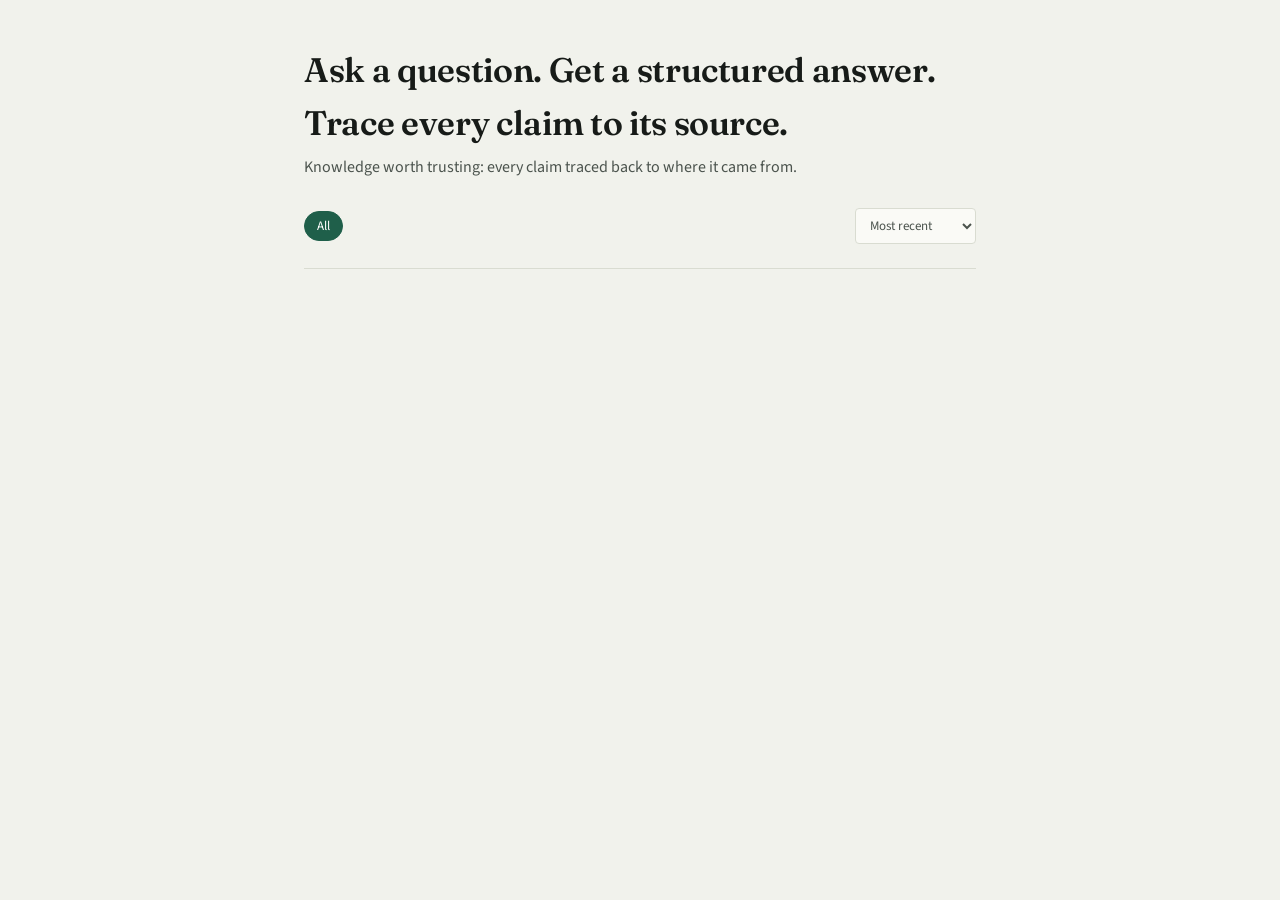
<file: index.html>
<!DOCTYPE html>
<html lang="en">
<head>
<meta charset="UTF-8">
<meta name="viewport" content="width=device-width, initial-scale=1.0">
<title>Vequence: Research, sourced and sequenced</title>
<link rel="stylesheet" href="styles.css">
  <link rel="manifest" href="./manifest.json">
<meta name="theme-color" content="#ffffff">
</head>
<body>

<header id="site-header"></header>

<main class="shell-narrow">
  <div style="padding-top:44px;">
    <h1 class="page-title">Ask a question. Get a structured answer. Trace every claim to its source.</h1>
    <p class="page-sub">Knowledge worth trusting: every claim traced back to where it came from.</p>
  </div>

  <div class="filter-bar" id="filter-bar">
    <div class="chip-row" id="tag-filters">
      <button class="chip active" data-category="">All</button>
    </div>
    <select class="sort-select" id="sort-select">
      <option value="recent" selected>Most recent</option>
      <option value="for-you">For you</option>
      <option value="popular">Most liked</option>
      <option value="discussed">Most discussed</option>
    </select>
  </div>

  <div id="people-results"></div>
  <div id="feed"></div>
  <div id="feed-empty"></div>
</main>

<footer id="site-footer"></footer>

<script type="module">
import {
  supabase, requireAuth, initHeader, initFooter, escapeHtml, formatDate,
  avatarHtml, qs, toast, getCurrentProfile, adminBadgeHtml, readingTimeLabel, articleReadingMinutes } from './app.js';

const feedEl = document.getElementById('feed');
const emptyEl = document.getElementById('feed-empty');
const peopleEl = document.getElementById('people-results');
const tagFiltersEl = document.getElementById('tag-filters');
const sortSelect = document.getElementById('sort-select');
let realtimeChannel = null;
let loadFeedToken = 0;

let activeCategory = '';
let sortMode = 'recent';
const searchQuery = qs('q') || '';
let session = null;
let myProfile = null;
let userInterests = [];
let followingIds = new Set();
let likedArticleIds = new Set();
/** When true, helper accounts (+ @voyeger) are excluded from Discover. Controlled in Settings. */
let hideHelpersEnabled = false;
let hiddenAuthorIds = new Set();
const HIDDEN_USERNAMES = new Set(['voyeger']);
const HIDE_HELPERS_KEY = 'vequence-hide-helpers';

function readHideHelpersPref(session) {
  const meta = session?.user?.user_metadata?.hide_helper_articles;
  if (typeof meta === 'boolean') return meta;
  try {
    const v = localStorage.getItem(HIDE_HELPERS_KEY);
    if (v === '1' || v === 'true') return true;
    if (v === '0' || v === 'false') return false;
  } catch (_) {}
  return false; // default OFF → helpers visible
}

const CATEGORIES = ['Neuroscience', 'Technology', 'Health', 'Economics', 'Physics', 'Psychology', 'Climate', 'AI & ML'];

(async () => {
  // Gate: must be signed in to use Discover
  session = await requireAuth('auth.html');
  if (!session) return;

  const header = await initHeader('discover');
  myProfile = header.profile;
  initFooter();

  // Load personalization signals in parallel
  const [interestsFromMeta, followsRes, likesRes] = await Promise.all([
    Promise.resolve(session.user.user_metadata?.interests || []),
    supabase.from('follows').select('followed_id').eq('follower_id', session.user.id),
    supabase.from('likes').select('article_id').eq('user_id', session.user.id).limit(200)
  ]);

  try {
    const local = JSON.parse(localStorage.getItem('vequence-interests') || '[]');
    userInterests = Array.isArray(interestsFromMeta) && interestsFromMeta.length
      ? interestsFromMeta
      : (Array.isArray(local) ? local : []);
  } catch (_) {
    userInterests = Array.isArray(interestsFromMeta) ? interestsFromMeta : [];
  }

  followingIds = new Set((followsRes.data || []).map(f => f.followed_id));
  likedArticleIds = new Set((likesRes.data || []).map(l => l.article_id));

  // Preference: hide helper / @voyeger articles only when enabled in Settings
  hideHelpersEnabled = readHideHelpersPref(session);
  hiddenAuthorIds = new Set();
  if (hideHelpersEnabled) {
    try {
      const { data: hiddenUsers } = await supabase
        .from('users')
        .select('id, username, is_helper')
        .or('is_helper.eq.true,username.ilike.voyeger');
      hiddenAuthorIds = new Set(
        (hiddenUsers || [])
          .filter(u => u.is_helper || HIDDEN_USERNAMES.has(String(u.username || '').toLowerCase()))
          .map(u => u.id)
      );
      const { data: named } = await supabase
        .from('users')
        .select('id, username')
        .in('username', [...HIDDEN_USERNAMES]);
      for (const u of named || []) hiddenAuthorIds.add(u.id);
    } catch (_) {
      hiddenAuthorIds = new Set();
    }
  }

  // Default sort: For you when we have signals, else recent
  if (!userInterests.length && !followingIds.size) {
    sortMode = 'recent';
    sortSelect.value = 'recent';
  }

  renderCategoryChips();
  loadFeed();
  subscribeRealtime();
})();

function renderCategoryChips() {
  // Prioritize interest categories at the front when present
  const ordered = [
    ...CATEGORIES.filter(c => userInterests.includes(c)),
    ...CATEGORIES.filter(c => !userInterests.includes(c))
  ];
  tagFiltersEl.innerHTML =
    `<button class="chip ${activeCategory === '' ? 'active' : ''}" data-category="">All</button>` +
    ordered.map(c =>
      `<button class="chip ${activeCategory === c ? 'active' : ''} ${userInterests.includes(c) ? 'interest-chip' : ''}" data-category="${escapeHtml(c)}">${escapeHtml(c)}</button>`
    ).join('');

  tagFiltersEl.querySelectorAll('.chip').forEach(chip => {
    chip.addEventListener('click', () => {
      activeCategory = chip.dataset.category;
      renderCategoryChips();
      loadFeed();
    });
  });
}

function rowSkeleton() {
  return `
    <div class="article-row">
      <div class="article-row-thumb skeleton" style="width:160px;height:100px;"></div>
      <div class="article-row-main">
        <div class="skeleton" style="width:120px;height:14px;margin-bottom:10px;"></div>
        <div class="skeleton" style="width:80%;height:26px;margin-bottom:10px;"></div>
        <div class="skeleton" style="width:60%;height:16px;margin-bottom:16px;"></div>
        <div class="skeleton" style="width:180px;height:14px;"></div>
      </div>
    </div>`;
}

function articleRow(article) {
  const author = article.users;
  const img = article.hero_image_url
    ? `<a href="article.html?slug=${encodeURIComponent(article.slug)}" class="article-row-thumb"><img src="${escapeHtml(article.hero_image_url)}" alt="" loading="lazy"></a>`
    : '';
  return `
    <article class="article-row">
      ${img}
      <div class="article-row-main">
        ${article.category ? `<div class="kicker">${escapeHtml(article.category)}</div>` : ''}
        <h2><a href="article.html?slug=${encodeURIComponent(article.slug)}">${escapeHtml(article.title)}</a></h2>
        ${article.subtitle ? `<p class="dek">${escapeHtml(article.subtitle)}</p>` : ''}
        <div class="byline">
          ${avatarHtml(author, 22)}
          <span class="author-name">${escapeHtml(author?.display_name || author?.username || 'Unknown')} ${adminBadgeHtml(author)}</span>
          <span>·</span>
          <span>${formatDate(article.published_at || article.created_at)}</span>
          <span>·</span>
          <span>${readingTimeLabel(articleReadingMinutes(article))}</span>
        </div>
        <div class="article-row-stats">
          ${article.sources_count > 0 ? `<span class="evidence-badge">📎 ${article.sources_count} source${article.sources_count > 1 ? 's' : ''}</span>` : ''}
          <span>♥ ${article.like_count || 0}</span>
          <span>💬 ${article.comment_count || 0}</span>
        </div>
      </div>
    </article>`;
}

/**
 * Personalized ranking score.
 * Combines: interest match, following author, engagement, evidence quality, recency.
 */
function scoreArticle(a, now = Date.now()) {
  let score = 0;

  // Interest / category affinity
  if (userInterests.includes(a.category)) score += 40;

  // Tag overlap with interests (soft match)
  const tagNames = (a.article_tags || []).map(t => t.tags?.name).filter(Boolean);
  for (const t of tagNames) {
    if (userInterests.some(i => i.toLowerCase() === t.toLowerCase())) score += 8;
  }

  // Authors you follow
  if (followingIds.has(a.author_id)) score += 35;

  // Evidence quality signal
  const srcCount = a.sources_count || 0;
  score += Math.min(srcCount * 4, 20);

  // Engagement (log-ish dampening)
  const likes = a.like_count || 0;
  const comments = a.comment_count || 0;
  score += Math.min(likes * 1.5, 25);
  score += Math.min(comments * 2, 20);

  // Recency: stronger preference for latest articles (half-life ~3 days)
  const published = new Date(a.published_at || a.created_at || 0).getTime();
  const ageDays = Math.max(0, (now - published) / 86400000);
  const recency = 55 * Math.exp(-ageDays / 3);
  score += recency;

  // Mild boost for having a cover image (completeness)
  if (a.hero_image_url) score += 3;

  // Don't over-rank things the user already liked (slight demotion for variety)
  if (likedArticleIds.has(a.id)) score -= 5;

  return score;
}

async function loadPeople() {
  if (!peopleEl) return;
  if (!searchQuery) {
    peopleEl.innerHTML = '';
    return;
  }
  const q = searchQuery.trim();
  let peopleQuery = supabase
    .from('users')
    .select('id, username, display_name, avatar_url, bio, is_admin, is_helper')
    .or(`username.ilike.%${q}%,display_name.ilike.%${q}%`)
    .order('username', { ascending: true })
    .limit(12);
  if (hideHelpersEnabled) peopleQuery = peopleQuery.eq('is_helper', false);

  const { data, error } = await peopleQuery;

  const people = (data || []).filter(u => {
    if (!hideHelpersEnabled) return true;
    if (u.is_helper) return false;
    if (HIDDEN_USERNAMES.has(String(u.username || '').toLowerCase())) return false;
    return true;
  });
  if (error || !people.length) {
    peopleEl.innerHTML = '';
    return;
  }

  peopleEl.innerHTML = `
    <section class="people-results-section" style="margin-bottom:28px;">
      <h2 class="section-label" style="font-size:13px;letter-spacing:0.04em;text-transform:uppercase;opacity:0.7;margin-bottom:12px;">People</h2>
      <div class="people-grid" style="display:grid;gap:10px;">
        ${people.map(u => `
          <a href="profile.html?u=${encodeURIComponent(u.username)}" class="people-row" style="display:flex;align-items:center;gap:12px;padding:10px 12px;border-radius:10px;text-decoration:none;color:inherit;background:var(--surface-2, transparent);">
            ${avatarHtml(u, 40)}
            <div style="min-width:0;flex:1;">
              <div style="font-weight:600;display:flex;align-items:center;gap:6px;">
                ${escapeHtml(u.display_name || u.username)} ${adminBadgeHtml(u)}
              </div>
              <div style="font-size:13px;opacity:0.7;">@${escapeHtml(u.username)}</div>
              ${u.bio ? `<div style="font-size:13px;opacity:0.75;margin-top:2px;white-space:nowrap;overflow:hidden;text-overflow:ellipsis;">${escapeHtml(u.bio)}</div>` : ''}
            </div>
          </a>
        `).join('')}
      </div>
    </section>`;
}

async function loadFeed() {
  const token = ++loadFeedToken;
  feedEl.innerHTML = rowSkeleton() + rowSkeleton() + rowSkeleton();
  emptyEl.innerHTML = '';

  // People search runs in parallel with articles when there is a query
  const peoplePromise = loadPeople();

  let query = supabase
    .from('articles')
    .select('*, users(username, display_name, avatar_url, is_admin, is_helper), article_tags(tags(name)), sources(id)')
    .eq('status', 'published');

  // Server-side exclude helper / blocked authors only when preference is on
  if (hideHelpersEnabled && hiddenAuthorIds.size) {
    query = query.not('author_id', 'in', `(${[...hiddenAuthorIds].join(',')})`);
  }

  if (activeCategory) query = query.eq('category', activeCategory);
  if (searchQuery) {
    // Search title, subtitle, and category
    query = query.or(`title.ilike.%${searchQuery}%,subtitle.ilike.%${searchQuery}%,category.ilike.%${searchQuery}%`);
  }

  // Fetch a wider pool when ranking client-side for "for you"
  const limit = sortMode === 'for-you' ? 60 : 30;

  // Always prefer newest as the primary ordering; secondary sorts layer on top
  if (sortMode === 'popular') query = query.order('like_count', { ascending: false }).order('published_at', { ascending: false });
  else if (sortMode === 'discussed') query = query.order('comment_count', { ascending: false }).order('published_at', { ascending: false });
  else query = query.order('published_at', { ascending: false }); // recent + for-you base pool

  const { data, error } = await query.limit(limit);
  await peoplePromise;

  // Ignore stale responses if a newer loadFeed started
  if (token !== loadFeedToken) return;

  if (error) {
    toast('Could not load articles', 'error');
    feedEl.innerHTML = '';
    return;
  }

  let articles = (data || [])
    .filter(a => {
      if (!hideHelpersEnabled) return true;
      const uname = String(a.users?.username || '').toLowerCase();
      if (a.users?.is_helper) return false;
      if (HIDDEN_USERNAMES.has(uname)) return false;
      if (a.author_id && hiddenAuthorIds.has(a.author_id)) return false;
      return true;
    })
    .map(a => ({
      ...a,
      sources_count: (a.sources || []).length
    }));

  if (sortMode === 'for-you') {
    const now = Date.now();
    articles = articles
      .map(a => ({ a, s: scoreArticle(a, now) }))
      .sort((x, y) => y.s - x.s)
      .map(x => x.a);
  }

  articles = articles.slice(0, 30);

  if (articles.length === 0) {
    feedEl.innerHTML = '';
    const hasPeople = peopleEl && peopleEl.innerHTML.trim().length > 0;
    emptyEl.innerHTML = hasPeople ? '' : `
      <div class="empty-state">
        <h3>Nothing here yet</h3>
        <p>${searchQuery ? `No articles matched "${escapeHtml(searchQuery)}".` : 'Be the first to publish research in this topic.'}</p>
      </div>`;
    return;
  }

  emptyEl.innerHTML = '';
  feedEl.innerHTML = articles.map(articleRow).join('');
}

function subscribeRealtime() {
  if (realtimeChannel) {
    try { supabase.removeChannel(realtimeChannel); } catch (_) {}
    realtimeChannel = null;
  }

  // Live updates: new/updated published articles appear without manual refresh
  realtimeChannel = supabase
    .channel('vequence-articles-feed')
    .on(
      'postgres_changes',
      { event: 'INSERT', schema: 'public', table: 'articles' },
      (payload) => {
        if (payload.new?.status === 'published') {
          // Soft refresh so the latest article shows up immediately
          loadFeed();
        }
      }
    )
    .on(
      'postgres_changes',
      { event: 'UPDATE', schema: 'public', table: 'articles' },
      (payload) => {
        // Status changed to published, or engagement counts updated
        if (payload.new?.status === 'published') {
          loadFeed();
        } else if (payload.old?.status === 'published' && payload.new?.status !== 'published') {
          loadFeed();
        }
      }
    )
    .on(
      'postgres_changes',
      { event: 'DELETE', schema: 'public', table: 'articles' },
      () => { loadFeed(); }
    )
    .subscribe((status) => {
      if (status === 'SUBSCRIBED') {
        // Connected — feed stays live
      }
    });

  // Clean up when leaving the page
  window.addEventListener('beforeunload', () => {
    if (realtimeChannel) {
      try { supabase.removeChannel(realtimeChannel); } catch (_) {}
    }
  });
}

sortSelect.addEventListener('change', () => {
  sortMode = sortSelect.value;
  loadFeed();
});
</script>
</body>
</html>
</file>
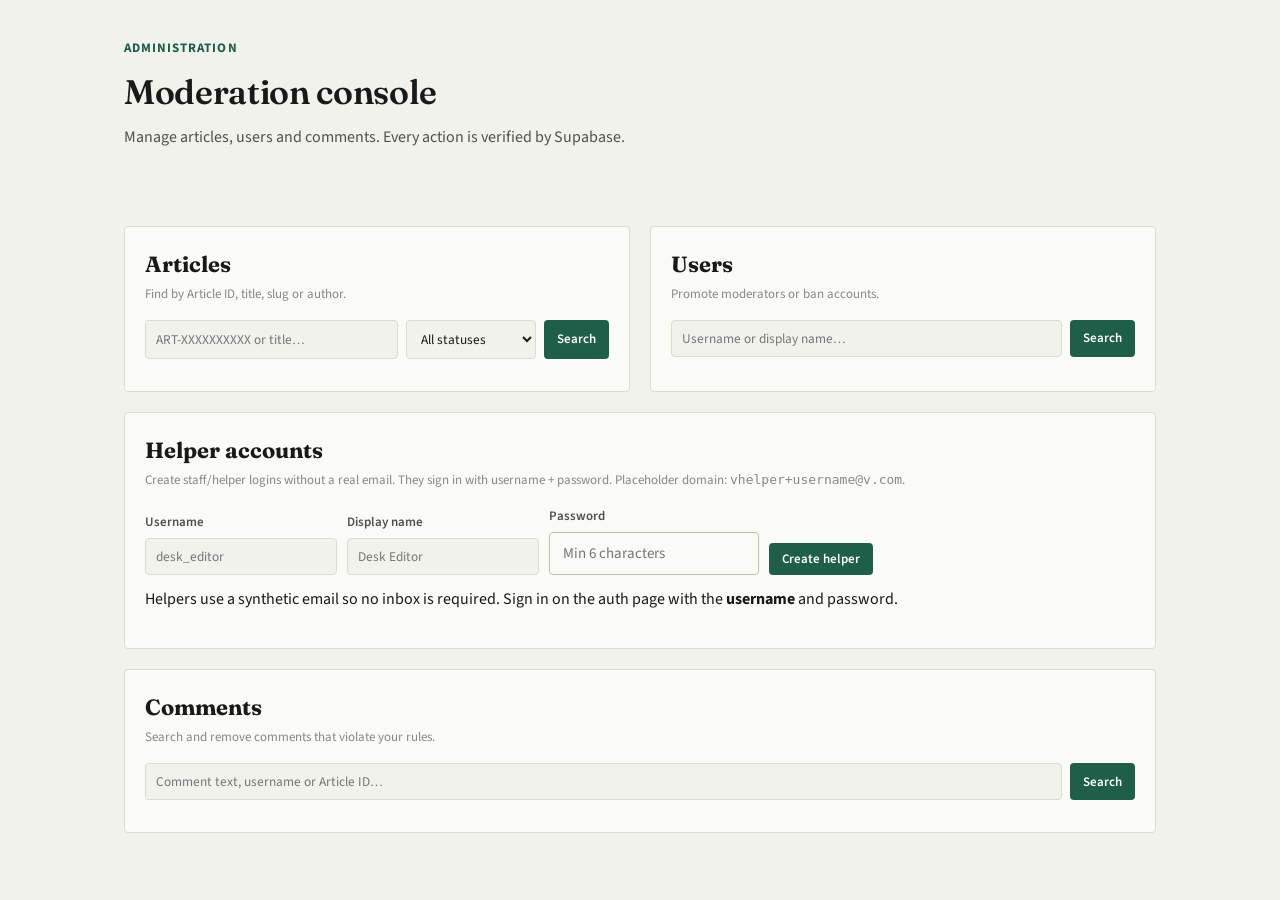
<file: admin.html>
<!DOCTYPE html>
<html lang="en">
<head>
  <link rel="manifest" href="./manifest.json">
<meta name="theme-color" content="#ffffff">
<meta charset="UTF-8">
<meta name="viewport" content="width=device-width, initial-scale=1.0">
<title>Admin — Vequence</title>
<link rel="stylesheet" href="styles.css">
<style>
.admin-modal[hidden] { display: none !important; }
.admin-modal {
  position: fixed; inset: 0; z-index: 10000;
  display: flex; align-items: center; justify-content: center;
  padding: 20px;
}
.admin-modal-backdrop {
  position: absolute; inset: 0;
  background: rgba(15, 18, 16, 0.55);
  backdrop-filter: blur(2px);
}
.admin-modal-panel {
  position: relative;
  width: min(520px, 100%);
  max-height: min(88vh, 720px);
  overflow: auto;
  background: var(--paper, #fff);
  color: var(--ink, #171b18);
  border: 1px solid var(--hairline, rgba(0,0,0,0.1));
  border-radius: 14px;
  box-shadow: 0 20px 50px rgba(0,0,0,0.25);
}
.admin-modal-head {
  display: flex; align-items: center; justify-content: space-between;
  gap: 12px; padding: 16px 18px;
  border-bottom: 1px solid var(--hairline, rgba(0,0,0,0.1));
  position: sticky; top: 0; background: var(--paper, #fff); z-index: 1;
}
.admin-modal-head h2 { margin: 0; font-size: 18px; }
.admin-modal-body { padding: 16px 18px 22px; }
.admin-info-grid {
  display: grid;
  grid-template-columns: 140px 1fr;
  gap: 10px 14px;
  font-size: 14px;
}
.admin-info-grid dt {
  color: var(--ink-faint, #6b726e);
  font-weight: 600;
  font-size: 12px;
  text-transform: uppercase;
  letter-spacing: 0.03em;
  padding-top: 2px;
}
.admin-info-grid dd { margin: 0; word-break: break-word; }
.admin-info-avatar {
  width: 56px; height: 56px; border-radius: 50%;
  object-fit: cover; background: var(--hairline);
}
.admin-info-note {
  margin-top: 14px; padding: 10px 12px;
  border-radius: 8px;
  background: var(--paper-raised, rgba(0,0,0,0.04));
  font-size: 13px; color: var(--ink-soft, #444);
}
.admin-info-stats {
  display: grid;
  grid-template-columns: repeat(auto-fit, minmax(90px, 1fr));
  gap: 8px;
  margin: 14px 0 4px;
}
.admin-info-stat {
  border: 1px solid var(--hairline, rgba(0,0,0,0.1));
  border-radius: 10px;
  padding: 10px 12px;
  text-align: center;
}
.admin-info-stat strong { display: block; font-size: 18px; }
.admin-info-stat span { font-size: 11px; color: var(--ink-faint); text-transform: uppercase; letter-spacing: 0.04em; }
</style>
</head>
<body>
<header id="site-header"></header>
<main class="shell" style="padding-top:38px;padding-bottom:60px;">
  <div class="admin-heading">
    <div>
      <div class="kicker">Administration</div>
      <h1 class="page-title">Moderation console</h1>
      <p class="page-sub">Manage articles, users and comments. Every action is verified by Supabase.</p>
    </div>
  </div>

  <section class="admin-stats" id="admin-stats"></section>

  <div class="admin-grid">
    <section class="admin-card">
      <div class="admin-card-head"><div><h2>Articles</h2><p>Find by Article ID, title, slug or author.</p></div></div>
      <div class="admin-toolbar">
        <input id="article-search" placeholder="ART-XXXXXXXXXX or title…">
        <select id="article-status"><option value="">All statuses</option><option value="published">Published</option><option value="draft">Draft</option></select>
        <button class="btn btn-primary btn-sm" id="article-search-btn">Search</button>
      </div>
      <div id="articles-list"></div>
    </section>

    <section class="admin-card">
      <div class="admin-card-head"><div><h2>Users</h2><p>Promote moderators or ban accounts.</p></div></div>
      <div class="admin-toolbar">
        <input id="user-search" placeholder="Username or display name…">
        <button class="btn btn-primary btn-sm" id="user-search-btn">Search</button>
      </div>
      <div id="users-list"></div>
    </section>
  </div>

  <section class="admin-card" style="margin-top:20px;">
    <div class="admin-card-head"><div><h2>Helper accounts</h2><p>Create staff/helper logins without a real email. They sign in with username + password. Placeholder domain: <code>vhelper+username@v.com</code>.</p></div></div>
    <form id="helper-form" class="admin-toolbar" style="flex-wrap:wrap;align-items:flex-end;gap:10px;">
      <div class="field" style="margin:0;min-width:140px;">
        <label for="helper-username">Username</label>
        <input id="helper-username" required pattern="[a-zA-Z0-9_]{3,30}" placeholder="desk_editor" autocomplete="off">
      </div>
      <div class="field" style="margin:0;min-width:160px;">
        <label for="helper-display">Display name</label>
        <input id="helper-display" placeholder="Desk Editor" autocomplete="off">
      </div>
      <div class="field" style="margin:0;min-width:160px;">
        <label for="helper-password">Password</label>
        <input id="helper-password" type="password" required minlength="6" placeholder="Min 6 characters" autocomplete="new-password">
      </div>
      <button type="submit" class="btn btn-primary btn-sm" id="helper-create-btn">Create helper</button>
    </form>
    <p class="hint" id="helper-hint" style="margin-top:8px;">Helpers use a synthetic email so no inbox is required. Sign in on the auth page with the <strong>username</strong> and password.</p>
    <div id="helpers-list" style="margin-top:12px;"></div>
  </section>

  <section class="admin-card" style="margin-top:20px;">
    <div class="admin-card-head"><div><h2>Comments</h2><p>Search and remove comments that violate your rules.</p></div></div>
    <div class="admin-toolbar">
      <input id="comment-search" placeholder="Comment text, username or Article ID…">
      <button class="btn btn-primary btn-sm" id="comment-search-btn">Search</button>
    </div>
    <div id="comments-list"></div>
  </section>
</main>

<!-- Account info modal -->
<div id="user-info-modal" class="admin-modal" hidden>
  <div class="admin-modal-backdrop" data-close-modal></div>
  <div class="admin-modal-panel" role="dialog" aria-modal="true" aria-labelledby="user-info-title">
    <div class="admin-modal-head">
      <h2 id="user-info-title">Account info</h2>
      <button type="button" class="icon-btn" id="user-info-close" title="Close" data-close-modal aria-label="Close">✕</button>
    </div>
    <div id="user-info-body" class="admin-modal-body">
      <div class="admin-empty">Loading…</div>
    </div>
  </div>
</div>

<footer id="site-footer"></footer>

<script type="module">
import { supabase, requireAdmin, initHeader, initFooter, escapeHtml, formatDate, toast, helperEmail, createEphemeralAuthClient } from './app.js';

let session;

(async () => {
  session = await requireAdmin('auth.html');
  if (!session) return;
  await initHeader();
  initFooter();
  await Promise.all([loadDashboard(), loadArticles(), loadUsers(), loadComments(), loadHelpers()]);
})();

async function rpc(name, args = {}) {
  const { data, error } = await supabase.rpc(name, args);
  if (error) { toast(error.message, 'error'); throw error; }
  return data;
}

async function loadDashboard() {
  try {
    const d = await rpc('admin_dashboard');
    document.getElementById('admin-stats').innerHTML = [
      ['Users', d.users], ['Banned', d.banned_users], ['Admins', d.admins],
      ['Articles', d.articles], ['Published', d.published_articles], ['Drafts', d.draft_articles], ['Comments', d.comments]
    ].map(([label, value]) => `<div class="admin-stat"><strong>${value}</strong><span>${label}</span></div>`).join('');
  } catch (_) {}
}

async function loadArticles() {
  const search = document.getElementById('article-search').value.trim() || null;
  const status = document.getElementById('article-status').value || null;
  let rows;
  try { rows = await rpc('admin_find_articles', { p_search: search, p_status: status }); } catch (_) { return; }
  const el = document.getElementById('articles-list');
  if (!rows?.length) { el.innerHTML = `<div class="admin-empty">No articles found.</div>`; return; }
  el.innerHTML = rows.map(a => `
    <div class="admin-row">
      <div class="admin-row-main">
        <div class="admin-id">${escapeHtml(a.article_code)}</div>
        <h3>${escapeHtml(a.title)}</h3>
        <div class="admin-meta">${escapeHtml(a.author_display_name || a.author_username)} · ${escapeHtml(a.status || 'unknown')} · ${formatDate(a.created_at)} · ${a.like_count || 0} likes · ${a.comment_count || 0} comments</div>
      </div>
      <div class="admin-actions">
        <a class="btn btn-quiet btn-sm" href="article.html?slug=${encodeURIComponent(a.slug)}" target="_blank">View</a>
        ${a.status === 'published' ? `<button class="btn btn-quiet btn-sm" data-action="unpublish" data-code="${escapeHtml(a.article_code)}">Unpublish</button>` : `<button class="btn btn-quiet btn-sm" data-action="publish" data-code="${escapeHtml(a.article_code)}">Publish</button>`}
        <button class="btn btn-danger btn-sm" data-action="delete-article" data-code="${escapeHtml(a.article_code)}">Remove</button>
      </div>
    </div>`).join('');

  el.querySelectorAll('[data-action="delete-article"]').forEach(btn => btn.addEventListener('click', async () => {
    const code = btn.dataset.code;
    if (!confirm(`Permanently remove article ${code}? This also removes its sources, tags, likes, bookmarks and comments.`)) return;
    try { await rpc('admin_delete_article', { p_article_ref: code }); toast(`${code} removed`); await refresh(); } catch (_) {}
  }));
  el.querySelectorAll('[data-action="publish"],[data-action="unpublish"]').forEach(btn => btn.addEventListener('click', async () => {
    const status = btn.dataset.action === 'publish' ? 'published' : 'draft';
    try { await rpc('admin_set_article_status', { p_article_ref: btn.dataset.code, p_status: status }); toast(status === 'published' ? 'Article published' : 'Article unpublished'); await refresh(); } catch (_) {}
  }));
}

async function loadUsers() {
  const search = document.getElementById('user-search').value.trim() || null;
  let rows;
  try { rows = await rpc('admin_find_users', { p_search: search }); } catch (_) { return; }
  const el = document.getElementById('users-list');
  if (!rows?.length) { el.innerHTML = `<div class="admin-empty">No users found.</div>`; return; }
  el.innerHTML = rows.map(u => `
    <div class="admin-row">
      <div class="admin-row-main">
        <div><strong>@${escapeHtml(u.username)}</strong> ${u.is_admin ? '<span class="admin-badge">ADMIN</span>' : ''} ${u.banned_at ? '<span class="ban-badge">BANNED</span>' : ''}</div>
        <div class="admin-meta">${escapeHtml(u.display_name || '')} · ${u.article_count} articles · joined ${formatDate(u.created_at)}</div>
        ${u.banned_at && u.ban_reason ? `<div class="admin-ban-reason">Reason: ${escapeHtml(u.ban_reason)}</div>` : ''}
      </div>
      <div class="admin-actions">
        <button class="btn btn-primary btn-sm" data-user-info="${escapeHtml(u.username)}">View account info</button>
        ${u.is_admin ? `<button class="btn btn-quiet btn-sm" data-user-admin="false" data-username="${escapeHtml(u.username)}">Remove admin</button>` : `<button class="btn btn-quiet btn-sm" data-user-admin="true" data-username="${escapeHtml(u.username)}">Make admin</button>`}
        ${u.banned_at ? `<button class="btn btn-quiet btn-sm" data-user-ban="false" data-username="${escapeHtml(u.username)}">Unban</button>` : `<button class="btn btn-danger btn-sm" data-user-ban="true" data-username="${escapeHtml(u.username)}">Ban</button>`}
      </div>
    </div>`).join('');

  el.querySelectorAll('[data-user-admin]').forEach(btn => btn.addEventListener('click', async () => {
    const makeAdmin = btn.dataset.userAdmin === 'true';
    if (!makeAdmin && !confirm(`Remove admin access from @${btn.dataset.username}?`)) return;
    try { await rpc('admin_set_user_admin', { p_username: btn.dataset.username, p_make_admin: makeAdmin }); toast(makeAdmin ? 'Admin access granted' : 'Admin access removed'); await refresh(); } catch (_) {}
  }));
  el.querySelectorAll('[data-user-ban]').forEach(btn => btn.addEventListener('click', async () => {
    const ban = btn.dataset.userBan === 'true';
    let reason = null;
    if (ban) {
      reason = prompt(`Reason for banning @${btn.dataset.username}?`) || '';
      if (!confirm(`Ban @${btn.dataset.username}?`)) return;
    } else if (!confirm(`Unban @${btn.dataset.username}?`)) return;
    try { await rpc('admin_set_user_banned', { p_username: btn.dataset.username, p_banned: ban, p_reason: reason }); toast(ban ? 'User banned' : 'User unbanned'); await refresh(); } catch (_) {}
  }));
  el.querySelectorAll('[data-user-info]').forEach(btn => btn.addEventListener('click', () => {
    openUserInfoModal(btn.dataset.userInfo);
  }));
}

function closeUserInfoModal() {
  const modal = document.getElementById('user-info-modal');
  if (modal) modal.hidden = true;
}

async function openUserInfoModal(username) {
  const modal = document.getElementById('user-info-modal');
  const body = document.getElementById('user-info-body');
  const title = document.getElementById('user-info-title');
  if (!modal || !body) return;
  modal.hidden = false;
  title.textContent = `Account · @${username}`;
  body.innerHTML = `<div class="admin-empty">Loading account info…</div>`;

  try {
    const info = await rpc('admin_get_user_info', { p_username: username });
    const badges = [
      info.is_admin ? '<span class="admin-badge">ADMIN</span>' : '',
      info.is_helper ? '<span class="admin-badge">HELPER</span>' : '',
      info.banned_at ? '<span class="ban-badge">BANNED</span>' : ''
    ].filter(Boolean).join(' ');

    const avatar = info.avatar_url
      ? `<img class="admin-info-avatar" src="${escapeHtml(info.avatar_url)}" alt="">`
      : `<div class="admin-info-avatar" style="display:flex;align-items:center;justify-content:center;font-weight:700;">${escapeHtml((info.display_name || info.username || '?').slice(0,1).toUpperCase())}</div>`;

    body.innerHTML = `
      <div style="display:flex;align-items:center;gap:14px;margin-bottom:16px;">
        ${avatar}
        <div>
          <div style="font-size:18px;font-weight:700;">${escapeHtml(info.display_name || info.username || '')} ${badges}</div>
          <div class="admin-meta">@${escapeHtml(info.username || '')}</div>
        </div>
      </div>

      <div class="admin-info-stats">
        <div class="admin-info-stat"><strong>${Number(info.article_count || 0)}</strong><span>Articles</span></div>
        <div class="admin-info-stat"><strong>${Number(info.follower_count || 0)}</strong><span>Followers</span></div>
        <div class="admin-info-stat"><strong>${Number(info.following_count || 0)}</strong><span>Following</span></div>
        <div class="admin-info-stat"><strong>${Number(info.like_count || 0)}</strong><span>Likes given</span></div>
        <div class="admin-info-stat"><strong>${Number(info.comment_count || 0)}</strong><span>Comments</span></div>
      </div>

      <dl class="admin-info-grid" style="margin-top:16px;">
        <dt>Username</dt><dd>@${escapeHtml(info.username || '')}</dd>
        <dt>Display name</dt><dd>${escapeHtml(info.display_name || '—')}</dd>
        <dt>Email</dt><dd>${escapeHtml(info.email || '—')}</dd>
        <dt>Password</dt><dd>•••••••• <span class="hint">(not retrievable)</span></dd>
        <dt>User ID</dt><dd><code style="font-size:12px;">${escapeHtml(info.id || '')}</code></dd>
        <dt>Helper account</dt><dd>${info.is_helper ? 'Yes' : 'No'}</dd>
        <dt>Admin</dt><dd>${info.is_admin ? 'Yes' : 'No'}</dd>
        <dt>Email confirmed</dt><dd>${info.email_confirmed_at ? escapeHtml(formatDate(info.email_confirmed_at)) : 'No'}</dd>
        <dt>Last sign-in</dt><dd>${info.last_sign_in_at ? escapeHtml(formatDate(info.last_sign_in_at)) : '—'}</dd>
        <dt>Joined</dt><dd>${info.created_at ? escapeHtml(formatDate(info.created_at)) : '—'}</dd>
        <dt>Banned</dt><dd>${info.banned_at ? escapeHtml(formatDate(info.banned_at)) : 'No'}</dd>
        ${info.ban_reason ? `<dt>Ban reason</dt><dd>${escapeHtml(info.ban_reason)}</dd>` : ''}
        <dt>Bio</dt><dd>${escapeHtml(info.bio || '—')}</dd>
      </dl>

      <div class="admin-info-note">${escapeHtml(info.password_note || 'Passwords are stored as one-way hashes and cannot be viewed from the admin panel.')}</div>
      <div style="margin-top:14px;display:flex;gap:8px;flex-wrap:wrap;">
        <a class="btn btn-quiet btn-sm" href="profile.html?u=${encodeURIComponent(info.username || '')}" target="_blank" rel="noopener">Open profile</a>
        <button type="button" class="btn btn-quiet btn-sm" data-close-modal>Close</button>
      </div>
    `;
  } catch (err) {
    body.innerHTML = `<div class="admin-empty">${escapeHtml(err.message || 'Could not load account info')}</div>`;
  }
}

document.getElementById('user-info-modal')?.addEventListener('click', (e) => {
  if (e.target.closest('[data-close-modal]')) closeUserInfoModal();
});
document.addEventListener('keydown', (e) => {
  if (e.key === 'Escape') closeUserInfoModal();
});


async function loadComments() {
  const search = document.getElementById('comment-search').value.trim() || null;
  let rows;
  try { rows = await rpc('admin_find_comments', { p_search: search }); } catch (_) { return; }
  const el = document.getElementById('comments-list');
  if (!rows?.length) { el.innerHTML = `<div class="admin-empty">No comments found.</div>`; return; }
  el.innerHTML = rows.map(c => `
    <div class="admin-row">
      <div class="admin-row-main">
        <div class="admin-meta"><strong>@${escapeHtml(c.username)}</strong> on ${escapeHtml(c.article_code)} · ${formatDate(c.created_at)}</div>
        <div class="admin-comment">${escapeHtml(c.content)}</div>
      </div>
      <div class="admin-actions"><button class="btn btn-danger btn-sm" data-comment-id="${escapeHtml(c.id)}">Remove</button></div>
    </div>`).join('');
  el.querySelectorAll('[data-comment-id]').forEach(btn => btn.addEventListener('click', async () => {
    if (!confirm('Remove this comment?')) return;
    try { await rpc('admin_delete_comment', { p_comment_id: btn.dataset.commentId }); toast('Comment removed'); await refresh(); } catch (_) {}
  }));
}


async function loadHelpers() {
  const el = document.getElementById('helpers-list');
  if (!el) return;
  const { data, error } = await supabase
    .from('users')
    .select('id, username, display_name, created_at, banned_at')
    .eq('is_helper', true)
    .order('created_at', { ascending: false })
    .limit(50);
  if (error) { el.innerHTML = `<div class="admin-empty">${escapeHtml(error.message)}</div>`; return; }
  if (!data?.length) { el.innerHTML = `<div class="admin-empty">No helper accounts yet.</div>`; return; }
  el.innerHTML = data.map(u => `
    <div class="admin-row">
      <div class="admin-row-main">
        <h3>@${escapeHtml(u.username)} ${u.banned_at ? '<span class="admin-badge" style="background:#b33;">BANNED</span>' : '<span class="admin-badge">HELPER</span>'}</h3>
        <div class="admin-meta">${escapeHtml(u.display_name || '')} · ${helperEmail(u.username)} · ${formatDate(u.created_at)}</div>
      </div>
      <div class="admin-actions">
        <button class="btn btn-primary btn-sm" data-user-info="${escapeHtml(u.username)}">View account info</button>
      </div>
    </div>`).join('');
  el.querySelectorAll('[data-user-info]').forEach(btn => btn.addEventListener('click', () => openUserInfoModal(btn.dataset.userInfo)));
}

document.getElementById('helper-form').addEventListener('submit', async (e) => {
  e.preventDefault();
  const btn = document.getElementById('helper-create-btn');
  const username = document.getElementById('helper-username').value.trim().toLowerCase().replace(/[^a-z0-9_]/g, '');
  const display = document.getElementById('helper-display').value.trim() || username;
  const password = document.getElementById('helper-password').value;
  if (username.length < 3) { toast('Username must be at least 3 characters', 'error'); return; }
  if (password.length < 6) { toast('Password must be at least 6 characters', 'error'); return; }

  // Ensure username not taken
  const { data: taken } = await supabase.from('users').select('id').eq('username', username).maybeSingle();
  if (taken) { toast('Username already taken', 'error'); return; }

  btn.disabled = true;
  const original = btn.textContent;
  btn.innerHTML = '<span class="spinner"></span>';

  try {
    const email = helperEmail(username);
    const ephemeral = createEphemeralAuthClient();
    const { data, error } = await ephemeral.auth.signUp({
      email,
      password,
      options: {
        data: {
          username,
          display_name: display,
          is_helper: true
        }
      }
    });
    if (error) throw error;
    const userId = data.user?.id;
    if (!userId) throw new Error('No user returned — check Auth email confirmation settings (helpers need signup without blocking).');

    // Mark profile via admin RPC (creates/updates public.users with is_helper)
    await rpc('admin_mark_helper', { p_user_id: userId, p_username: username, p_display_name: display });

    toast(`Helper @${username} created — sign in with that username`);
    document.getElementById('helper-form').reset();
    await loadHelpers();
    await loadDashboard();
  } catch (err) {
    toast(err.message || 'Could not create helper', 'error');
  } finally {
    btn.disabled = false;
    btn.textContent = original;
  }
});

async function refresh() { await Promise.all([loadDashboard(), loadArticles(), loadUsers(), loadComments(), loadHelpers()]); }
document.getElementById('article-search-btn').addEventListener('click', loadArticles);
document.getElementById('article-status').addEventListener('change', loadArticles);
document.getElementById('user-search-btn').addEventListener('click', loadUsers);
document.getElementById('comment-search-btn').addEventListener('click', loadComments);
['article-search','user-search','comment-search'].forEach(id => document.getElementById(id).addEventListener('keydown', e => { if (e.key === 'Enter') document.getElementById(id.replace('-search','-search-btn')).click(); }));
</script>
</body>
</html>
</file>
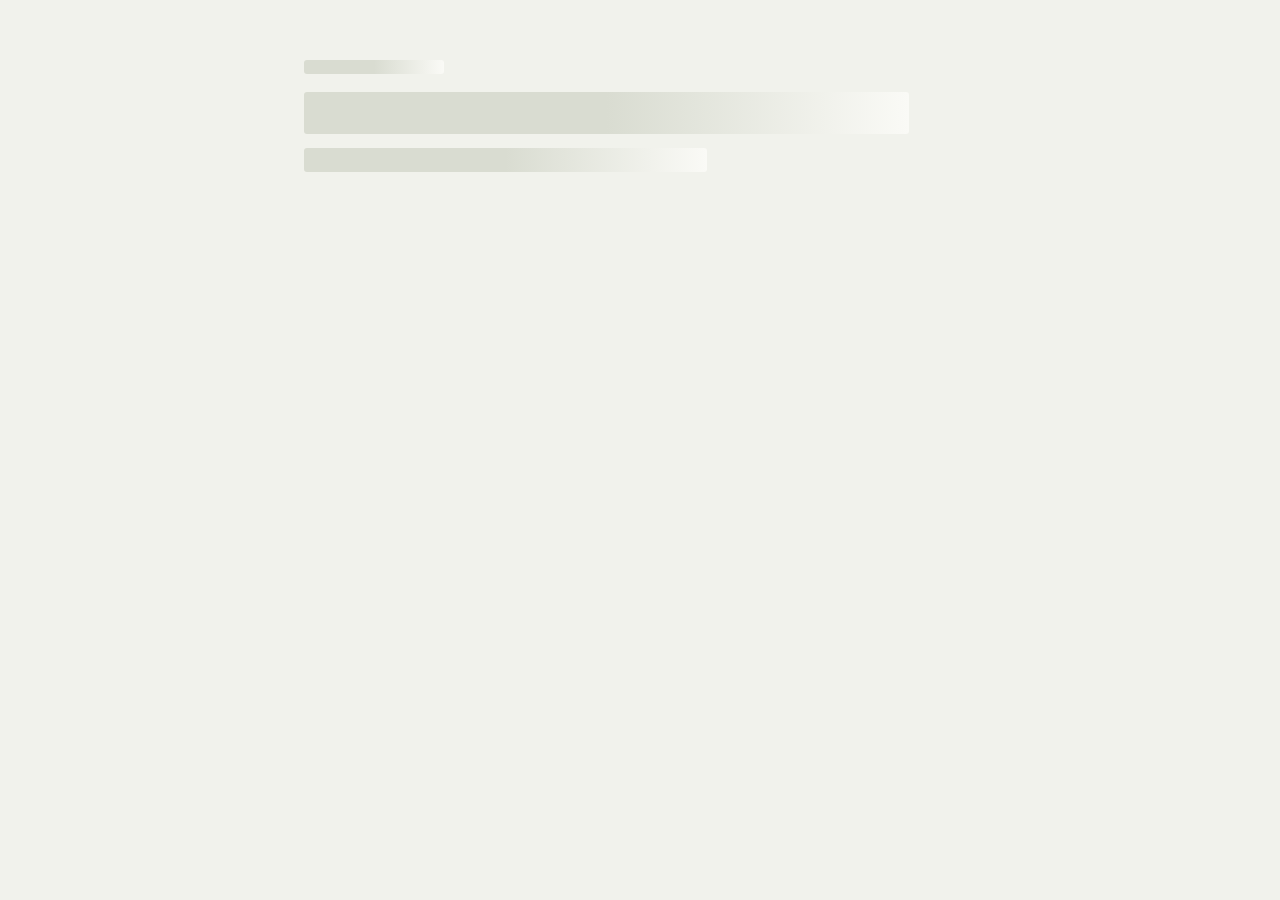
<file: article.html>
<!DOCTYPE html>
<html lang="en">
<head>
<meta charset="UTF-8">
<meta name="viewport" content="width=device-width, initial-scale=1.0">
<title>Vequence</title>
<link rel="stylesheet" href="styles.css">
  <link rel="manifest" href="./manifest.json">
<meta name="theme-color" content="#ffffff">
</head>
<body>

<header id="site-header"></header>

<main class="shell-narrow" id="article-root">
  <div style="padding-top:60px;">
    <div class="skeleton" style="width:140px;height:14px;margin-bottom:18px;"></div>
    <div class="skeleton" style="width:90%;height:42px;margin-bottom:14px;"></div>
    <div class="skeleton" style="width:60%;height:24px;margin-bottom:30px;"></div>
  </div>
</main>

<div class="shell-narrow" id="related-root"></div>
<div class="shell-narrow" id="comments-root"></div>

<footer id="site-footer"></footer>

<script type="module">
import {
  supabase, initHeader, initFooter, getSession, getCurrentProfile,
  renderMarkdown, escapeHtml, formatDate, timeAgo, avatarHtml, toast, adminBadgeHtml, authRedirectUrl, readingTime, readingTimeLabel, articleReadingMinutes } from './app.js';

const slug = new URLSearchParams(window.location.search).get('slug');
const root = document.getElementById('article-root');
const relatedRoot = document.getElementById('related-root');
const commentsRoot = document.getElementById('comments-root');

let session, myProfile, article, iLiked = false, iBookmarked = false;

(async () => {
  const headerInfo = await initHeader();
  session = headerInfo.session;
  myProfile = headerInfo.profile;
  initFooter();

  if (!slug) { showNotFound(); return; }

  const { data, error } = await supabase
    .from('articles')
    .select('*, users(id, username, display_name, avatar_url, bio), article_tags(tags(id, name, slug)), sources(*)')
    .eq('slug', slug)
    .single();

  if (error || !data) { showNotFound(); return; }
  article = data;

  // Live estimate from body markdown (falls back to stored column)
  article._readMins = articleReadingMinutes(article);

  if (article.status !== 'published' && (!session || session.user.id !== article.author_id)) {
    showNotFound(); return;
  }

  // fire-and-forget view count
  supabase.from('articles').update({ view_count: (article.view_count || 0) + 1 }).eq('id', article.id).then(() => {});

  if (session) {
    const [{ data: like }, { data: bm }] = await Promise.all([
      supabase.from('likes').select('id').eq('user_id', session.user.id).eq('article_id', article.id).maybeSingle(),
      supabase.from('bookmarks').select('id').eq('user_id', session.user.id).eq('article_id', article.id).maybeSingle()
    ]);
    iLiked = !!like;
    iBookmarked = !!bm;
  }

  renderArticle();
  loadRelated();
  loadComments();
})();

function showNotFound() {
  root.innerHTML = `<div class="empty-state" style="padding-top:100px;"><h3>Article not found</h3><p>It may have been unpublished or the link is incorrect.</p><a href="index.html" class="btn btn-outline" style="margin-top:16px;">Back to Discover</a></div>`;
}

function heartIcon(filled) {
  return filled
    ? `<svg viewBox="0 0 24 24" fill="currentColor"><path d="M12 21s-6.7-4.35-9.3-8.1C1 10.1 1.6 6.6 4.6 5.1c2.3-1.2 4.8-.3 6.1 1.6l1.3 1.9 1.3-1.9c1.3-1.9 3.8-2.8 6.1-1.6 3 1.5 3.6 5 1.9 7.8C18.7 16.65 12 21 12 21z"/></svg>`
    : `<svg viewBox="0 0 24 24" fill="none" stroke="currentColor" stroke-width="1.8"><path d="M12 21s-6.7-4.35-9.3-8.1C1 10.1 1.6 6.6 4.6 5.1c2.3-1.2 4.8-.3 6.1 1.6l1.3 1.9 1.3-1.9c1.3-1.9 3.8-2.8 6.1-1.6 3 1.5 3.6 5 1.9 7.8C18.7 16.65 12 21 12 21z"/></svg>`;
}
function bookmarkIcon(filled) {
  return filled
    ? `<svg viewBox="0 0 24 24" fill="currentColor"><path d="M6 3h12a1 1 0 0 1 1 1v17l-7-4-7 4V4a1 1 0 0 1 1-1z"/></svg>`
    : `<svg viewBox="0 0 24 24" fill="none" stroke="currentColor" stroke-width="1.8"><path d="M6 3h12a1 1 0 0 1 1 1v17l-7-4-7 4V4a1 1 0 0 1 1-1z"/></svg>`;
}

function shareIcon() {
  return `<svg viewBox="0 0 24 24" fill="none" stroke="currentColor" stroke-width="1.8" stroke-linecap="round" stroke-linejoin="round"><circle cx="18" cy="5" r="3"/><circle cx="6" cy="12" r="3"/><circle cx="18" cy="19" r="3"/><path d="M8.6 13.5l6.8 4M15.4 6.5l-6.8 4"/></svg>`;
}

function articleShareUrl() {
  // Clean absolute URL for this article (slug only)
  const path = `article.html?slug=${encodeURIComponent(article.slug)}`;
  try {
    return new URL(path, window.location.href).href.split('#')[0];
  } catch (_) {
    return (window.location.origin || '') + '/' + path;
  }
}

async function copyToClipboard(text) {
  try {
    if (navigator.clipboard && window.isSecureContext) {
      await navigator.clipboard.writeText(text);
      return true;
    }
  } catch (_) {}
  // Fallback for non-secure contexts / older browsers
  try {
    const ta = document.createElement('textarea');
    ta.value = text;
    ta.setAttribute('readonly', '');
    ta.style.position = 'fixed';
    ta.style.left = '-9999px';
    document.body.appendChild(ta);
    ta.select();
    const ok = document.execCommand('copy');
    document.body.removeChild(ta);
    return ok;
  } catch (_) {
    return false;
  }
}

function positionShareMenu(btn, menu) {
  const rect = btn.getBoundingClientRect();
  const menuWidth = Math.max(190, menu.offsetWidth || 190);
  const pad = 8;
  let left = rect.right - menuWidth;
  let top = rect.bottom + 6;
  // Keep inside the viewport
  left = Math.max(pad, Math.min(left, window.innerWidth - menuWidth - pad));
  menu.style.left = `${Math.round(left)}px`;
  menu.style.top = `${Math.round(top)}px`;
  menu.style.right = 'auto';
  // If it would overflow the bottom, flip above the button
  requestAnimationFrame(() => {
    const h = menu.offsetHeight || 0;
    if (top + h > window.innerHeight - pad && rect.top > h + 12) {
      menu.style.top = `${Math.round(rect.top - h - 6)}px`;
    }
  });
}

function initShare() {
  const btn = document.getElementById('share-btn');
  const menu = document.getElementById('share-menu');
  if (!btn || !menu) return;

  // Move menu to body so no ancestor overflow can clip it
  if (menu.parentElement !== document.body) {
    document.body.appendChild(menu);
  }

  const nativeBtn = document.getElementById('share-native');
  if (nativeBtn && navigator.share) nativeBtn.style.display = '';

  const close = () => {
    menu.classList.remove('open');
    btn.setAttribute('aria-expanded', 'false');
  };

  const openMenu = () => {
    menu.classList.add('open');
    btn.setAttribute('aria-expanded', 'true');
    positionShareMenu(btn, menu);
  };

  btn.addEventListener('click', (e) => {
    e.stopPropagation();
    if (menu.classList.contains('open')) close();
    else openMenu();
  });
  document.addEventListener('click', close);
  window.addEventListener('resize', () => {
    if (menu.classList.contains('open')) positionShareMenu(btn, menu);
  });
  window.addEventListener('scroll', () => {
    if (menu.classList.contains('open')) positionShareMenu(btn, menu);
  }, true);

  menu.addEventListener('click', async (e) => {
    const target = e.target.closest('[data-share]');
    if (!target) return;
    e.stopPropagation();
    const action = target.dataset.share;
    const url = articleShareUrl();
    const title = article.title || 'Vequence article';
    const text = article.subtitle || title;

    try {
      if (action === 'copy') {
        const ok = await copyToClipboard(url);
        toast(ok ? 'Link copied' : 'Could not copy link', ok ? 'info' : 'error');
      } else if (action === 'x') {
        const share = `https://twitter.com/intent/tweet?text=${encodeURIComponent(title)}&url=${encodeURIComponent(url)}`;
        window.open(share, '_blank', 'noopener,noreferrer');
      } else if (action === 'linkedin') {
        const share = `https://www.linkedin.com/sharing/share-offsite/?url=${encodeURIComponent(url)}`;
        window.open(share, '_blank', 'noopener,noreferrer');
      } else if (action === 'email') {
        const mailto = `mailto:?subject=${encodeURIComponent(title)}&body=${encodeURIComponent(text + '\n\n' + url)}`;
        window.location.href = mailto;
      } else if (action === 'native' && navigator.share) {
        await navigator.share({ title, text, url });
      }
    } catch (err) {
      if (err && err.name === 'AbortError') { /* user cancelled native share */ }
      else toast('Share failed', 'error');
    }
    close();
  });
}

function sourceTypeLabel(t) {
  return { paper: 'Paper', book: 'Book', dataset: 'Dataset', website: 'Website', other: 'Source' }[t] || 'Source';
}

function evidencePanel() {
  const sources = (article.sources || []).sort((a, b) => a.order_index - b.order_index);
  if (!sources.length && !article.evidence_summary) return '';
  return `
    <div class="evidence-panel">
      <div class="evidence-head">
        <h3>Sources &amp; Evidence</h3>
        ${sources.length ? `<span class="evidence-count">${sources.length} source${sources.length > 1 ? 's' : ''}</span>` : ''}
      </div>
      ${article.evidence_summary ? `<p class="evidence-summary">${escapeHtml(article.evidence_summary)}</p>` : ''}
      ${sources.map((s, i) => `
        <div class="source-item" id="source-${i + 1}">
          <div class="source-num">${i + 1}.</div>
          <div class="source-body">
            <span class="source-type">${sourceTypeLabel(s.type)}</span>
            <div class="source-title">${s.url ? `<a href="${escapeHtml(s.url)}" target="_blank" rel="noopener">${escapeHtml(s.title)}</a>` : escapeHtml(s.title)}</div>
            <div>
              ${s.authors?.length ? `<span class="source-authors">${escapeHtml(s.authors.join(', '))}</span>` : ''}
              ${s.publication_year ? `<span class="source-year"> · ${s.publication_year}</span>` : ''}
              ${s.doi ? `<span class="source-year"> · DOI: ${escapeHtml(s.doi)}</span>` : ''}
            </div>
            ${s.notes ? `<div class="source-notes">${escapeHtml(s.notes)}</div>` : ''}
          </div>
        </div>
      `).join('')}
    </div>`;
}

function renderArticle() {
  const author = article.users;
  const tags = (article.article_tags || []).map(t => t.tags).filter(Boolean);
  const isOwner = session && session.user.id === article.author_id;

  root.innerHTML = `
    <div class="article-header">
      ${article.category ? `<div class="kicker">${escapeHtml(article.category)}</div>` : ''}
      <h1>${escapeHtml(article.title)}</h1>
      ${article.subtitle ? `<p class="subtitle">${escapeHtml(article.subtitle)}</p>` : ''}
      ${article.content?.auto_translated ? `<p class="hint" style="margin:0 0 12px;">Auto-translated to English${article.content?.source_language ? ` from ${escapeHtml(String(article.content.source_language).toUpperCase())}` : ''}.</p>` : ''}

      <div class="article-meta-row">
        <div class="article-meta-author">
          ${avatarHtml(author, 42)}
          <div>
            <div class="name"><a href="profile.html?u=${encodeURIComponent(author?.username || '')}">${escapeHtml(author?.display_name || author?.username || 'Unknown')}</a> ${adminBadgeHtml(author)}</div>
            <div class="sub">${formatDate(article.published_at || article.created_at)} · ${readingTimeLabel(article._readMins)} · ${article.view_count || 0} views · <span class="article-code-inline">${escapeHtml(article.article_code || '')}</span></div>
          </div>
        </div>
        <div class="article-actions">
          ${isOwner ? `<a href="editor.html?id=${article.id}" class="btn btn-quiet btn-sm">Edit</a>` : ''}
          <button class="icon-btn ${iLiked ? 'active' : ''}" id="like-btn">${heartIcon(iLiked)} <span id="like-count">${article.like_count || 0}</span></button>
          <button class="icon-btn ${iBookmarked ? 'active' : ''}" id="bookmark-btn">${bookmarkIcon(iBookmarked)}</button>
          <div class="share-wrap">
            <button class="icon-btn" id="share-btn" title="Share article" aria-haspopup="true" aria-expanded="false">${shareIcon()}</button>
            <div class="share-menu" id="share-menu" role="menu">
              <button type="button" data-share="copy" role="menuitem">Copy link</button>
              <button type="button" data-share="x" role="menuitem">Share on X</button>
              <button type="button" data-share="linkedin" role="menuitem">Share on LinkedIn</button>
              <button type="button" data-share="email" role="menuitem">Email</button>
              <button type="button" data-share="native" role="menuitem" id="share-native" style="display:none;">Share…</button>
            </div>
          </div>
        </div>
      </div>
    </div>

    ${article.hero_image_url ? `<img src="${escapeHtml(article.hero_image_url)}" style="width:100%;border-radius:4px;margin-bottom:8px;" alt="">` : ''}

    <div class="article-body">${renderMarkdown(article.content?.markdown || '')}</div>

    ${evidencePanel()}

    ${tags.length ? `<div class="chip-row" style="margin-bottom:40px;">${tags.map(t => `<a href="index.html?q=${encodeURIComponent(t.name)}" class="chip">${escapeHtml(t.name)}</a>`).join('')}</div>` : ''}
  `;

  document.getElementById('like-btn').addEventListener('click', toggleLike);
  document.getElementById('bookmark-btn').addEventListener('click', toggleBookmark);
  initShare();
}

async function toggleLike() {
  if (!session) { window.location.href = authRedirectUrl(); return; }
  const btn = document.getElementById('like-btn');
  const countEl = document.getElementById('like-count');
  if (iLiked) {
    await supabase.from('likes').delete().eq('user_id', session.user.id).eq('article_id', article.id);
    iLiked = false;
    article.like_count = Math.max((article.like_count || 1) - 1, 0);
  } else {
    await supabase.from('likes').insert({ user_id: session.user.id, article_id: article.id });
    iLiked = true;
    article.like_count = (article.like_count || 0) + 1;
  }
  btn.classList.toggle('active', iLiked);
  btn.innerHTML = `${heartIcon(iLiked)} <span id="like-count">${article.like_count}</span>`;
}

async function toggleBookmark() {
  if (!session) { window.location.href = authRedirectUrl(); return; }
  const btn = document.getElementById('bookmark-btn');
  if (iBookmarked) {
    await supabase.from('bookmarks').delete().eq('user_id', session.user.id).eq('article_id', article.id);
    iBookmarked = false;
    toast('Removed from saved');
  } else {
    await supabase.from('bookmarks').insert({ user_id: session.user.id, article_id: article.id });
    iBookmarked = true;
    toast('Saved to your bookmarks');
  }
  btn.classList.toggle('active', iBookmarked);
  btn.innerHTML = bookmarkIcon(iBookmarked);
}

// ---- Related articles ----
async function loadRelated() {
  const tagIds = (article.article_tags || []).map(t => t.tags?.id).filter(Boolean);
  let related = [];
  if (tagIds.length) {
    const { data } = await supabase
      .from('article_tags')
      .select('articles(*, users(username, display_name, avatar_url))')
      .in('tag_id', tagIds)
      .neq('article_id', article.id)
      .limit(12);
    const seen = new Set();
    for (const row of data || []) {
      const a = row.articles;
      if (a && a.status === 'published' && !seen.has(a.id)) { seen.add(a.id); related.push(a); }
    }
  }
  if (related.length < 3) {
    const { data } = await supabase.from('articles').select('*, users(username, display_name, avatar_url)')
      .eq('status', 'published').eq('category', article.category || '').neq('id', article.id).limit(3);
    for (const a of data || []) if (!related.find(r => r.id === a.id)) related.push(a);
  }
  related = related.slice(0, 3);
  if (!related.length) return;

  relatedRoot.innerHTML = `
    <div class="section-label" style="margin-top:20px;">Related research</div>
    <div class="related-grid">
      ${related.map(a => `
        <a href="article.html?slug=${encodeURIComponent(a.slug)}" class="related-card">
          <h4>${escapeHtml(a.title)}</h4>
          <div class="byline">${avatarHtml(a.users, 18)} <span>${escapeHtml(a.users?.display_name || a.users?.username || '')}</span></div>
        </a>
      `).join('')}
    </div>`;
}

// ---- Comments ----
async function loadComments() {
  const { data } = await supabase
    .from('comments')
    .select('*, users(username, display_name, avatar_url)')
    .eq('article_id', article.id)
    .order('created_at', { ascending: true });

  const all = data || [];
  const top = all.filter(c => !c.parent_comment_id);
  const repliesOf = (id) => all.filter(c => c.parent_comment_id === id);

  function commentHtml(c, depth = 0) {
    const isMine = session && session.user.id === c.user_id;
    return `
      <div class="comment" data-id="${c.id}">
        ${avatarHtml(c.users, 34)}
        <div class="comment-body">
          <div class="comment-head">
            <span class="comment-author">${escapeHtml(c.users?.display_name || c.users?.username || 'Unknown')}</span>
            ${c.is_pinned ? '<span class="pinned-badge">Pinned</span>' : ''}
            <span class="comment-time">${timeAgo(c.created_at)}</span>
          </div>
          <div class="comment-text">${escapeHtml(c.content)}</div>
          <div class="comment-actions">
            ${session ? `<button class="reply-btn" data-id="${c.id}">Reply</button>` : ''}
            ${isMine ? `<button class="delete-btn" data-id="${c.id}">Delete</button>` : ''}
            ${(session && session.user.id === article.author_id && !c.is_pinned) ? `<button class="pin-btn" data-id="${c.id}">Pin</button>` : ''}
          </div>
          <div class="reply-form-slot" data-slot="${c.id}"></div>
          <div class="comment-replies">${repliesOf(c.id).map(r => commentHtml(r, depth + 1)).join('')}</div>
        </div>
      </div>`;
  }

  commentsRoot.innerHTML = `
    <div class="comments-section">
      <div class="section-label" style="margin-top:20px;">Discussion (${all.length})</div>
      ${session ? `
        <form class="comment-form" id="top-comment-form">
          ${avatarHtml(myProfile, 38)}
          <textarea placeholder="Add to the discussion..." id="top-comment-text"></textarea>
          <button type="submit" class="btn btn-primary btn-sm" style="align-self:flex-end;">Post</button>
        </form>
      ` : `<p class="hint" style="padding:16px 0;"><a href="${authRedirectUrl()}" style="color:var(--evergreen-dark);font-weight:600;">Sign in</a> to join the discussion.</p>`}
      <div id="comment-list">
        ${top.length ? top.sort((a, b) => (b.is_pinned - a.is_pinned)).map(c => commentHtml(c)).join('') : '<div class="empty-state" style="padding:40px 0;"><p>No comments yet — be the first to weigh in.</p></div>'}
      </div>
    </div>`;

  const topForm = document.getElementById('top-comment-form');
  if (topForm) topForm.addEventListener('submit', async (e) => {
    e.preventDefault();
    const text = document.getElementById('top-comment-text').value.trim();
    if (!text) return;
    const { error } = await supabase.from('comments').insert({ article_id: article.id, user_id: session.user.id, content: text });
    if (error) { toast('Could not post comment', 'error'); return; }
    document.getElementById('top-comment-text').value = '';
    loadComments();
  });

  commentsRoot.querySelectorAll('.reply-btn').forEach(btn => btn.addEventListener('click', () => {
    const slot = commentsRoot.querySelector(`.reply-form-slot[data-slot="${btn.dataset.id}"]`);
    if (slot.innerHTML) { slot.innerHTML = ''; return; }
    slot.innerHTML = `
      <form class="comment-form" style="padding:10px 0;">
        <textarea placeholder="Write a reply..." style="min-height:44px;"></textarea>
        <button type="submit" class="btn btn-primary btn-sm" style="align-self:flex-end;">Reply</button>
      </form>`;
    const form = slot.querySelector('form');
    form.addEventListener('submit', async (e) => {
      e.preventDefault();
      const text = form.querySelector('textarea').value.trim();
      if (!text) return;
      await supabase.from('comments').insert({ article_id: article.id, user_id: session.user.id, content: text, parent_comment_id: btn.dataset.id });
      loadComments();
    });
  }));

  commentsRoot.querySelectorAll('.delete-btn').forEach(btn => btn.addEventListener('click', async () => {
    if (!confirm('Delete this comment?')) return;
    await supabase.from('comments').delete().eq('id', btn.dataset.id);
    loadComments();
  }));

  commentsRoot.querySelectorAll('.pin-btn').forEach(btn => btn.addEventListener('click', async () => {
    await supabase.from('comments').update({ is_pinned: true }).eq('id', btn.dataset.id);
    loadComments();
  }));
}
</script>
</body>
</html>
</file>
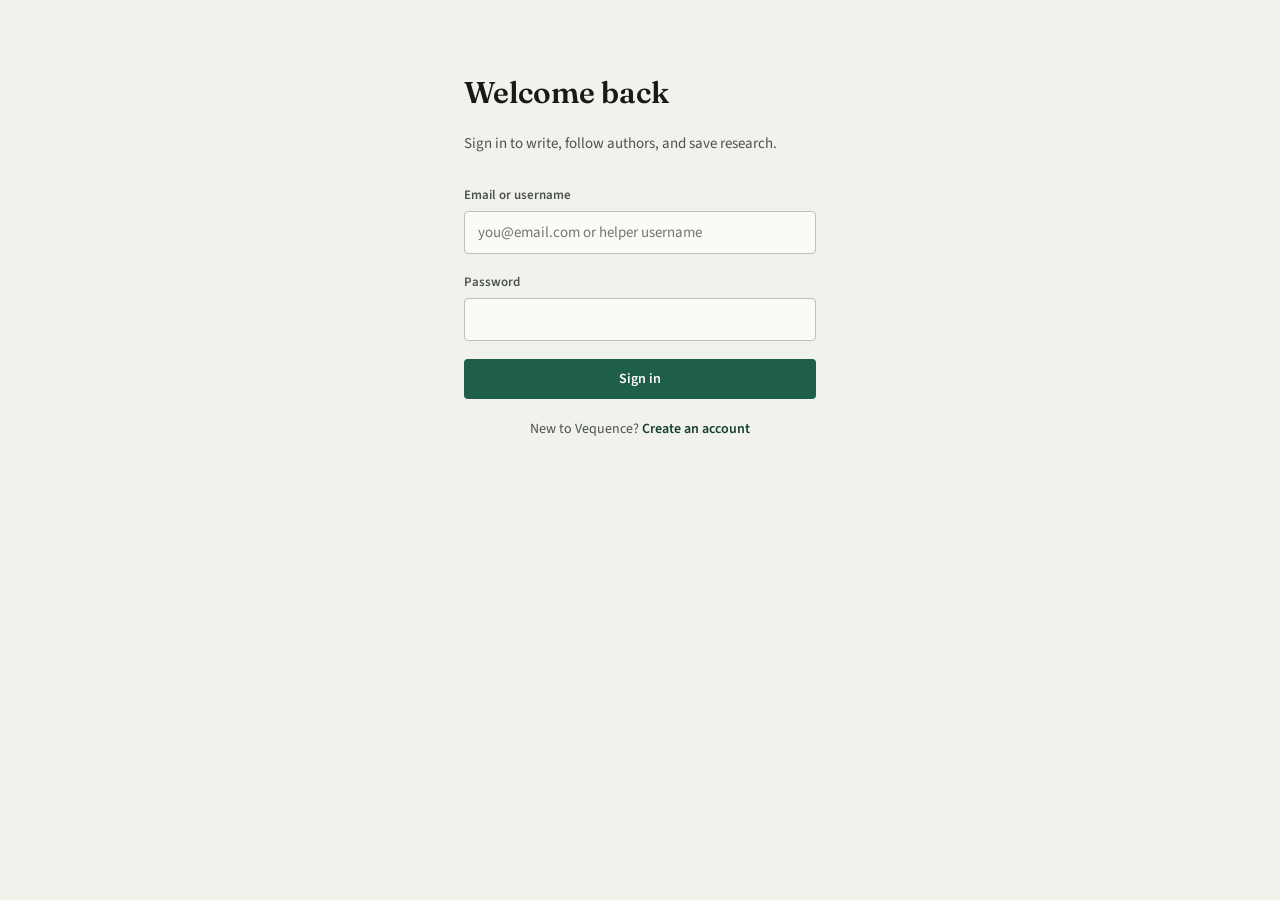
<file: auth.html>
<!DOCTYPE html>
<html lang="en">
<head>
  <link rel="manifest" href="./manifest.json">
<meta name="theme-color" content="#ffffff">
<meta charset="UTF-8">
<meta name="viewport" content="width=device-width, initial-scale=1.0">
<title>Sign in — Vequence</title>
<link rel="stylesheet" href="styles.css">
</head>
<body>

<header id="site-header"></header>

<main class="auth-wrap">
  <div id="signin-view">
    <h1>Welcome back</h1>
    <p class="sub">Sign in to write, follow authors, and save research.</p>
    <form id="signin-form">
      <div class="field">
        <label for="si-email">Email or username</label>
        <input type="text" id="si-email" required autocomplete="username" placeholder="you@email.com or helper username">
      </div>
      <div class="field">
        <label for="si-password">Password</label>
        <input type="password" id="si-password" required autocomplete="current-password">
        <div class="error" id="si-error" style="display:none;"></div>
      </div>
      <button type="submit" class="btn btn-primary btn-block" id="si-submit">Sign in</button>
    </form>
    <p class="auth-switch">New to Vequence? <a href="#" id="show-signup">Create an account</a></p>
  </div>

  <div id="signup-view" style="display:none;">
    <div class="step-progress" id="step-progress"></div>

    <div class="signup-step" data-step="1">
      <h1>Your email</h1>
      <p class="sub">We will send a verification code to confirm it is you.</p>
      <form id="step-email-form">
        <div class="field">
          <label for="su-email">Email</label>
          <input type="email" id="su-email" required autocomplete="email" placeholder="you@university.edu">
          <div class="error" id="su-email-error" style="display:none;"></div>
        </div>
        <button type="submit" class="btn btn-primary btn-block" id="su-email-btn">Send code</button>
      </form>
    </div>

    <div class="signup-step" data-step="2" style="display:none;">
      <h1>Check your inbox</h1>
      <p class="sub">Enter the <strong>6-digit code</strong> emailed to <strong id="otp-email-label"></strong>. Look for a number like 123456 — not a link.</p>
      <form id="step-otp-form">
        <div class="field">
          <label for="su-otp">6-digit code</label>
          <input type="text" id="su-otp" required inputmode="numeric" pattern="[0-9]{6,8}" maxlength="8" placeholder="000000" autocomplete="one-time-code" class="otp-input">
          <div class="hint">Check spam if you do not see it within a minute.</div>
          <div class="error" id="su-otp-error" style="display:none;"></div>
        </div>
        <button type="submit" class="btn btn-primary btn-block" id="su-otp-btn">Verify email</button>
      </form>
      <p class="auth-switch"><a href="#" id="resend-otp">Resend code</a> · <a href="#" id="change-email">Change email</a></p>
    </div>

    <div class="signup-step" data-step="3" style="display:none;">
      <h1>Choose a username</h1>
      <p class="sub">This is how others will find you on Vequence.</p>
      <form id="step-username-form">
        <div class="field">
          <label for="su-username">Username</label>
          <input type="text" id="su-username" required pattern="[a-z0-9_]{3,30}" placeholder="janesmith" autocomplete="username">
          <div class="hint">Lowercase letters, numbers, underscores. 3–30 characters.</div>
          <div class="error" id="su-username-error" style="display:none;"></div>
        </div>
        <div class="field">
          <label for="su-displayname">Display name</label>
          <input type="text" id="su-displayname" required placeholder="Dr. Jane Smith" autocomplete="name">
        </div>
        <button type="submit" class="btn btn-primary btn-block" id="su-username-btn">Continue</button>
      </form>
    </div>

    <div class="signup-step" data-step="4" style="display:none;">
      <h1>Create a password</h1>
      <p class="sub">At least 8 characters with one capital letter.</p>
      <form id="step-password-form">
        <div class="field">
          <label for="su-password">Password</label>
          <input type="password" id="su-password" required minlength="8" autocomplete="new-password">
          <div class="hint" id="pw-hint">8+ characters · 1 uppercase letter</div>
          <div class="error" id="su-password-error" style="display:none;"></div>
        </div>
        <div class="field">
          <label for="su-password2">Confirm password</label>
          <input type="password" id="su-password2" required minlength="8" autocomplete="new-password">
        </div>
        <button type="submit" class="btn btn-primary btn-block" id="su-password-btn">Continue</button>
      </form>
    </div>

    <div class="signup-step" data-step="5" style="display:none;">
      <h1>Profile picture</h1>
      <p class="sub">Optional — you can skip and add one later.</p>
      <div class="avatar-setup">
        <div id="su-avatar-preview" class="avatar-preview-lg">?</div>
        <div class="image-upload-zone" id="su-avatar-zone" style="margin-top:16px;">
          <span>Click to upload a photo</span>
          <input type="file" id="su-avatar-input" accept="image/*" style="display:none;">
        </div>
      </div>
      <div style="display:flex;gap:10px;margin-top:24px;">
        <button type="button" class="btn btn-quiet btn-block" id="su-avatar-skip">Skip</button>
        <button type="button" class="btn btn-primary btn-block" id="su-avatar-next">Continue</button>
      </div>
    </div>

    <div class="signup-step" data-step="6" style="display:none;">
      <h1>What interests you?</h1>
      <p class="sub">Pick a few topics so we can personalize Discover for you.</p>
      <div class="chip-row" id="interest-chips" style="margin:20px 0;"></div>
      <button type="button" class="btn btn-primary btn-block" id="su-finish-btn">Finish setup</button>
      <p class="auth-switch"><a href="#" id="su-interests-skip">Skip for now</a></p>
    </div>

    <p class="auth-switch" id="signup-to-signin" style="margin-top:28px;">Already have an account? <a href="#" id="show-signin">Sign in</a></p>
  </div>
</main>

<script type="module">
import {
  supabase, initHeader, getSession, ensureProfile, toast, slugify,
  INTEREST_TOPICS, escapeHtml, safeNextUrl, helperEmail } from './app.js';

initHeader();

(async () => {
  const session = await getSession();
  if (session) {
    await ensureProfile(session);
    window.location.replace(nextUrl());
  }
})();

const signinView = document.getElementById('signin-view');
const signupView = document.getElementById('signup-view');

document.getElementById('show-signup').addEventListener('click', (e) => {
  e.preventDefault();
  signinView.style.display = 'none';
  signupView.style.display = 'block';
  goStep(1);
});
document.getElementById('show-signin').addEventListener('click', (e) => {
  e.preventDefault();
  signupView.style.display = 'none';
  signinView.style.display = 'block';
});

function nextUrl() {
  // Prefer the shared sanitizer when available; fall back to a local safe version.
  if (typeof safeNextUrl === 'function') return safeNextUrl('index.html');
  const params = new URLSearchParams(window.location.search);
  let next = params.get('next') || '';
  try {
    if (/^https?:\/\//i.test(next) || next.startsWith('//')) {
      const u = new URL(next, window.location.origin);
      if (u.origin !== window.location.origin) return 'index.html';
      next = u.pathname + u.search + u.hash;
    }
  } catch (_) { return 'index.html'; }
  if (!next || next.includes('://') || next.startsWith('//') || /^javascript:/i.test(next) || next.includes('..')) {
    return 'index.html';
  }
  if (next.startsWith('/')) next = next.slice(1);
  return next || 'index.html';
}

document.getElementById('signin-form').addEventListener('submit', async (e) => {
  e.preventDefault();
  const btn = document.getElementById('si-submit');
  const errEl = document.getElementById('si-error');
  errEl.style.display = 'none';
  btn.disabled = true; btn.innerHTML = '<span class="spinner"></span>';

  const raw = document.getElementById('si-email').value.trim();
  const password = document.getElementById('si-password').value;

  // Helpers log in with username (no real email). Map to vhelper+user@v.com.
  let email = raw;
  if (raw && !raw.includes('@')) {
    const uname = raw.replace(/^@/, '').toLowerCase();
    let isHelper = false;
    try {
      const { data: flag } = await supabase.rpc('is_helper_username', { p_username: uname });
      isHelper = !!flag;
    } catch (_) {}
    if (isHelper) {
      email = helperEmail(uname);
    } else {
      // Still try the helper convention in case RPC is unavailable
      email = helperEmail(uname);
    }
  }

  let { data, error } = await supabase.auth.signInWithPassword({ email, password });

  // If username login failed and input had no @, also try treating it as a real email was wrong —
  // fall through with the error.
  btn.disabled = false; btn.textContent = 'Sign in';

  if (error) {
    errEl.textContent = error.message;
    errEl.style.display = 'block';
    return;
  }
  if (data.session) await ensureProfile(data.session);
  toast('Welcome back!');
  window.location.replace(nextUrl());
});

let signupEmail = '';
let signupUsername = '';
let signupDisplayName = '';
let avatarUrl = null;
let selectedInterests = [];

function goStep(n) {
  document.querySelectorAll('.signup-step').forEach(el => {
    el.style.display = el.dataset.step === String(n) ? 'block' : 'none';
  });
  const labels = ['Email', 'Verify', 'Username', 'Password', 'Photo', 'Topics'];
  const prog = document.getElementById('step-progress');
  prog.innerHTML = labels.map((l, i) =>
    '<span class="step-dot ' + (i + 1 === n ? 'active' : '') + ' ' + (i + 1 < n ? 'done' : '') + '">' + (i + 1) + '</span>'
  ).join('<span class="step-line"></span>');
  document.getElementById('signup-to-signin').style.display = n <= 2 ? 'block' : 'none';
}

document.getElementById('step-email-form').addEventListener('submit', async (e) => {
  e.preventDefault();
  const btn = document.getElementById('su-email-btn');
  const errEl = document.getElementById('su-email-error');
  errEl.style.display = 'none';
  btn.disabled = true; btn.innerHTML = '<span class="spinner"></span>';

  signupEmail = document.getElementById('su-email').value.trim().toLowerCase();

  // Sends a 6-digit OTP when the Magic Link / OTP template uses {{ .Token }}
  const { error } = await supabase.auth.signInWithOtp({
    email: signupEmail,
    options: {
      shouldCreateUser: true
    }
  });

  btn.disabled = false; btn.textContent = 'Send code';
  if (error) {
    errEl.textContent = error.message;
    errEl.style.display = 'block';
    return;
  }
  document.getElementById('otp-email-label').textContent = signupEmail;
  document.getElementById('su-otp').value = '';
  toast('6-digit code sent — check your email');
  goStep(2);
});

document.getElementById('resend-otp').addEventListener('click', async (e) => {
  e.preventDefault();
  signupEmail = (signupEmail || '').trim().toLowerCase();
  const { error } = await supabase.auth.signInWithOtp({
    email: signupEmail,
    options: { shouldCreateUser: true }
  });
  if (error) toast(error.message, 'error');
  else toast('New code sent');
});

document.getElementById('change-email').addEventListener('click', (e) => {
  e.preventDefault();
  goStep(1);
});

// Keep OTP field digits-only (6–8 digits depending on project settings)
document.getElementById('su-otp').addEventListener('input', (e) => {
  e.target.value = e.target.value.replace(/\D/g, '').slice(0, 8);
});

document.getElementById('step-otp-form').addEventListener('submit', async (e) => {
  e.preventDefault();
  const btn = document.getElementById('su-otp-btn');
  const errEl = document.getElementById('su-otp-error');
  errEl.style.display = 'none';

  const email = (signupEmail || document.getElementById('otp-email-label').textContent || '').trim().toLowerCase();
  const token = document.getElementById('su-otp').value.replace(/\D/g, '');

  if (!email) {
    errEl.textContent = 'Missing email. Go back and request a new code.';
    errEl.style.display = 'block';
    return;
  }
  if (token.length < 6 || token.length > 8) {
    errEl.textContent = 'Enter the full code from your email (usually 6 digits).';
    errEl.style.display = 'block';
    return;
  }

  btn.disabled = true; btn.innerHTML = '<span class="spinner"></span>';

  // Supabase accepts different OTP types depending on how the email was issued.
  // Try the common ones in order until one succeeds.
  const types = ['email', 'magiclink', 'signup'];
  let data = null;
  let lastError = null;

  for (const type of types) {
    const result = await supabase.auth.verifyOtp({ email, token, type });
    if (!result.error && result.data?.session) {
      data = result.data;
      lastError = null;
      break;
    }
    lastError = result.error;
    // If token is clearly wrong, no point trying other types
    const msg = (result.error?.message || '').toLowerCase();
    if (msg.includes('rate') || msg.includes('too many')) break;
  }

  btn.disabled = false; btn.textContent = 'Verify email';

  if (lastError || !data?.session) {
    const msg = (lastError?.message || '').toLowerCase();
    if (msg.includes('expired')) {
      errEl.textContent = 'This code has expired. Tap Resend code and use the newest email.';
    } else if (msg.includes('invalid') || msg.includes('otp')) {
      errEl.textContent = 'Code not accepted. Use the newest code, same email, no spaces. Or resend and try again.';
    } else {
      errEl.textContent = lastError?.message || 'Verification failed. Resend the code and try again.';
    }
    errEl.style.display = 'block';
    return;
  }

  signupEmail = email;
  toast('Email verified');
  goStep(3);
});

document.getElementById('step-username-form').addEventListener('submit', async (e) => {
  e.preventDefault();
  const btn = document.getElementById('su-username-btn');
  const errEl = document.getElementById('su-username-error');
  errEl.style.display = 'none';

  signupUsername = slugify(document.getElementById('su-username').value.trim()).replace(/-/g, '_');
  signupDisplayName = document.getElementById('su-displayname').value.trim();

  if (!/^[a-z0-9_]{3,30}$/.test(signupUsername)) {
    errEl.textContent = 'Username must be 3–30 lowercase letters, numbers, or underscores.';
    errEl.style.display = 'block';
    return;
  }
  if (!signupDisplayName) {
    errEl.textContent = 'Display name is required.';
    errEl.style.display = 'block';
    return;
  }

  btn.disabled = true; btn.innerHTML = '<span class="spinner"></span>';
  const { data: existing } = await supabase.from('users').select('id').eq('username', signupUsername).maybeSingle();
  const session = (await supabase.auth.getSession()).data.session;
  if (existing && existing.id !== session?.user?.id) {
    errEl.textContent = 'That username is taken. Try another.';
    errEl.style.display = 'block';
    btn.disabled = false; btn.textContent = 'Continue';
    return;
  }

  await supabase.auth.updateUser({
    data: { username: signupUsername, display_name: signupDisplayName }
  });
  if (session) {
    await supabase.from('users').upsert({
      id: session.user.id,
      username: signupUsername,
      display_name: signupDisplayName
    }, { onConflict: 'id' });
  }

  btn.disabled = false; btn.textContent = 'Continue';
  goStep(4);
});

function validatePassword(pw) {
  if (pw.length < 8) return 'Password must be at least 8 characters.';
  if (!/[A-Z]/.test(pw)) return 'Password must include at least one capital letter.';
  return null;
}

document.getElementById('su-password').addEventListener('input', () => {
  const pw = document.getElementById('su-password').value;
  const hint = document.getElementById('pw-hint');
  const err = validatePassword(pw);
  if (!pw) {
    hint.textContent = '8+ characters · 1 uppercase letter';
    hint.style.color = '';
  } else if (err) {
    hint.textContent = err;
    hint.style.color = 'var(--red)';
  } else {
    hint.textContent = 'Looks good';
    hint.style.color = 'var(--evergreen)';
  }
});

document.getElementById('step-password-form').addEventListener('submit', async (e) => {
  e.preventDefault();
  const btn = document.getElementById('su-password-btn');
  const errEl = document.getElementById('su-password-error');
  errEl.style.display = 'none';

  const pw = document.getElementById('su-password').value;
  const pw2 = document.getElementById('su-password2').value;
  const err = validatePassword(pw);
  if (err) {
    errEl.textContent = err;
    errEl.style.display = 'block';
    return;
  }
  if (pw !== pw2) {
    errEl.textContent = 'Passwords do not match.';
    errEl.style.display = 'block';
    return;
  }

  btn.disabled = true; btn.innerHTML = '<span class="spinner"></span>';
  const { error } = await supabase.auth.updateUser({ password: pw });
  btn.disabled = false; btn.textContent = 'Continue';
  if (error) {
    errEl.textContent = error.message;
    errEl.style.display = 'block';
    return;
  }
  toast('Password set');
  goStep(5);
});

const avatarZone = document.getElementById('su-avatar-zone');
const avatarInput = document.getElementById('su-avatar-input');
const avatarPreview = document.getElementById('su-avatar-preview');

avatarZone.addEventListener('click', () => avatarInput.click());
avatarInput.addEventListener('change', async (e) => {
  const file = e.target.files[0];
  if (!file) return;
  const session = (await supabase.auth.getSession()).data.session;
  if (!session) { toast('Session expired — please start over', 'error'); return; }

  avatarZone.querySelector('span').textContent = 'Uploading…';
  const path = session.user.id + '/' + Date.now() + '-' + file.name.replace(/[^a-zA-Z0-9.]/g, '_');
  const { error } = await supabase.storage.from('avatars').upload(path, file);
  if (error) {
    toast('Upload failed: ' + error.message, 'error');
    avatarZone.querySelector('span').textContent = 'Click to upload a photo';
    return;
  }
  const { data } = supabase.storage.from('avatars').getPublicUrl(path);
  avatarUrl = data.publicUrl;
  avatarPreview.innerHTML = '<img src="' + avatarUrl + '" alt="">';
  await supabase.from('users').update({ avatar_url: avatarUrl }).eq('id', session.user.id);
  avatarZone.querySelector('span').textContent = 'Photo set — click to change';
  toast('Photo uploaded');
});

document.getElementById('su-avatar-skip').addEventListener('click', () => goStep(6));
document.getElementById('su-avatar-next').addEventListener('click', () => goStep(6));

const chipsEl = document.getElementById('interest-chips');
chipsEl.innerHTML = INTEREST_TOPICS.map(t =>
  '<button type="button" class="chip" data-topic="' + escapeHtml(t) + '">' + escapeHtml(t) + '</button>'
).join('');
chipsEl.querySelectorAll('.chip').forEach(chip => {
  chip.addEventListener('click', () => {
    const t = chip.dataset.topic;
    if (selectedInterests.includes(t)) {
      selectedInterests = selectedInterests.filter(x => x !== t);
      chip.classList.remove('active');
    } else {
      selectedInterests.push(t);
      chip.classList.add('active');
    }
  });
});

async function finishSignup() {
  const session = (await supabase.auth.getSession()).data.session;
  if (!session) {
    toast('Session expired — please sign in', 'error');
    window.location.href = 'auth.html';
    return;
  }

  await supabase.auth.updateUser({
    data: {
      username: signupUsername,
      display_name: signupDisplayName,
      interests: selectedInterests
    }
  });

  await ensureProfile(session);
  await supabase.from('users').upsert({
    id: session.user.id,
    username: signupUsername,
    display_name: signupDisplayName,
    avatar_url: avatarUrl
  }, { onConflict: 'id' });

  if (selectedInterests.length) {
    localStorage.setItem('vequence-interests', JSON.stringify(selectedInterests));
  }

  toast('Welcome to Vequence!');
  window.location.replace(nextUrl());
}

document.getElementById('su-finish-btn').addEventListener('click', finishSignup);
document.getElementById('su-interests-skip').addEventListener('click', (e) => {
  e.preventDefault();
  selectedInterests = [];
  finishSignup();
});
</script>
</body>
</html>
</file>
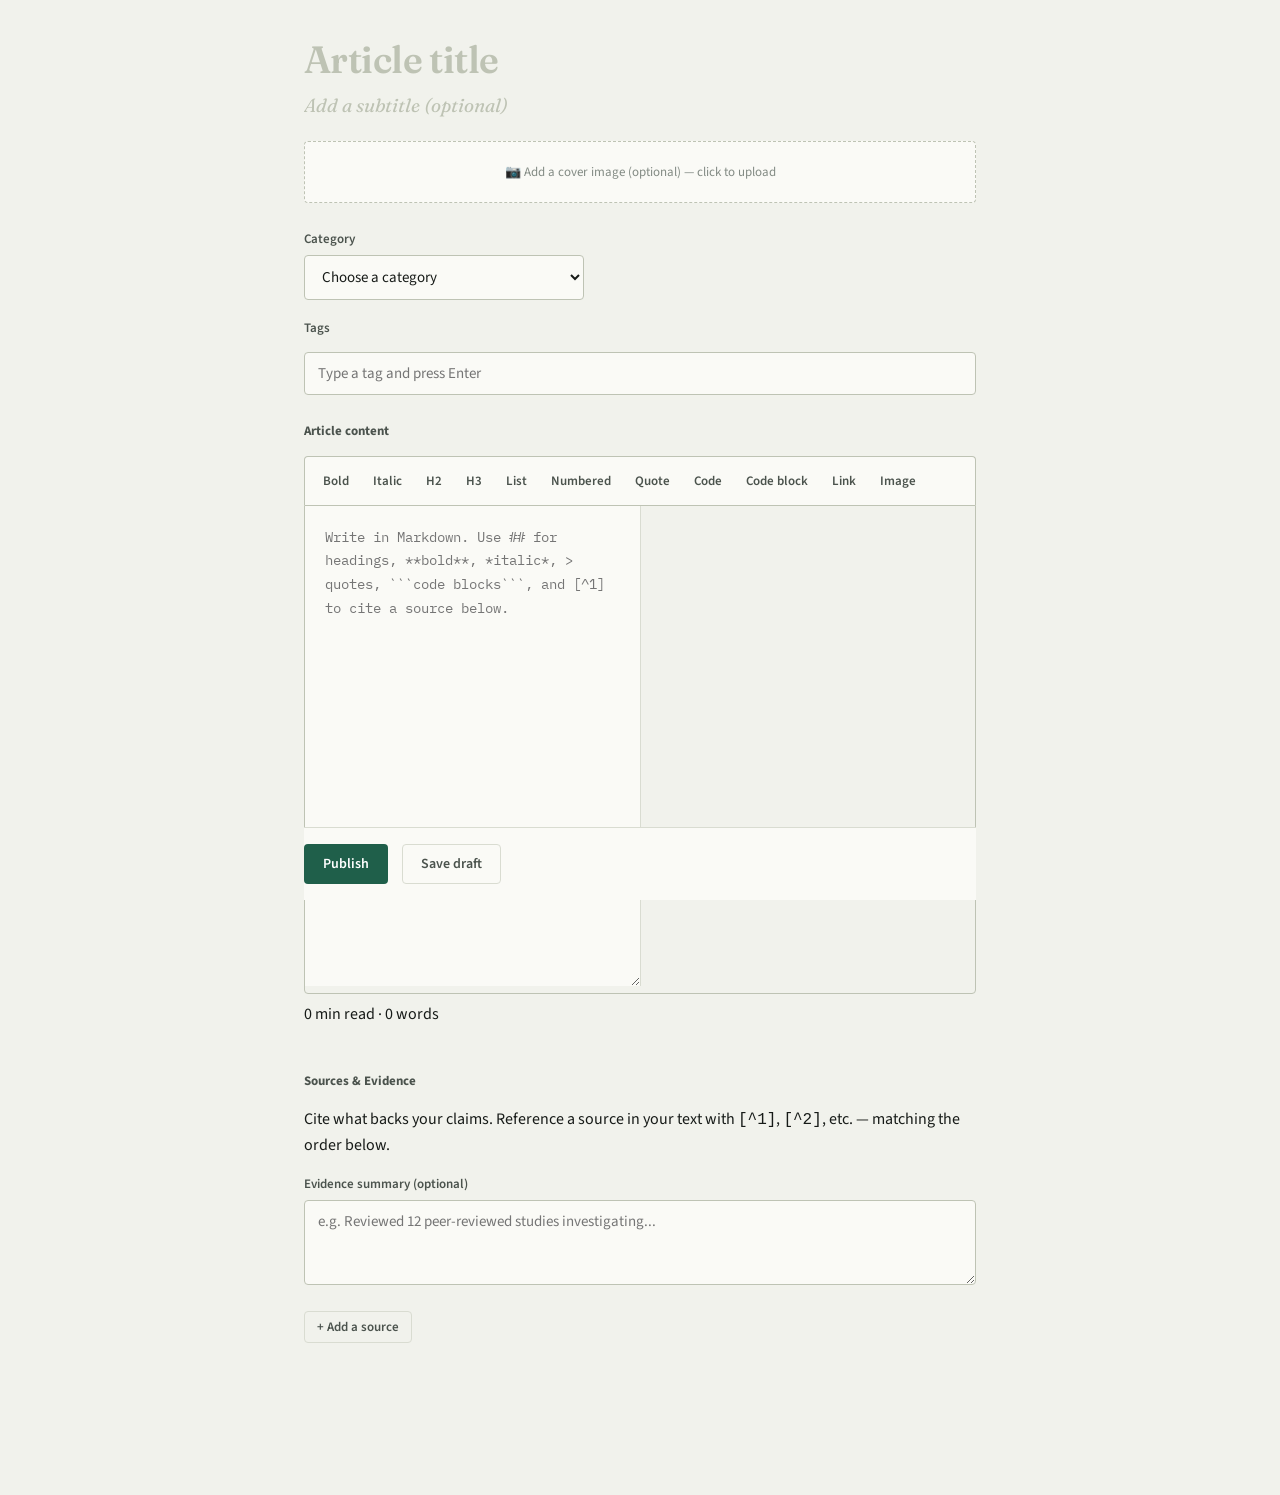
<file: editor.html>
<!DOCTYPE html>
<html lang="en">
<head>
  <link rel="manifest" href="./manifest.json">
<meta name="theme-color" content="#ffffff">
<meta charset="UTF-8">
<meta name="viewport" content="width=device-width, initial-scale=1.0">
<title>Write — Vequence</title>
<link rel="stylesheet" href="styles.css">
</head>
<body>

<header id="site-header"></header>

<main class="shell-narrow" style="padding-top:36px; padding-bottom:40px;">

  <input type="text" class="title-input" id="title-input" placeholder="Article title" maxlength="255">
  <input type="text" class="subtitle-input" id="subtitle-input" placeholder="Add a subtitle (optional)" maxlength="500">

  <div class="image-upload-zone" id="hero-upload-zone" style="margin-bottom:26px;">
    <span id="hero-upload-label">📷 Add a cover image (optional) — click to upload</span>
    <input type="file" id="hero-upload-input" accept="image/*" style="display:none;">
  </div>
  <img id="hero-preview" style="display:none; border-radius:4px; margin-bottom:26px; max-height:280px; width:100%; object-fit:cover;">

  <div class="field" style="max-width:280px;">
    <label>Category</label>
    <select id="category-select">
      <option value="">Choose a category</option>
      <option>Neuroscience</option>
      <option>Technology</option>
      <option>Health</option>
      <option>Economics</option>
      <option>Physics</option>
      <option>Psychology</option>
      <option>Climate</option>
      <option>AI & ML</option>
      <option>Other</option>
    </select>
  </div>

  <div class="field">
    <label>Tags</label>
    <div class="chip-row" id="tags-display" style="margin-bottom:8px;"></div>
    <input type="text" id="tag-input" placeholder="Type a tag and press Enter" maxlength="30">
  </div>

  <div class="section-label" style="margin-top:26px;">Article content</div>
  <div class="editor-toolbar">
    <button type="button" data-md="**" data-wrap>Bold</button>
    <button type="button" data-md="*" data-wrap>Italic</button>
    <button type="button" data-md="## " data-line>H2</button>
    <button type="button" data-md="### " data-line>H3</button>
    <button type="button" data-md="- " data-line>List</button>
    <button type="button" data-md="1. " data-line>Numbered</button>
    <button type="button" data-md="> " data-line>Quote</button>
    <button type="button" data-md="`" data-wrap>Code</button>
    <button type="button" id="codeblock-btn">Code block</button>
    <button type="button" id="link-btn">Link</button>
    <button type="button" id="image-btn">Image</button>
    <input type="file" id="body-image-input" accept="image/*" style="display:none;">
  </div>
  <div class="editor-split">
    <div class="editor-pane">
      <textarea id="markdown-input" placeholder="Write in Markdown. Use ## for headings, **bold**, *italic*, &gt; quotes, ```code blocks```, and [^1] to cite a source below."></textarea>
    </div>
    <div class="editor-pane editor-preview">
      <div class="article-body" id="markdown-preview"></div>
    </div>
  </div>
  <p class="hint" style="margin-top:8px;" id="reading-time-hint">0 min read · 0 words</p>

  <!-- Sources & Evidence -->
  <div style="margin-top:44px;">
    <div class="section-label">Sources & Evidence</div>
    <p class="hint" style="margin-bottom:16px;">Cite what backs your claims. Reference a source in your text with <code>[^1]</code>, <code>[^2]</code>, etc. — matching the order below.</p>

    <div class="field">
      <label for="evidence-summary">Evidence summary (optional)</label>
      <textarea id="evidence-summary" rows="3" placeholder="e.g. Reviewed 12 peer-reviewed studies investigating..."></textarea>
    </div>

    <div id="sources-list"></div>
    <button type="button" class="btn btn-quiet btn-sm" id="add-source-btn">+ Add a source</button>
  </div>

  <div class="publish-bar">
    <button class="btn btn-primary" id="publish-btn">Publish</button>
    <button class="btn btn-quiet" id="draft-btn">Save draft</button>
    <span id="save-status" class="hint"></span>
  </div>

</main>

<template id="source-template">
  <div class="source-card" data-source>
    <button type="button" class="remove-source">Remove</button>
    <div class="source-form-row">
      <div class="field" style="margin-bottom:10px;">
        <label>Type</label>
        <select data-field="type">
          <option value="paper">Paper</option>
          <option value="book">Book</option>
          <option value="dataset">Dataset</option>
          <option value="website">Website</option>
          <option value="other">Other</option>
        </select>
      </div>
      <div class="field" style="margin-bottom:10px;">
        <label>Title</label>
        <input type="text" data-field="title" placeholder="Study or resource title">
      </div>
    </div>
    <div class="source-form-row">
      <div class="field" style="margin-bottom:10px;">
        <label>Year</label>
        <input type="number" data-field="publication_year" placeholder="2023">
      </div>
      <div class="field" style="margin-bottom:10px;">
        <label>Authors</label>
        <input type="text" data-field="authors" placeholder="Smith, J., Johnson, M.">
      </div>
    </div>
    <div class="source-form-row">
      <div class="field" style="margin-bottom:10px;">
        <label>DOI</label>
        <input type="text" data-field="doi" placeholder="10.1234/example">
      </div>
      <div class="field" style="margin-bottom:10px;">
        <label>URL</label>
        <input type="url" data-field="url" placeholder="https://...">
      </div>
    </div>
    <div class="field" style="margin-bottom:0;">
      <label>Notes (why this source matters)</label>
      <textarea data-field="notes" rows="2" placeholder="Key finding, relevance, or caveat..."></textarea>
    </div>
  </div>
</template>

<script type="module">
import { supabase, requireAuth, initHeader, renderMarkdown, slugify, readingTime, wordCount, toast, escapeHtml, ensureProfile, ensureEnglishArticle } from './app.js';

let session = null;
let articleId = qsParam('id');
let heroImageUrl = null;
let tags = [];

function qsParam(name) { return new URLSearchParams(window.location.search).get(name); }

(async () => {
  session = await requireAuth('auth.html');
  if (!session) return;
  // requireAuth already calls ensureProfile, but be explicit before any write
  await ensureProfile(session);
  const { data: banned } = await supabase.rpc('is_banned');
  if (banned) { document.querySelector('main').innerHTML = '<div class="empty-state" style="padding-top:90px;"><h3>Your account is banned</h3><p>You cannot publish or save articles while your account is banned.</p></div>'; return; }
  await initHeader('write');
  if (articleId) await loadExisting(articleId);
})();

// ---- Markdown live preview ----
const mdInput = document.getElementById('markdown-input');
const mdPreview = document.getElementById('markdown-preview');
const readingHint = document.getElementById('reading-time-hint');

function updatePreview() {
  mdPreview.innerHTML = renderMarkdown(mdInput.value) || '<p style="color:var(--ink-faint)">Preview appears here as you write…</p>';
  const md = mdInput.value;
  const words = wordCount(md);
  const mins = readingTime(md);
  readingHint.textContent = `${mins} min read · ${words} word${words === 1 ? '' : 's'}`;
}
mdInput.addEventListener('input', updatePreview);
updatePreview();

// ---- Toolbar ----
function wrapSelection(marker) {
  const start = mdInput.selectionStart, end = mdInput.selectionEnd;
  const val = mdInput.value;
  const selected = val.slice(start, end) || 'text';
  mdInput.value = val.slice(0, start) + marker + selected + marker + val.slice(end);
  mdInput.focus();
  mdInput.selectionStart = start + marker.length;
  mdInput.selectionEnd = start + marker.length + selected.length;
  updatePreview();
}
function prefixLine(prefix) {
  const start = mdInput.selectionStart;
  const val = mdInput.value;
  const lineStart = val.lastIndexOf('\n', start - 1) + 1;
  mdInput.value = val.slice(0, lineStart) + prefix + val.slice(lineStart);
  mdInput.focus();
  updatePreview();
}
document.querySelectorAll('.editor-toolbar [data-wrap]').forEach(btn =>
  btn.addEventListener('click', () => wrapSelection(btn.dataset.md)));
document.querySelectorAll('.editor-toolbar [data-line]').forEach(btn =>
  btn.addEventListener('click', () => prefixLine(btn.dataset.md)));

document.getElementById('codeblock-btn').addEventListener('click', () => {
  const start = mdInput.selectionStart, end = mdInput.selectionEnd;
  const val = mdInput.value;
  const selected = val.slice(start, end) || 'code here';
  mdInput.value = val.slice(0, start) + '```\n' + selected + '\n```' + val.slice(end);
  updatePreview(); mdInput.focus();
});
document.getElementById('link-btn').addEventListener('click', () => {
  const url = prompt('Link URL:'); if (!url) return;
  const start = mdInput.selectionStart, end = mdInput.selectionEnd;
  const val = mdInput.value;
  const selected = val.slice(start, end) || 'link text';
  mdInput.value = val.slice(0, start) + `[${selected}](${url})` + val.slice(end);
  updatePreview(); mdInput.focus();
});

// ---- Body image upload ----
document.getElementById('image-btn').addEventListener('click', () => document.getElementById('body-image-input').click());
document.getElementById('body-image-input').addEventListener('change', async (e) => {
  const file = e.target.files[0];
  if (!file) return;
  toast('Uploading image…');
  const path = `${session.user.id}/${Date.now()}-${file.name.replace(/[^a-zA-Z0-9.]/g, '_')}`;
  const { error } = await supabase.storage.from('articles').upload(path, file);
  if (error) { toast('Upload failed: ' + error.message, 'error'); return; }
  const { data } = supabase.storage.from('articles').getPublicUrl(path);
  const start = mdInput.selectionStart;
  const val = mdInput.value;
  const insertion = `\n![${file.name}](${data.publicUrl})\n`;
  mdInput.value = val.slice(0, start) + insertion + val.slice(start);
  updatePreview();
  toast('Image inserted');
  e.target.value = '';
});

// ---- Hero image upload ----
const heroZone = document.getElementById('hero-upload-zone');
const heroInput = document.getElementById('hero-upload-input');
const heroPreview = document.getElementById('hero-preview');
heroZone.addEventListener('click', () => heroInput.click());
heroInput.addEventListener('change', async (e) => {
  const file = e.target.files[0];
  if (!file) return;
  document.getElementById('hero-upload-label').textContent = 'Uploading…';
  const path = `${session.user.id}/hero-${Date.now()}-${file.name.replace(/[^a-zA-Z0-9.]/g, '_')}`;
  const { error } = await supabase.storage.from('articles').upload(path, file);
  if (error) { toast('Upload failed: ' + error.message, 'error'); document.getElementById('hero-upload-label').textContent = '📷 Add a cover image (optional) — click to upload'; return; }
  const { data } = supabase.storage.from('articles').getPublicUrl(path);
  heroImageUrl = data.publicUrl;
  heroPreview.src = heroImageUrl;
  heroPreview.style.display = 'block';
  heroZone.style.display = 'none';
  toast('Cover image set');
});

// ---- Tags ----
const tagInput = document.getElementById('tag-input');
const tagsDisplay = document.getElementById('tags-display');
function renderTags() {
  tagsDisplay.innerHTML = tags.map((t, i) =>
    `<span class="chip active">#${escapeHtml(t)} <span class="chip-remove" data-i="${i}" style="cursor:pointer;">✕</span></span>`).join('');
  tagsDisplay.querySelectorAll('.chip-remove').forEach(el =>
    el.addEventListener('click', () => { tags.splice(+el.dataset.i, 1); renderTags(); }));
}
tagInput.addEventListener('keydown', (e) => {
  if (e.key === 'Enter') {
    e.preventDefault();
    // Strip leading #, title-case the hashtag, store as tag
    let raw = tagInput.value.trim().replace(/^#+/, '');
    if (!raw) return;
    const label = raw.split(/[\s_-]+/).filter(Boolean).map(w =>
      w.charAt(0).toUpperCase() + w.slice(1).toLowerCase()
    ).join(' ');
    const key = label.toLowerCase();
    if (key && !tags.map(t => t.toLowerCase()).includes(key) && tags.length < 8) {
      tags.push(label);
      renderTags();
    }
    tagInput.value = '';
  }
});

// Live hint: show #Capitalized as user types
tagInput.addEventListener('input', () => {
  const v = tagInput.value;
  if (v.startsWith('#') && v.length > 1) {
    // keep # visible; formatting applied on Enter
  }
});

// ---- Sources & Evidence ----
const sourcesList = document.getElementById('sources-list');
const sourceTemplate = document.getElementById('source-template');

function addSourceCard(data = {}) {
  const node = sourceTemplate.content.cloneNode(true);
  const card = node.querySelector('[data-source]');
  card.querySelector('[data-field="type"]').value = data.type || 'paper';
  card.querySelector('[data-field="title"]').value = data.title || '';
  card.querySelector('[data-field="publication_year"]').value = data.publication_year || '';
  card.querySelector('[data-field="authors"]').value = (data.authors || []).join(', ') || data.authorsRaw || '';
  card.querySelector('[data-field="doi"]').value = data.doi || '';
  card.querySelector('[data-field="url"]').value = data.url || '';
  card.querySelector('[data-field="notes"]').value = data.notes || '';
  card.querySelector('.remove-source').addEventListener('click', () => card.remove());
  sourcesList.appendChild(node);
}
document.getElementById('add-source-btn').addEventListener('click', () => addSourceCard());

function collectSources() {
  return Array.from(sourcesList.querySelectorAll('[data-source]')).map((card, i) => ({
    type: card.querySelector('[data-field="type"]').value,
    title: card.querySelector('[data-field="title"]').value.trim(),
    publication_year: parseInt(card.querySelector('[data-field="publication_year"]').value) || null,
    authors: card.querySelector('[data-field="authors"]').value.split(',').map(s => s.trim()).filter(Boolean),
    doi: card.querySelector('[data-field="doi"]').value.trim() || null,
    url: card.querySelector('[data-field="url"]').value.trim() || null,
    notes: card.querySelector('[data-field="notes"]').value.trim() || null,
    order_index: i
  })).filter(s => s.title);
}

// ---- Load existing article (edit mode) ----
async function loadExisting(id) {
  const { data: article } = await supabase.from('articles').select('*, article_tags(tags(name)), sources(*)').eq('id', id).single();
  if (!article) return;
  document.getElementById('title-input').value = article.title || '';
  document.getElementById('subtitle-input').value = article.subtitle || '';
  document.getElementById('category-select').value = article.category || '';
  mdInput.value = article.content?.markdown || '';
  updatePreview();
  document.getElementById('evidence-summary').value = article.evidence_summary || '';
  if (article.hero_image_url) {
    heroImageUrl = article.hero_image_url;
    heroPreview.src = heroImageUrl; heroPreview.style.display = 'block'; heroZone.style.display = 'none';
  }
  tags = (article.article_tags || []).map(t => t.tags?.name).filter(Boolean);
  renderTags();
  (article.sources || []).sort((a, b) => a.order_index - b.order_index).forEach(s => addSourceCard(s));
}

// ---- Save / Publish ----
async function ensureTagIds(tagNames) {
  const ids = [];
  for (const name of tagNames) {
    const slug = slugify(name);
    let { data: existing } = await supabase.from('tags').select('id').eq('slug', slug).maybeSingle();
    if (!existing) {
      const { data: created, error } = await supabase.from('tags').insert({ name, slug }).select('id').single();
      if (error) continue;
      existing = created;
    }
    ids.push(existing.id);
  }
  return ids;
}

async function saveArticle(status) {
  const title = document.getElementById('title-input').value.trim();
  if (!title) { toast('Give your article a title first', 'error'); return; }

  // Critical: guarantee the public.users row exists so the FK on author_id succeeds
  await ensureProfile(session);

  const btn = status === 'published' ? document.getElementById('publish-btn') : document.getElementById('draft-btn');
  const originalText = btn.textContent;
  btn.disabled = true; btn.innerHTML = '<span class="spinner"></span>';

  let subtitle = document.getElementById('subtitle-input').value.trim();
  const category = document.getElementById('category-select').value;
  let markdown = mdInput.value;
  let evidenceSummary = document.getElementById('evidence-summary').value.trim();
  const sources = collectSources();
  let publishTitle = title;
  let didTranslate = false;
  let sourceLang = 'en';

  // On publish: if the article is not English, auto-translate title/body to English
  if (status === 'published') {
    btn.innerHTML = '<span class="spinner"></span> Checking language…';
    try {
      const result = await ensureEnglishArticle({
        title: publishTitle,
        subtitle,
        markdown,
        evidenceSummary
      });
      if (result.translated) {
        didTranslate = true;
        sourceLang = result.sourceLang || 'und';
        publishTitle = result.title;
        subtitle = result.subtitle || '';
        markdown = result.markdown;
        evidenceSummary = result.evidenceSummary || '';
        // Reflect translation in the editor so the author sees what was published
        document.getElementById('title-input').value = publishTitle;
        document.getElementById('subtitle-input').value = subtitle;
        mdInput.value = markdown;
        const ev = document.getElementById('evidence-summary');
        if (ev) ev.value = evidenceSummary;
        updatePreview();
        btn.innerHTML = '<span class="spinner"></span> Translated · publishing…';
      } else {
        btn.innerHTML = '<span class="spinner"></span>';
      }
    } catch (_) {
      btn.innerHTML = '<span class="spinner"></span>';
    }
  }

  const content = { markdown };
  if (didTranslate) {
    content.source_language = sourceLang;
    content.auto_translated = true;
    content.translated_at = new Date().toISOString();
  }

  const payload = {
    // article_code is generated server-side by the database default
    author_id: session.user.id,
    title: publishTitle,
    subtitle: subtitle || null,
    content,
    status,
    category: category || null,
    reading_time_minutes: readingTime(markdown),
    evidence_summary: evidenceSummary || null,
    hero_image_url: heroImageUrl
  };

  if (status === 'published') payload.published_at = new Date().toISOString();
  // Slug from (possibly translated) English title for new articles
  if (!articleId && status === 'published') {
    // slug assigned below still uses publishTitle via existing logic
  }

  let savedId = articleId;

  try {
    if (!savedId) {
      payload.slug = slugify(publishTitle || title) + '-' + Math.random().toString(36).slice(2, 7);
      const { data, error } = await supabase.from('articles').insert(payload).select('id').single();
      if (error) throw error;
      savedId = data.id;
      articleId = savedId;
    } else {
      const { error } = await supabase.from('articles').update(payload).eq('id', savedId);
      if (error) throw error;
    }

    // Replace sources
    await supabase.from('sources').delete().eq('article_id', savedId);
    if (sources.length) {
      await supabase.from('sources').insert(sources.map(s => ({ ...s, article_id: savedId })));
    }

    // Replace tags
    await supabase.from('article_tags').delete().eq('article_id', savedId);
    if (tags.length) {
      const tagIds = await ensureTagIds(tags);
      await supabase.from('article_tags').insert(tagIds.map(tid => ({ article_id: savedId, tag_id: tid })));
    }

    document.getElementById('save-status').textContent = status === 'published' ? 'Published!' : 'Draft saved';
    toast(status === 'published'
      ? (didTranslate ? `Translated from ${sourceLang} → English and published` : 'Article published')
      : 'Draft saved');

    if (status === 'published') {
      const { data: a } = await supabase.from('articles').select('slug').eq('id', savedId).single();
      setTimeout(() => window.location.href = `article.html?slug=${encodeURIComponent(a.slug)}`, 600);
    }
  } catch (err) {
    toast('Could not save: ' + err.message, 'error');
  } finally {
    btn.disabled = false; btn.textContent = originalText;
  }
}

document.getElementById('publish-btn').addEventListener('click', () => saveArticle('published'));
document.getElementById('draft-btn').addEventListener('click', () => saveArticle('draft'));
</script>
</body>
</html>
</file>
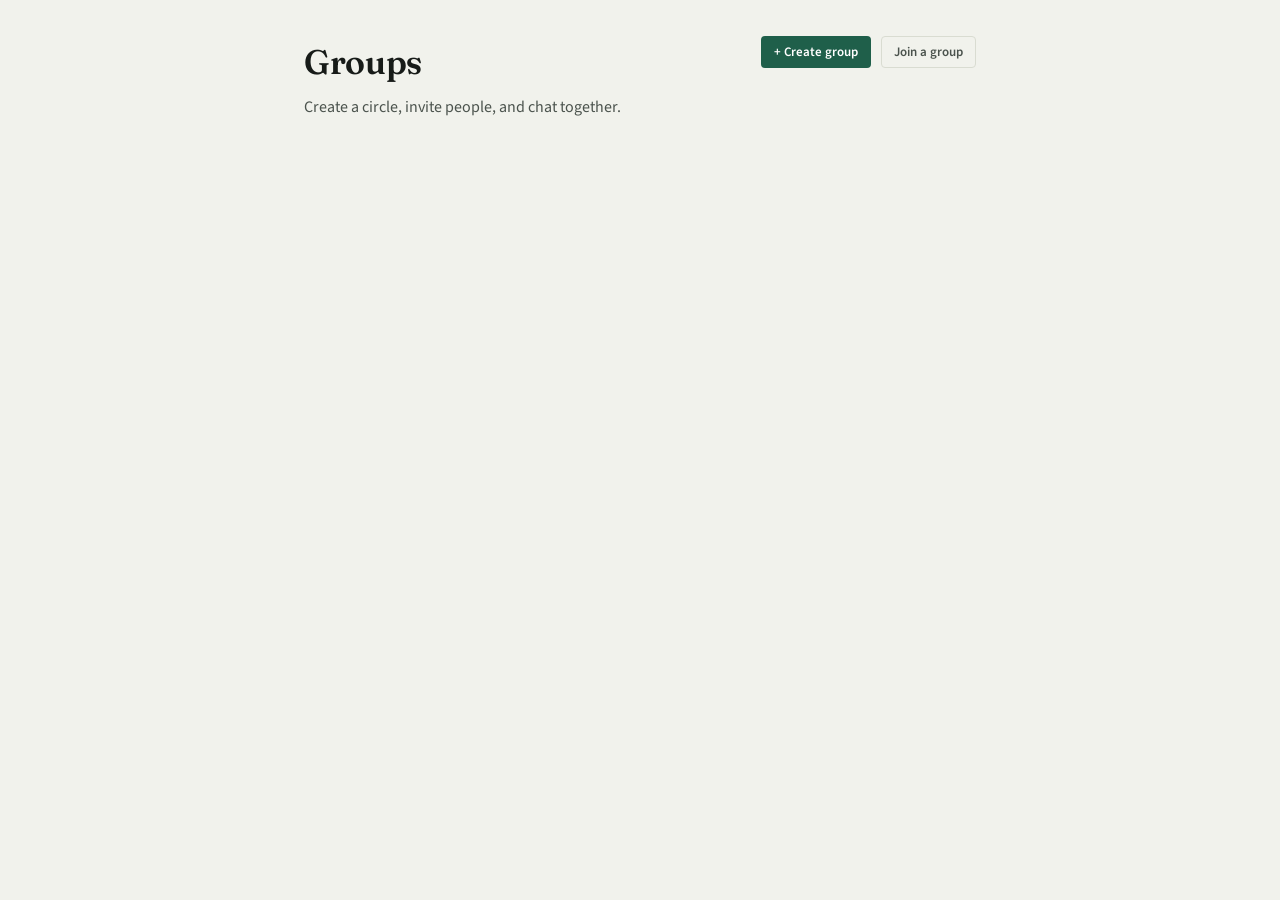
<file: groups.html>
<!DOCTYPE html>
<html lang="en">
<head>
<meta charset="UTF-8">
<meta name="viewport" content="width=device-width, initial-scale=1.0">
<title>Groups — Vequence</title>
<link rel="stylesheet" href="styles.css">
<style>
.admin-modal[hidden] { display: none !important; }
.admin-modal {
  position: fixed; inset: 0; z-index: 10000;
  display: flex; align-items: center; justify-content: center;
  padding: 20px;
}
.admin-modal-backdrop {
  position: absolute; inset: 0;
  background: rgba(15, 18, 16, 0.55);
  backdrop-filter: blur(2px);
}
.admin-modal-panel {
  position: relative;
  width: min(480px, 100%);
  max-height: min(90vh, 720px);
  overflow: auto;
  background: var(--paper, #fff);
  color: var(--ink, #171b18);
  border: 1px solid var(--hairline, rgba(0,0,0,0.1));
  border-radius: 14px;
  box-shadow: 0 20px 50px rgba(0,0,0,0.25);
}
.admin-modal-head {
  display: flex; align-items: center; justify-content: space-between;
  gap: 12px; padding: 16px 18px;
  border-bottom: 1px solid var(--hairline, rgba(0,0,0,0.1));
  position: sticky; top: 0; background: var(--paper, #fff); z-index: 1;
}
.admin-modal-head h2 { margin: 0; font-size: 18px; }
.admin-modal-body { padding: 16px 18px 22px; }
</style>
</head>
<body>
<header id="site-header"></header>

<main class="shell-narrow" style="padding-top:36px;padding-bottom:40px;">
  <div id="groups-home">
    <div style="display:flex;align-items:flex-start;justify-content:space-between;gap:12px;flex-wrap:wrap;">
      <div>
        <h1 class="page-title">Groups</h1>
        <p class="page-sub">Create a circle, invite people, and chat together.</p>
      </div>
      <div class="group-toolbar" style="margin:0;">
        <button type="button" class="btn btn-primary btn-sm" id="open-create-btn">+ Create group</button>
        <button type="button" class="btn btn-quiet btn-sm" id="open-join-btn">Join a group</button>
      </div>
    </div>

    <div id="my-groups"></div>
  </div>

  <div id="group-detail" style="display:none;"></div>
</main>

<!-- Create group modal -->
<div id="create-modal" class="admin-modal" hidden>
  <div class="admin-modal-backdrop" data-close="create-modal"></div>
  <div class="admin-modal-panel group-modal-panel" role="dialog" aria-modal="true">
    <div class="admin-modal-head">
      <h2>Create a group</h2>
      <button type="button" class="icon-btn" data-close="create-modal" aria-label="Close">✕</button>
    </div>
    <div class="admin-modal-body">
      <form id="create-group-form">
        <div class="field">
          <label for="cg-name">Group name</label>
          <input id="cg-name" required maxlength="80" placeholder="Lab reading circle">
        </div>
        <div class="field">
          <label for="cg-desc">Description</label>
          <textarea id="cg-desc" rows="3" maxlength="500" placeholder="What is this group for?"></textarea>
        </div>
        <div class="field">
          <label>Group icon</label>
          <div class="image-upload-zone" id="cg-icon-zone">
            <span id="cg-icon-label">📷 Add a group icon (optional) — click to upload</span>
            <input type="file" id="cg-icon-input" accept="image/*" style="display:none;">
          </div>
          <img id="cg-icon-preview" alt="" style="display:none;width:72px;height:72px;border-radius:14px;object-fit:cover;margin-top:10px;">
          <input type="hidden" id="cg-icon-url" value="">
          <div class="hint">Same as article covers — upload from your device. Leave blank to use initials.</div>
        </div>
        <div class="field">
          <label for="cg-join">Who can join?</label>
          <select id="cg-join">
            <option value="code">Invite code only (recommended)</option>
            <option value="public">Public — anyone can join</option>
            <option value="invite">Invite-only (no public codes)</option>
          </select>
        </div>
        <div class="error" id="cg-error" style="display:none;margin-bottom:10px;"></div>
        <button type="submit" class="btn btn-primary btn-block" id="cg-submit">Create group</button>
      </form>
    </div>
  </div>
</div>

<!-- Join modal -->
<div id="join-modal" class="admin-modal" hidden>
  <div class="admin-modal-backdrop" data-close="join-modal"></div>
  <div class="admin-modal-panel group-modal-panel" role="dialog" aria-modal="true">
    <div class="admin-modal-head">
      <h2>Join a group</h2>
      <button type="button" class="icon-btn" data-close="join-modal" aria-label="Close">✕</button>
    </div>
    <div class="admin-modal-body">
      <form id="join-code-form" style="margin-bottom:22px;">
        <div class="field">
          <label for="join-code">Invite code</label>
          <input id="join-code" placeholder="e.g. A1B2C3D4" autocomplete="off" style="text-transform:uppercase;letter-spacing:0.08em;font-family:var(--font-mono);">
        </div>
        <div class="error" id="join-code-error" style="display:none;margin-bottom:10px;"></div>
        <button type="submit" class="btn btn-primary btn-block" id="join-code-btn">Join with code</button>
      </form>
      <div class="section-label">Public groups</div>
      <div id="public-groups-list"><div class="admin-empty">Loading…</div></div>
    </div>
  </div>
</div>

<footer id="site-footer"></footer>

<script type="module">
import {
  supabase, requireAuth, initHeader, initFooter, escapeHtml, formatDate,
  avatarHtml, toast, timeAgo
} from './app.js';

const session = await requireAuth('auth.html');
if (!session) throw new Error('redirect');
await initHeader('groups');
initFooter();

const homeEl = document.getElementById('groups-home');
const detailEl = document.getElementById('group-detail');
const myGroupsEl = document.getElementById('my-groups');

let myGroups = [];
let activeGroup = null;
let activeRole = null;
let messagesChannel = null;
let createIconUrl = null;

async function uploadGroupIcon(file) {
  if (!file) return null;
  if (!file.type.startsWith('image/')) {
    toast('Please choose an image file', 'error');
    return null;
  }
  const path = `groups/${session.user.id}/icon-${Date.now()}-${file.name.replace(/[^a-zA-Z0-9.]/g, '_')}`;
  const { error } = await supabase.storage.from('articles').upload(path, file);
  if (error) {
    toast('Upload failed: ' + error.message, 'error');
    return null;
  }
  const { data } = supabase.storage.from('articles').getPublicUrl(path);
  return data.publicUrl;
}

// Create-modal icon upload (device file → storage, same as article covers)
const cgZone = document.getElementById('cg-icon-zone');
const cgInput = document.getElementById('cg-icon-input');
const cgPreview = document.getElementById('cg-icon-preview');
const cgIconUrl = document.getElementById('cg-icon-url');
cgZone?.addEventListener('click', () => cgInput?.click());
cgInput?.addEventListener('change', async (e) => {
  const file = e.target.files?.[0];
  if (!file) return;
  document.getElementById('cg-icon-label').textContent = 'Uploading…';
  const url = await uploadGroupIcon(file);
  if (url) {
    createIconUrl = url;
    cgIconUrl.value = url;
    cgPreview.src = url;
    cgPreview.style.display = 'block';
    document.getElementById('cg-icon-label').textContent = 'Icon set — click to change';
    toast('Icon uploaded');
  } else {
    document.getElementById('cg-icon-label').textContent = '📷 Add a group icon (optional) — click to upload';
  }
  e.target.value = '';
});

const params = new URLSearchParams(window.location.search);
const openSlug = params.get('g') || params.get('slug');

function openModal(id) {
  const m = document.getElementById(id);
  if (m) m.hidden = false;
}
function closeModal(id) {
  const m = document.getElementById(id);
  if (m) m.hidden = true;
}
document.querySelectorAll('[data-close]').forEach(el => {
  el.addEventListener('click', () => closeModal(el.dataset.close));
});
document.addEventListener('keydown', (e) => {
  if (e.key === 'Escape') {
    closeModal('create-modal');
    closeModal('join-modal');
  }
});

document.getElementById('open-create-btn').addEventListener('click', () => openModal('create-modal'));
document.getElementById('open-join-btn').addEventListener('click', async () => {
  openModal('join-modal');
  await loadPublicGroups();
});

function groupIconHtml(g, size = 48) {
  if (g.icon_url) {
    return `<span class="group-icon" style="width:${size}px;height:${size}px;"><img src="${escapeHtml(g.icon_url)}" alt=""></span>`;
  }
  const letter = (g.name || '?').trim().charAt(0).toUpperCase();
  return `<span class="group-icon" style="width:${size}px;height:${size}px;">${escapeHtml(letter)}</span>`;
}

async function loadMyGroups() {
  myGroupsEl.innerHTML = `<div class="admin-empty">Loading your groups…</div>`;
  const { data, error } = await supabase.rpc('list_my_groups');
  if (error) {
    myGroupsEl.innerHTML = `<div class="admin-empty">${escapeHtml(error.message)}</div>`;
    return;
  }
  myGroups = data || [];
  if (!myGroups.length) {
    myGroupsEl.innerHTML = `
      <div class="empty-state" style="padding:48px 12px;">
        <h3>No groups yet</h3>
        <p>Create a group or join one with an invite code.</p>
        <div style="display:flex;gap:10px;justify-content:center;flex-wrap:wrap;margin-top:16px;">
          <button type="button" class="btn btn-primary btn-sm" id="empty-create">+ Create group</button>
          <button type="button" class="btn btn-quiet btn-sm" id="empty-join">Join a group</button>
        </div>
      </div>`;
    document.getElementById('empty-create')?.addEventListener('click', () => openModal('create-modal'));
    document.getElementById('empty-join')?.addEventListener('click', async () => {
      openModal('join-modal');
      await loadPublicGroups();
    });
    return;
  }

  myGroupsEl.innerHTML = `
    <div class="section-label">Your groups</div>
    <div class="group-grid">
      ${myGroups.map(g => `
        <a href="groups.html?g=${encodeURIComponent(g.slug)}" class="group-card" data-slug="${escapeHtml(g.slug)}">
          <div class="group-card-top">
            ${groupIconHtml(g)}
            <div>
              <h3>${escapeHtml(g.name)}</h3>
              <div class="group-meta">${Number(g.member_count || 0)} members · ${escapeHtml(g.role || 'member')}</div>
            </div>
          </div>
          ${g.description ? `<p>${escapeHtml(g.description)}</p>` : ''}
        </a>
      `).join('')}
    </div>`;
}

async function loadPublicGroups() {
  const el = document.getElementById('public-groups-list');
  el.innerHTML = `<div class="admin-empty">Loading…</div>`;
  const { data, error } = await supabase.rpc('list_public_groups');
  if (error) {
    el.innerHTML = `<div class="admin-empty">${escapeHtml(error.message)}</div>`;
    return;
  }
  if (!data?.length) {
    el.innerHTML = `<div class="admin-empty">No public groups available right now.</div>`;
    return;
  }
  el.innerHTML = data.map(g => `
    <div class="admin-row">
      <div class="admin-row-main">
        <div style="display:flex;align-items:center;gap:10px;">
          ${groupIconHtml(g, 36)}
          <div>
            <strong>${escapeHtml(g.name)}</strong>
            <div class="admin-meta">${Number(g.member_count || 0)} members</div>
          </div>
        </div>
        ${g.description ? `<div class="admin-meta" style="margin-top:6px;">${escapeHtml(g.description)}</div>` : ''}
      </div>
      <div class="admin-actions">
        <button type="button" class="btn btn-primary btn-sm" data-join-public="${escapeHtml(g.id)}">Join</button>
      </div>
    </div>
  `).join('');

  el.querySelectorAll('[data-join-public]').forEach(btn => {
    btn.addEventListener('click', async () => {
      btn.disabled = true;
      const { error: err } = await supabase.rpc('join_group_public', { p_group_id: btn.dataset.joinPublic });
      if (err) { toast(err.message, 'error'); btn.disabled = false; return; }
      toast('Joined group');
      closeModal('join-modal');
      const { data: g } = await supabase.from('groups').select('slug').eq('id', btn.dataset.joinPublic).single();
      if (g?.slug) window.location.href = `groups.html?g=${encodeURIComponent(g.slug)}`;
      else await loadMyGroups();
    });
  });
}

document.getElementById('create-group-form').addEventListener('submit', async (e) => {
  e.preventDefault();
  const errEl = document.getElementById('cg-error');
  errEl.style.display = 'none';
  const btn = document.getElementById('cg-submit');
  btn.disabled = true;
  const original = btn.textContent;
  btn.innerHTML = '<span class="spinner"></span>';

  const name = document.getElementById('cg-name').value.trim();
  const description = document.getElementById('cg-desc').value.trim();
  const icon_url = (document.getElementById('cg-icon-url').value || createIconUrl || '').trim();
  const join_mode = document.getElementById('cg-join').value;

  const { data, error } = await supabase.rpc('create_group', {
    p_name: name,
    p_description: description || null,
    p_icon_url: icon_url || null,
    p_join_mode: join_mode
  });

  btn.disabled = false;
  btn.textContent = original;

  if (error) {
    errEl.textContent = error.message;
    errEl.style.display = 'block';
    return;
  }

  toast('Group created');
  closeModal('create-modal');
  document.getElementById('create-group-form').reset();
  createIconUrl = null;
  if (cgIconUrl) cgIconUrl.value = '';
  if (cgPreview) { cgPreview.style.display = 'none'; cgPreview.removeAttribute('src'); }
  const lab = document.getElementById('cg-icon-label');
  if (lab) lab.textContent = '📷 Add a group icon (optional) — click to upload';
  window.location.href = `groups.html?g=${encodeURIComponent(data.slug)}`;
});

document.getElementById('join-code-form').addEventListener('submit', async (e) => {
  e.preventDefault();
  const errEl = document.getElementById('join-code-error');
  errEl.style.display = 'none';
  const btn = document.getElementById('join-code-btn');
  const code = document.getElementById('join-code').value.trim();
  if (!code) return;
  btn.disabled = true;
  const { data, error } = await supabase.rpc('join_group_by_code', { p_code: code });
  btn.disabled = false;
  if (error) {
    errEl.textContent = error.message;
    errEl.style.display = 'block';
    return;
  }
  toast('Joined group');
  closeModal('join-modal');
  window.location.href = `groups.html?g=${encodeURIComponent(data.slug)}`;
});

function unsubscribeChat() {
  if (messagesChannel) {
    try { supabase.removeChannel(messagesChannel); } catch (_) {}
    messagesChannel = null;
  }
}

async function openGroupBySlug(slug) {
  homeEl.style.display = 'none';
  detailEl.style.display = 'block';
  detailEl.innerHTML = `<div class="admin-empty">Loading group…</div>`;
  unsubscribeChat();

  const { data: g, error } = await supabase
    .from('groups')
    .select('*')
    .eq('slug', slug)
    .single();

  if (error || !g) {
    detailEl.innerHTML = `<div class="empty-state"><h3>Group not found</h3><p><a href="groups.html">Back to groups</a></p></div>`;
    return;
  }

  const { data: membership } = await supabase
    .from('group_members')
    .select('role, banned_at')
    .eq('group_id', g.id)
    .eq('user_id', session.user.id)
    .maybeSingle();

  if (!membership || membership.banned_at) {
    detailEl.innerHTML = `<div class="empty-state"><h3>You are not a member</h3><p>Join with a code or from public groups.</p><a href="groups.html" class="btn btn-outline btn-sm" style="margin-top:12px;">Back</a></div>`;
    return;
  }

  activeGroup = g;
  activeRole = membership.role;
  const isOwner = membership.role === 'owner' || g.owner_id === session.user.id;

  detailEl.innerHTML = `
    <p style="margin:0 0 12px;"><a href="groups.html" class="hint" style="color:var(--evergreen-dark);font-weight:600;">← All groups</a></p>
    <div class="group-card-top" style="margin-bottom:18px;">
      ${groupIconHtml(g, 56)}
      <div style="flex:1;min-width:0;">
        <h1 class="page-title" style="font-size:28px;margin-bottom:4px;">${escapeHtml(g.name)}</h1>
        <div class="group-meta">Join: ${escapeHtml(g.join_mode)} · You are ${escapeHtml(membership.role)}</div>
        ${g.description ? `<p style="margin:8px 0 0;color:var(--ink-soft);font-size:14px;">${escapeHtml(g.description)}</p>` : ''}
      </div>
    </div>

    <div class="profile-tabs" id="group-tabs">
      <button type="button" data-tab="chat" class="active">Chat</button>
      <button type="button" data-tab="members">Members</button>
      ${isOwner ? `<button type="button" data-tab="invites">Invite codes</button>` : ''}
      ${isOwner ? `<button type="button" data-tab="settings">Settings</button>` : ''}
    </div>
    <div id="group-tab-content"></div>
  `;

  const tabs = detailEl.querySelectorAll('#group-tabs button');
  tabs.forEach(btn => btn.addEventListener('click', () => {
    tabs.forEach(b => b.classList.remove('active'));
    btn.classList.add('active');
    renderGroupTab(btn.dataset.tab, isOwner);
  }));

  await renderGroupTab('chat', isOwner);
}

async function renderGroupTab(tab, isOwner) {
  const el = document.getElementById('group-tab-content');
  if (!el || !activeGroup) return;

  if (tab === 'chat') {
    el.innerHTML = `
      <div class="group-chat" style="margin-top:12px;">
        <div class="group-chat-messages" id="chat-messages"><div class="admin-empty">Loading messages…</div></div>
        <form class="group-chat-form" id="chat-form">
          <input id="chat-input" maxlength="4000" placeholder="Write a message…" autocomplete="off">
          <button type="submit" class="btn btn-primary btn-sm">Send</button>
        </form>
      </div>`;
    await loadMessages();
    subscribeMessages();
    document.getElementById('chat-form').addEventListener('submit', async (e) => {
      e.preventDefault();
      const input = document.getElementById('chat-input');
      const content = input.value.trim();
      if (!content) return;
      input.value = '';
      const { error } = await supabase.from('group_messages').insert({
        group_id: activeGroup.id,
        user_id: session.user.id,
        content
      });
      if (error) toast(error.message, 'error');
      else await loadMessages();
    });
    return;
  }

  if (tab === 'members') {
    el.innerHTML = `<div class="admin-empty">Loading members…</div>`;
    const { data, error } = await supabase
      .from('group_members')
      .select('user_id, role, banned_at, ban_reason, joined_at, users(username, display_name, avatar_url)')
      .eq('group_id', activeGroup.id)
      .order('joined_at', { ascending: true });
    if (error) { el.innerHTML = `<div class="admin-empty">${escapeHtml(error.message)}</div>`; return; }

    el.innerHTML = `<div class="group-members-list" style="margin-top:8px;">${(data || []).map(m => {
      const u = m.users || {};
      const canMod = isOwner && m.user_id !== session.user.id && m.role !== 'owner';
      return `
        <div class="admin-row">
          <div class="admin-row-main" style="display:flex;align-items:center;gap:10px;">
            ${avatarHtml(u, 36)}
            <div>
              <div><strong>${escapeHtml(u.display_name || u.username || 'Member')}</strong>
                <span class="admin-badge">${escapeHtml(m.role)}</span>
                ${m.banned_at ? '<span class="ban-badge">BANNED</span>' : ''}
              </div>
              <div class="admin-meta">@${escapeHtml(u.username || '')} · joined ${formatDate(m.joined_at)}</div>
              ${m.ban_reason ? `<div class="admin-ban-reason">${escapeHtml(m.ban_reason)}</div>` : ''}
            </div>
          </div>
          ${canMod ? `<div class="admin-actions">
            ${m.banned_at
              ? `<button type="button" class="btn btn-quiet btn-sm" data-unban="${m.user_id}">Unban</button>`
              : `<button type="button" class="btn btn-quiet btn-sm" data-kick="${m.user_id}">Kick</button>
                 <button type="button" class="btn btn-danger btn-sm" data-ban="${m.user_id}">Ban</button>`}
          </div>` : ''}
        </div>`;
    }).join('')}</div>`;

    el.querySelectorAll('[data-kick]').forEach(btn => btn.addEventListener('click', async () => {
      if (!confirm('Remove this member from the group?')) return;
      const { error: err } = await supabase.rpc('group_kick_member', {
        p_group_id: activeGroup.id,
        p_user_id: btn.dataset.kick
      });
      if (err) toast(err.message, 'error');
      else { toast('Member removed'); renderGroupTab('members', isOwner); }
    }));
    el.querySelectorAll('[data-ban]').forEach(btn => btn.addEventListener('click', async () => {
      const reason = prompt('Ban reason (optional):') || '';
      if (!confirm('Ban this member?')) return;
      const { error: err } = await supabase.rpc('group_ban_member', {
        p_group_id: activeGroup.id,
        p_user_id: btn.dataset.ban,
        p_reason: reason
      });
      if (err) toast(err.message, 'error');
      else { toast('Member banned'); renderGroupTab('members', isOwner); }
    }));
    el.querySelectorAll('[data-unban]').forEach(btn => btn.addEventListener('click', async () => {
      const { error: err } = await supabase.rpc('group_unban_member', {
        p_group_id: activeGroup.id,
        p_user_id: btn.dataset.unban
      });
      if (err) toast(err.message, 'error');
      else { toast('Member unbanned'); renderGroupTab('members', isOwner); }
    }));
    return;
  }


  if (tab === 'settings' && isOwner) {
    el.innerHTML = `
      <form id="group-settings-form" style="margin-top:16px;">
        <div class="field">
          <label for="gs-name">Group name</label>
          <input id="gs-name" required maxlength="80" value="${escapeHtml(activeGroup.name || '')}">
        </div>
        <div class="field">
          <label for="gs-desc">Description</label>
          <textarea id="gs-desc" rows="3" maxlength="500">${escapeHtml(activeGroup.description || '')}</textarea>
        </div>
        <div class="field">
          <label>Group icon</label>
          <div class="image-upload-zone" id="gs-icon-zone">
            <span id="gs-icon-label">${activeGroup.icon_url ? 'Icon set — click to change' : '📷 Upload icon from device'}</span>
            <input type="file" id="gs-icon-input" accept="image/*" style="display:none;">
          </div>
          <img id="gs-icon-preview" alt="" src="${escapeHtml(activeGroup.icon_url || '')}"
            style="${activeGroup.icon_url ? '' : 'display:none;'}width:72px;height:72px;border-radius:14px;object-fit:cover;margin-top:10px;">
          <input type="hidden" id="gs-icon-url" value="${escapeHtml(activeGroup.icon_url || '')}">
          <div style="margin-top:8px;">
            <button type="button" class="btn btn-quiet btn-sm" id="gs-clear-icon" ${activeGroup.icon_url ? '' : 'style="display:none;"'}>Remove icon</button>
          </div>
        </div>
        <div class="field">
          <label for="gs-join">Who can join?</label>
          <select id="gs-join">
            <option value="code" ${activeGroup.join_mode === 'code' ? 'selected' : ''}>Invite code only</option>
            <option value="public" ${activeGroup.join_mode === 'public' ? 'selected' : ''}>Public — anyone can join</option>
            <option value="invite" ${activeGroup.join_mode === 'invite' ? 'selected' : ''}>Invite-only</option>
          </select>
        </div>
        <div class="error" id="gs-error" style="display:none;margin-bottom:10px;"></div>
        <button type="submit" class="btn btn-primary btn-sm" id="gs-save">Save settings</button>
      </form>
      <section class="settings-section danger-zone" style="margin-top:28px;">
        <h2 class="section-label" style="color:var(--red);">Danger zone</h2>
        <p class="hint" style="margin-bottom:12px;">Deleting the group removes chat, members, and invite codes permanently.</p>
        <button type="button" class="btn btn-danger btn-sm" id="gs-delete">Delete group</button>
      </section>`;

    let pendingIcon = activeGroup.icon_url || null;
    let clearIcon = false;
    const gsZone = document.getElementById('gs-icon-zone');
    const gsInput = document.getElementById('gs-icon-input');
    const gsPreview = document.getElementById('gs-icon-preview');
    gsZone.addEventListener('click', () => gsInput.click());
    gsInput.addEventListener('change', async (e) => {
      const file = e.target.files?.[0];
      if (!file) return;
      document.getElementById('gs-icon-label').textContent = 'Uploading…';
      const url = await uploadGroupIcon(file);
      if (url) {
        pendingIcon = url;
        clearIcon = false;
        document.getElementById('gs-icon-url').value = url;
        gsPreview.src = url;
        gsPreview.style.display = 'block';
        document.getElementById('gs-icon-label').textContent = 'Icon set — click to change';
        document.getElementById('gs-clear-icon').style.display = '';
        toast('Icon uploaded');
      } else {
        document.getElementById('gs-icon-label').textContent = activeGroup.icon_url ? 'Icon set — click to change' : '📷 Upload icon from device';
      }
      e.target.value = '';
    });
    document.getElementById('gs-clear-icon').addEventListener('click', () => {
      pendingIcon = null;
      clearIcon = true;
      document.getElementById('gs-icon-url').value = '';
      gsPreview.style.display = 'none';
      gsPreview.removeAttribute('src');
      document.getElementById('gs-icon-label').textContent = '📷 Upload icon from device';
      document.getElementById('gs-clear-icon').style.display = 'none';
    });

    document.getElementById('group-settings-form').addEventListener('submit', async (e) => {
      e.preventDefault();
      const errEl = document.getElementById('gs-error');
      errEl.style.display = 'none';
      const btn = document.getElementById('gs-save');
      btn.disabled = true;
      const { data, error } = await supabase.rpc('update_group_settings', {
        p_group_id: activeGroup.id,
        p_name: document.getElementById('gs-name').value.trim(),
        p_description: document.getElementById('gs-desc').value.trim(),
        p_icon_url: clearIcon ? null : (pendingIcon || null),
        p_join_mode: document.getElementById('gs-join').value,
        p_clear_icon: clearIcon
      });
      btn.disabled = false;
      if (error) {
        errEl.textContent = error.message;
        errEl.style.display = 'block';
        return;
      }
      activeGroup = data;
      toast('Group settings saved');
      await openGroupBySlug(activeGroup.slug);
      // switch back to settings after reload
      const settingsBtn = detailEl.querySelector('[data-tab="settings"]');
      if (settingsBtn) {
        detailEl.querySelectorAll('#group-tabs button').forEach(b => b.classList.remove('active'));
        settingsBtn.classList.add('active');
        await renderGroupTab('settings', true);
      }
    });

    document.getElementById('gs-delete').addEventListener('click', async () => {
      if (!confirm(`Delete group “${activeGroup.name}”? This cannot be undone.`)) return;
      if (!confirm('Really delete this group and all its chat?')) return;
      const { error } = await supabase.rpc('delete_group', { p_group_id: activeGroup.id });
      if (error) toast(error.message, 'error');
      else {
        toast('Group deleted');
        window.location.href = 'groups.html';
      }
    });
    return;
  }

  if (tab === 'invites' && isOwner) {
    el.innerHTML = `
      <div style="margin-top:12px;display:flex;gap:10px;flex-wrap:wrap;align-items:center;">
        <button type="button" class="btn btn-primary btn-sm" id="gen-code-btn">Generate invite code</button>
        <span class="hint">Share codes so people can join from Groups → Join.</span>
      </div>
      <div id="invite-list" style="margin-top:14px;"><div class="admin-empty">Loading…</div></div>`;

    document.getElementById('gen-code-btn').addEventListener('click', async () => {
      const { data, error } = await supabase.rpc('create_group_invite_code', {
        p_group_id: activeGroup.id,
        p_max_uses: null,
        p_expires_hours: null
      });
      if (error) toast(error.message, 'error');
      else { toast(`Code ${data.code} created`); loadInviteCodes(); }
    });
    await loadInviteCodes();
  }
}

async function loadInviteCodes() {
  const el = document.getElementById('invite-list');
  if (!el) return;
  const { data, error } = await supabase
    .from('group_invite_codes')
    .select('*')
    .eq('group_id', activeGroup.id)
    .order('created_at', { ascending: false });
  if (error) { el.innerHTML = `<div class="admin-empty">${escapeHtml(error.message)}</div>`; return; }
  if (!data?.length) { el.innerHTML = `<div class="admin-empty">No invite codes yet.</div>`; return; }
  el.innerHTML = data.map(c => `
    <div class="admin-row">
      <div class="admin-row-main">
        <div class="admin-id" style="font-size:16px;">${escapeHtml(c.code)}</div>
        <div class="admin-meta">Uses: ${c.use_count}${c.max_uses != null ? ` / ${c.max_uses}` : ''}
          ${c.expires_at ? ` · expires ${formatDate(c.expires_at)}` : ' · no expiry'}
          · created ${formatDate(c.created_at)}</div>
      </div>
      <div class="admin-actions">
        <button type="button" class="btn btn-quiet btn-sm" data-copy="${escapeHtml(c.code)}">Copy</button>
        <button type="button" class="btn btn-danger btn-sm" data-del-code="${escapeHtml(c.id)}">Delete</button>
      </div>
    </div>
  `).join('');

  el.querySelectorAll('[data-copy]').forEach(btn => btn.addEventListener('click', async () => {
    try {
      await navigator.clipboard.writeText(btn.dataset.copy);
      toast('Code copied');
    } catch (_) {
      toast(btn.dataset.copy);
    }
  }));
  el.querySelectorAll('[data-del-code]').forEach(btn => btn.addEventListener('click', async () => {
    if (!confirm('Delete this invite code?')) return;
    const { error: err } = await supabase.from('group_invite_codes').delete().eq('id', btn.dataset.delCode);
    if (err) toast(err.message, 'error');
    else loadInviteCodes();
  }));
}

async function loadMessages() {
  const box = document.getElementById('chat-messages');
  if (!box || !activeGroup) return;
  const { data, error } = await supabase
    .from('group_messages')
    .select('id, content, created_at, user_id, users(username, display_name, avatar_url)')
    .eq('group_id', activeGroup.id)
    .order('created_at', { ascending: true })
    .limit(200);
  if (error) {
    box.innerHTML = `<div class="admin-empty">${escapeHtml(error.message)}</div>`;
    return;
  }
  if (!data?.length) {
    box.innerHTML = `<div class="admin-empty">No messages yet — say hello.</div>`;
    return;
  }
  box.innerHTML = data.map(m => `
    <div class="group-msg">
      ${avatarHtml(m.users, 32)}
      <div class="group-msg-body">
        <span class="who">${escapeHtml(m.users?.display_name || m.users?.username || 'Member')}</span>
        <span class="when">${timeAgo(m.created_at)}</span>
        <div class="text">${escapeHtml(m.content)}</div>
      </div>
    </div>
  `).join('');
  box.scrollTop = box.scrollHeight;
}

function subscribeMessages() {
  unsubscribeChat();
  if (!activeGroup) return;
  messagesChannel = supabase
    .channel(`group-chat-${activeGroup.id}`)
    .on('postgres_changes', {
      event: 'INSERT',
      schema: 'public',
      table: 'group_messages',
      filter: `group_id=eq.${activeGroup.id}`
    }, () => { loadMessages(); })
    .subscribe();
}

// Boot
if (openSlug) {
  await openGroupBySlug(openSlug);
} else {
  await loadMyGroups();
}
</script>
</body>
</html>
</file>
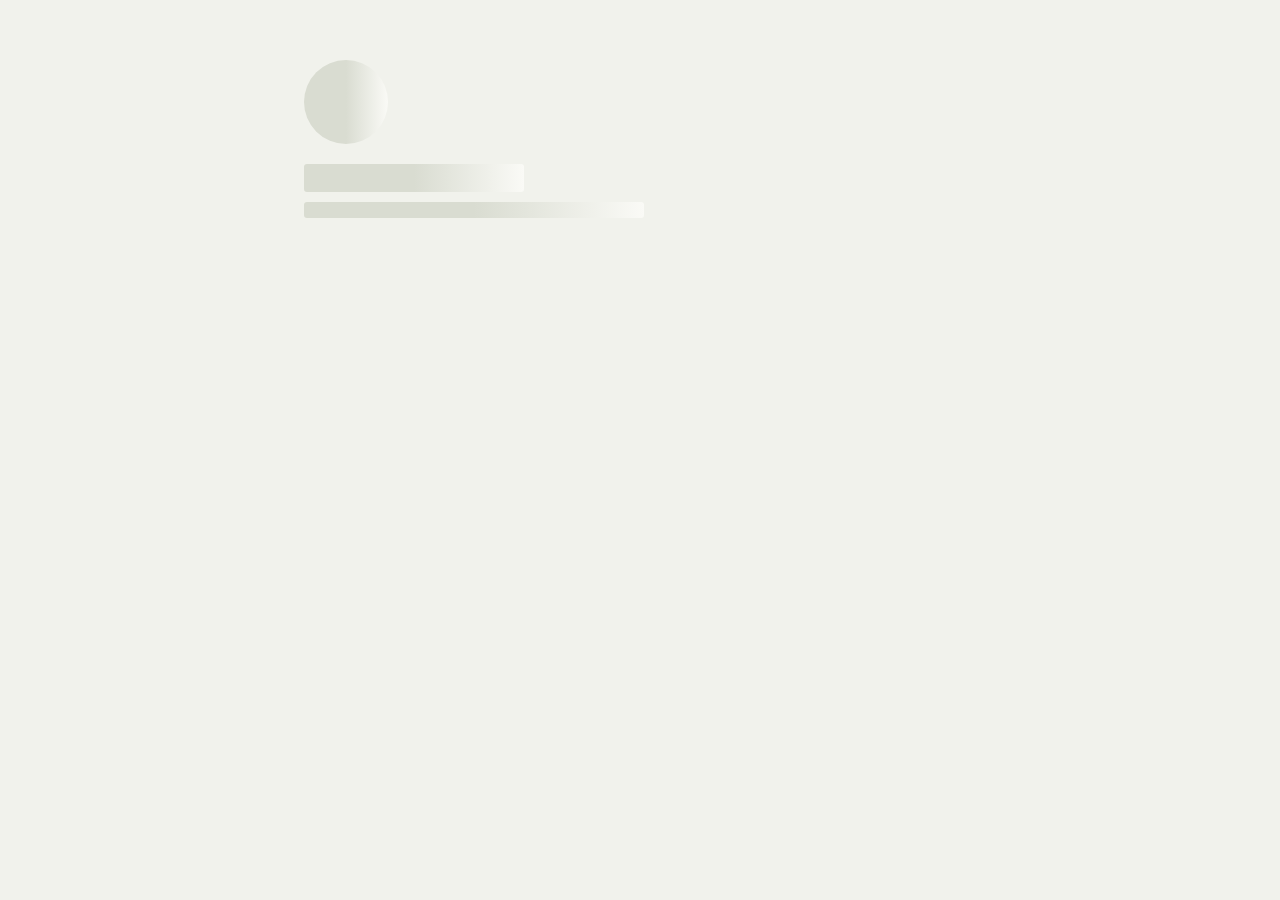
<file: profile.html>
<!DOCTYPE html>
<html lang="en">
<head>
  <link rel="manifest" href="./manifest.json">
<meta name="theme-color" content="#ffffff">
<meta charset="UTF-8">
<meta name="viewport" content="width=device-width, initial-scale=1.0">
<title>Profile — Vequence</title>
<link rel="stylesheet" href="styles.css">
</head>
<body>

<header id="site-header"></header>

<main class="shell-narrow" id="profile-root">
  <div style="padding-top:60px;">
    <div class="skeleton" style="width:84px;height:84px;border-radius:50%;margin-bottom:20px;"></div>
    <div class="skeleton" style="width:220px;height:28px;margin-bottom:10px;"></div>
    <div class="skeleton" style="width:340px;height:16px;"></div>
  </div>
</main>

<footer id="site-footer"></footer>

<script type="module">
import { supabase, initHeader, initFooter, getSession, getCurrentProfile, ensureProfile, escapeHtml, formatDate, avatarHtml, toast, initials, adminBadgeHtml, readingTimeLabel, articleReadingMinutes } from './app.js';

const username = new URLSearchParams(window.location.search).get('u');
const root = document.getElementById('profile-root');

let session, profileUser, isMe, iFollow = false, activeTab = 'articles';

(async () => {
  const headerInfo = await initHeader();
  session = headerInfo.session;
  initFooter();

  // If the user is viewing their own profile but the ?u= param is missing/wrong,
  // or the profile row was never created, ensure it now and redirect.
  if (session) {
    const me = await ensureProfile(session);
    if (me && (!username || username === me.username)) {
      // ok — fall through with correct username
    } else if (!username && me) {
      window.location.replace(`profile.html?u=${encodeURIComponent(me.username)}`);
      return;
    }
  }

  if (!username) {
    showNotFound();
    return;
  }

  let { data: user, error } = await supabase.from('users').select('*').eq('username', username).single();

  // If looking up own profile and row is still missing, force-create then retry
  if ((error || !user) && session) {
    const me = await ensureProfile(session);
    if (me && me.username === username) {
      user = me;
      error = null;
    }
  }

  if (error || !user) {
    showNotFound();
    return;
  }
  profileUser = user;
  isMe = session && session.user.id === user.id;

  const [{ count: followerCount }, { count: followingCount }, { count: articleCount }] = await Promise.all([
    supabase.from('follows').select('*', { count: 'exact', head: true }).eq('followed_id', user.id),
    supabase.from('follows').select('*', { count: 'exact', head: true }).eq('follower_id', user.id),
    supabase.from('articles').select('*', { count: 'exact', head: true }).eq('author_id', user.id).eq('status', 'published')
  ]);

  if (session && !isMe) {
    const { data: f } = await supabase.from('follows').select('follower_id').eq('follower_id', session.user.id).eq('followed_id', user.id).maybeSingle();
    iFollow = !!f;
  }

  renderProfile({ followerCount, followingCount, articleCount });
  loadTab('articles');

  // Auto-open edit form when profile still has placeholder username / "User"
  if (isMe && needsProfileSetup()) {
    toggleEditForm(true);
  }
})();

function showNotFound() {
  root.innerHTML = `<div class="empty-state" style="padding-top:100px;"><h3>Profile not found</h3><p>This user may not have finished setting up their profile yet.</p><a href="index.html" class="btn btn-outline" style="margin-top:16px;">Back to Discover</a></div>`;
}

function renderProfile(stats) {
  root.innerHTML = `
    <div class="profile-header">
      ${avatarHtml(profileUser, 84)}
      <div style="flex:1;">
        <h1>${escapeHtml(profileUser.display_name || profileUser.username)} ${adminBadgeHtml(profileUser)}</h1>
        <div class="handle">@${escapeHtml(profileUser.username)}</div>
        ${profileUser.bio ? `<p class="bio">${escapeHtml(profileUser.bio)}</p>` : ''}
        <div class="profile-stats">
          <span><strong>${stats.articleCount ?? 0}</strong> articles</span>
          <span><strong>${stats.followerCount ?? 0}</strong> followers</span>
          <span><strong>${stats.followingCount ?? 0}</strong> following</span>
        </div>
        ${isMe
          ? `<button class="btn btn-quiet btn-sm" id="edit-profile-btn">Edit profile</button>`
          : session
            ? `<button class="btn ${iFollow ? 'btn-quiet' : 'btn-primary'} btn-sm" id="follow-btn">${iFollow ? 'Following' : 'Follow'}</button>`
            : `<a href="auth.html" class="btn btn-primary btn-sm">Sign in to follow</a>`
        }
      </div>
    </div>

    <div id="edit-profile-form" style="display:none; padding-bottom:24px;"></div>

    <div class="profile-tabs">
      <button data-tab="articles" class="active">Articles</button>
      ${isMe ? `<button data-tab="bookmarks">Saved</button><button data-tab="drafts">Drafts</button>` : ''}
    </div>
    <div id="tab-content"></div>
  `;

  const followBtn = document.getElementById('follow-btn');
  if (followBtn) followBtn.addEventListener('click', toggleFollow);

  const editBtn = document.getElementById('edit-profile-btn');
  if (editBtn) editBtn.addEventListener('click', toggleEditForm);

  root.querySelectorAll('.profile-tabs button').forEach(btn => btn.addEventListener('click', () => {
    root.querySelectorAll('.profile-tabs button').forEach(b => b.classList.remove('active'));
    btn.classList.add('active');
    loadTab(btn.dataset.tab);
  }));
}

async function toggleFollow() {
  if (!session) return;
  const btn = document.getElementById('follow-btn');
  if (iFollow) {
    await supabase.from('follows').delete().eq('follower_id', session.user.id).eq('followed_id', profileUser.id);
    iFollow = false;
  } else {
    await supabase.from('follows').insert({ follower_id: session.user.id, followed_id: profileUser.id });
    iFollow = true;
    toast(`Following ${profileUser.display_name || profileUser.username}`);
  }
  btn.textContent = iFollow ? 'Following' : 'Follow';
  btn.className = `btn ${iFollow ? 'btn-quiet' : 'btn-primary'} btn-sm`;
}

function needsProfileSetup() {
  const uname = (profileUser.username || '').toLowerCase();
  const dname = (profileUser.display_name || '').trim();
  return uname.startsWith('user_') || dname === 'User' || dname === '' || !uname;
}

function toggleEditForm(forceOpen) {
  const el = document.getElementById('edit-profile-form');
  if (!forceOpen && el.style.display === 'block') { el.style.display = 'none'; return; }
  el.style.display = 'block';
  const needsSetup = needsProfileSetup();
  el.innerHTML = `
    ${needsSetup ? `<p class="hint" style="margin-bottom:14px;color:var(--gold);">Finish setting up your profile — choose a username and display name.</p>` : ''}
    <div class="field">
      <label>Display name</label>
      <input type="text" id="edit-name" value="${escapeHtml(profileUser.display_name === 'User' ? '' : (profileUser.display_name || ''))}" placeholder="Your name" required>
    </div>
    <div class="field">
      <label>Username</label>
      <input type="text" id="edit-username" value="${escapeHtml((profileUser.username || '').startsWith('user_') ? '' : (profileUser.username || ''))}" placeholder="janesmith" pattern="[a-z0-9_]{3,30}" required>
      <div class="hint">Lowercase letters, numbers, underscores. 3–30 characters.</div>
      <div class="error" id="edit-username-error" style="display:none;"></div>
    </div>
    <div class="field">
      <label>Bio</label>
      <textarea id="edit-bio" rows="3">${escapeHtml(profileUser.bio || '')}</textarea>
    </div>
    <div class="image-upload-zone" id="avatar-upload-zone" style="margin-bottom:16px;">
      <span>🖼 Click to update your avatar</span>
      <input type="file" id="avatar-upload-input" accept="image/*" style="display:none;">
    </div>
    <button class="btn btn-primary btn-sm" id="save-profile-btn">Save changes</button>
  `;
  document.getElementById('avatar-upload-zone').addEventListener('click', () => document.getElementById('avatar-upload-input').click());
  document.getElementById('avatar-upload-input').addEventListener('change', async (e) => {
    const file = e.target.files[0];
    if (!file) return;
    const path = `${session.user.id}/${Date.now()}-${file.name.replace(/[^a-zA-Z0-9.]/g, '_')}`;
    const { error } = await supabase.storage.from('avatars').upload(path, file);
    if (error) { toast('Upload failed', 'error'); return; }
    const { data } = supabase.storage.from('avatars').getPublicUrl(path);
    await supabase.from('users').update({ avatar_url: data.publicUrl }).eq('id', session.user.id);
    toast('Avatar updated');
    window.location.reload();
  });
  document.getElementById('save-profile-btn').addEventListener('click', async () => {
    const display_name = document.getElementById('edit-name').value.trim();
    let username = document.getElementById('edit-username').value.trim().toLowerCase().replace(/[^a-z0-9_]/g, '');
    const bio = document.getElementById('edit-bio').value.trim();
    const errEl = document.getElementById('edit-username-error');
    errEl.style.display = 'none';

    if (!display_name) {
      toast('Display name is required', 'error');
      return;
    }
    if (!/^[a-z0-9_]{3,30}$/.test(username)) {
      errEl.textContent = 'Username must be 3–30 lowercase letters, numbers, or underscores.';
      errEl.style.display = 'block';
      return;
    }

    // Check username uniqueness (allow keeping own)
    if (username !== profileUser.username) {
      const { data: taken } = await supabase.from('users').select('id').eq('username', username).maybeSingle();
      if (taken && taken.id !== session.user.id) {
        errEl.textContent = 'That username is taken. Try another.';
        errEl.style.display = 'block';
        return;
      }
    }

    const { error } = await supabase.from('users').update({ display_name, username, bio: bio || null }).eq('id', session.user.id);
    if (error) { toast('Could not save: ' + error.message, 'error'); return; }

    // Keep auth metadata in sync so ensureProfile stays correct
    await supabase.auth.updateUser({ data: { username, display_name } });

    toast('Profile updated');
    window.location.href = `profile.html?u=${encodeURIComponent(username)}`;
  });
}

function articleRowSmall(a) {
  return `
    <article class="article-row">
      <div class="article-row-main">
        ${a.category ? `<div class="kicker">${escapeHtml(a.category)}${a.status === 'draft' ? ' · Draft' : ''}</div>` : (a.status === 'draft' ? '<div class="kicker">Draft</div>' : '')}
        <h2><a href="${a.status === 'draft' ? `editor.html?id=${a.id}` : `article.html?slug=${encodeURIComponent(a.slug)}`}">${escapeHtml(a.title)}</a></h2>
        ${a.subtitle ? `<p class="dek">${escapeHtml(a.subtitle)}</p>` : ''}
        <div class="byline">
          <span>${formatDate(a.published_at || a.created_at)}</span>
          <span>·</span>
          <span>${readingTimeLabel(articleReadingMinutes(a))}</span>
        </div>
        <div class="article-row-stats">
          <span>♥ ${a.like_count || 0}</span>
          <span>💬 ${a.comment_count || 0}</span>
        </div>
      </div>
    </article>`;
}

async function loadTab(tab) {
  activeTab = tab;
  const el = document.getElementById('tab-content');
  el.innerHTML = `<div style="padding:30px 0;"><div class="skeleton" style="width:100%;height:80px;"></div></div>`;

  if (tab === 'articles') {
    const { data } = await supabase.from('articles').select('*').eq('author_id', profileUser.id).eq('status', 'published').order('published_at', { ascending: false });
    renderList(data, 'No published articles yet.');
  } else if (tab === 'drafts') {
    const { data } = await supabase.from('articles').select('*').eq('author_id', profileUser.id).eq('status', 'draft').order('updated_at', { ascending: false });
    renderList(data, 'No drafts.');
  } else if (tab === 'bookmarks') {
    const { data } = await supabase.from('bookmarks').select('articles(*)').eq('user_id', profileUser.id).order('created_at', { ascending: false });
    renderList((data || []).map(d => d.articles).filter(Boolean), 'Nothing saved yet.');
  }
}

function renderList(items, emptyMsg) {
  const el = document.getElementById('tab-content');
  if (!items || !items.length) {
    el.innerHTML = `<div class="empty-state"><h3>${emptyMsg}</h3></div>`;
    return;
  }
  el.innerHTML = items.map(articleRowSmall).join('');
}
</script>
</body>
</html>
</file>
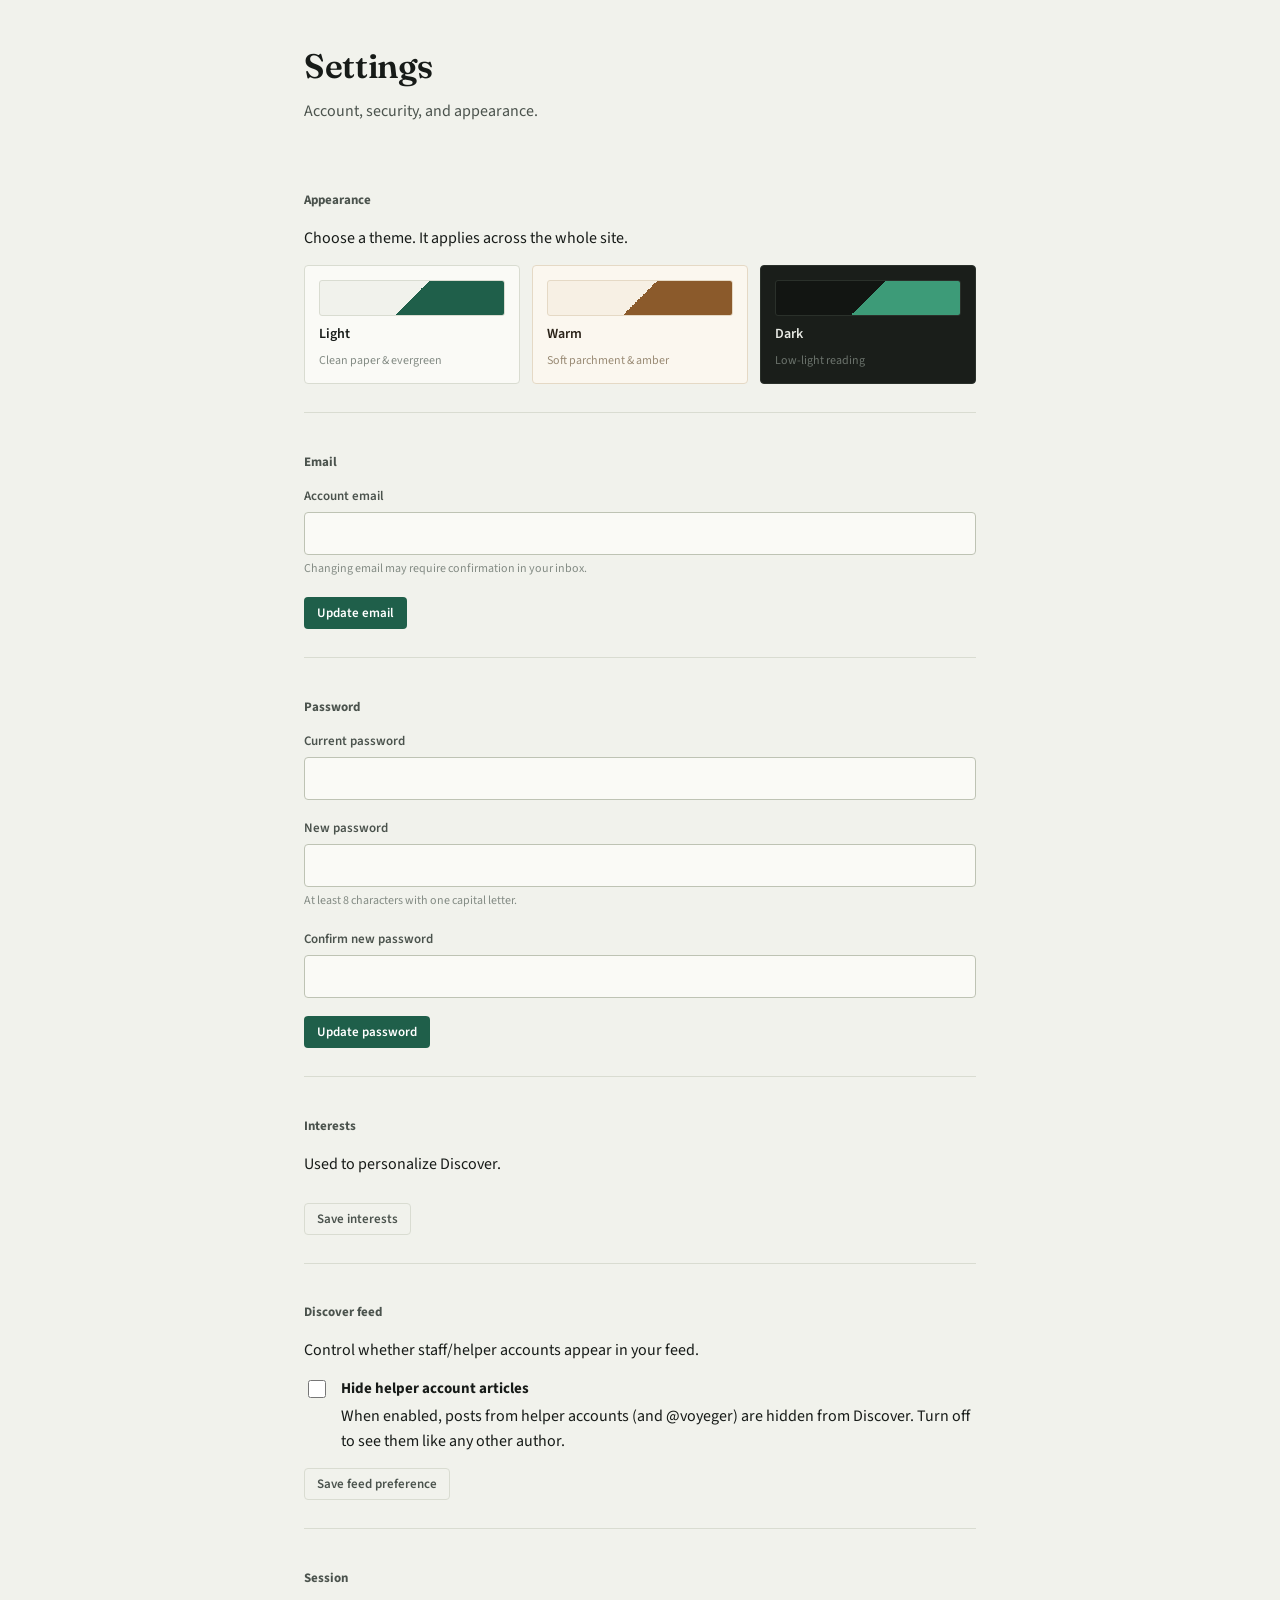
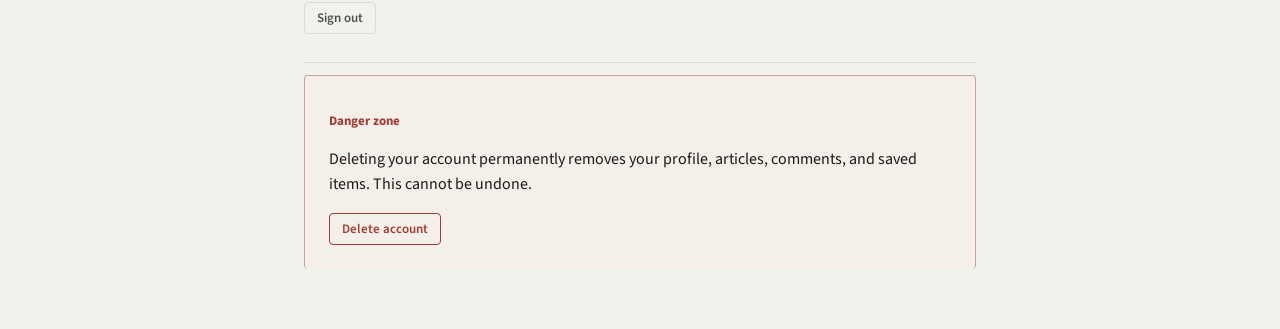
<file: settings.html>
<!DOCTYPE html>
<html lang="en">
<head>
<meta charset="UTF-8">
<meta name="viewport" content="width=device-width, initial-scale=1.0">
<title>Settings — Vequence</title>
<link rel="stylesheet" href="styles.css">
</head>
<body>

<header id="site-header"></header>

<main class="shell-narrow" style="padding-top:40px;padding-bottom:60px;">
  <h1 class="page-title">Settings</h1>
  <p class="page-sub">Account, security, and appearance.</p>

  <section class="settings-section">
    <h2 class="section-label">Appearance</h2>
    <p class="hint" style="margin-bottom:14px;">Choose a theme. It applies across the whole site.</p>
    <div class="theme-grid" id="theme-grid">
      <button type="button" class="theme-card" data-theme="light">
        <span class="theme-swatch theme-swatch-light"></span>
        <span class="theme-name">Light</span>
        <span class="theme-desc">Clean paper & evergreen</span>
      </button>
      <button type="button" class="theme-card" data-theme="warm">
        <span class="theme-swatch theme-swatch-warm"></span>
        <span class="theme-name">Warm</span>
        <span class="theme-desc">Soft parchment & amber</span>
      </button>
      <button type="button" class="theme-card" data-theme="dark">
        <span class="theme-swatch theme-swatch-dark"></span>
        <span class="theme-name">Dark</span>
        <span class="theme-desc">Low-light reading</span>
      </button>
    </div>
  </section>

  <section class="settings-section">
    <h2 class="section-label">Email</h2>
    <div class="field">
      <label for="settings-email">Account email</label>
      <input type="email" id="settings-email" autocomplete="email">
      <div class="hint">Changing email may require confirmation in your inbox.</div>
      <div class="error" id="email-error" style="display:none;"></div>
    </div>
    <button type="button" class="btn btn-primary btn-sm" id="save-email-btn">Update email</button>
  </section>

  <section class="settings-section">
    <h2 class="section-label">Password</h2>
    <div class="field">
      <label for="current-password">Current password</label>
      <input type="password" id="current-password" autocomplete="current-password" required>
    </div>
    <div class="field">
      <label for="new-password">New password</label>
      <input type="password" id="new-password" minlength="8" autocomplete="new-password">
      <div class="hint">At least 8 characters with one capital letter.</div>
    </div>
    <div class="field">
      <label for="new-password2">Confirm new password</label>
      <input type="password" id="new-password2" minlength="8" autocomplete="new-password">
      <div class="error" id="password-error" style="display:none;"></div>
    </div>
    <button type="button" class="btn btn-primary btn-sm" id="save-password-btn">Update password</button>
  </section>

  <section class="settings-section">
    <h2 class="section-label">Interests</h2>
    <p class="hint" style="margin-bottom:12px;">Used to personalize Discover.</p>
    <div class="chip-row" id="settings-interests"></div>
    <button type="button" class="btn btn-quiet btn-sm" id="save-interests-btn" style="margin-top:14px;">Save interests</button>
  </section>

  <section class="settings-section">
    <h2 class="section-label">Discover feed</h2>
    <p class="hint" style="margin-bottom:14px;">Control whether staff/helper accounts appear in your feed.</p>
    <label class="settings-toggle-row" style="display:flex;align-items:flex-start;gap:12px;cursor:pointer;user-select:none;">
      <input type="checkbox" id="hide-helpers-toggle" style="margin-top:3px;width:18px;height:18px;flex-shrink:0;">
      <span>
        <strong style="display:block;font-size:15px;">Hide helper account articles</strong>
        <span class="hint" style="display:block;margin-top:4px;">When enabled, posts from helper accounts (and @voyeger) are hidden from Discover. Turn off to see them like any other author.</span>
      </span>
    </label>
    <button type="button" class="btn btn-quiet btn-sm" id="save-feed-prefs-btn" style="margin-top:14px;">Save feed preference</button>
  </section>

  <section class="settings-section">
    <h2 class="section-label">Session</h2>
    <button type="button" class="btn btn-quiet btn-sm" id="signout-btn">Sign out</button>
  </section>

  <section class="settings-section danger-zone">
    <h2 class="section-label" style="color:var(--red);">Danger zone</h2>
    <p class="hint" style="margin-bottom:16px;">Deleting your account permanently removes your profile, articles, comments, and saved items. This cannot be undone.</p>

    <div id="delete-account-panel" style="display:none;">
      <div class="field">
        <label for="delete-username">Type your username <strong id="delete-username-label"></strong> to confirm</label>
        <input type="text" id="delete-username" autocomplete="off" placeholder="your username">
      </div>
      <div class="field">
        <label for="delete-password">Your password</label>
        <input type="password" id="delete-password" autocomplete="current-password">
        <div class="error" id="delete-error" style="display:none;"></div>
      </div>
      <div style="display:flex;gap:10px;flex-wrap:wrap;">
        <button type="button" class="btn btn-danger btn-sm" id="confirm-delete-btn">Permanently delete account</button>
        <button type="button" class="btn btn-quiet btn-sm" id="cancel-delete-btn">Cancel</button>
      </div>
    </div>

    <button type="button" class="btn btn-danger btn-sm" id="show-delete-btn">Delete account</button>
  </section>
</main>

<footer id="site-footer"></footer>

<script type="module">
import {
  supabase, requireAuth, initHeader, initFooter, toast, signOut,
  applyTheme, getTheme, INTEREST_TOPICS, escapeHtml, getCurrentProfile
} from './app.js';

const session = await requireAuth('auth.html');
if (!session) throw new Error('redirect');

await initHeader('settings');
initFooter();

const profile = await getCurrentProfile();
const myUsername = profile?.username || '';
const myEmail = session.user.email || '';

// ---- Theme ----
function markActiveTheme() {
  const current = getTheme();
  document.querySelectorAll('.theme-card').forEach(card => {
    card.classList.toggle('active', card.dataset.theme === current);
  });
}
markActiveTheme();
document.getElementById('theme-grid').addEventListener('click', (e) => {
  const card = e.target.closest('.theme-card');
  if (!card) return;
  applyTheme(card.dataset.theme);
  markActiveTheme();
  toast(`Theme: ${card.dataset.theme}`);
});

// ---- Email ----
document.getElementById('settings-email').value = myEmail;
document.getElementById('save-email-btn').addEventListener('click', async () => {
  const email = document.getElementById('settings-email').value.trim();
  const errEl = document.getElementById('email-error');
  errEl.style.display = 'none';
  if (!email) return;
  const { error } = await supabase.auth.updateUser({ email });
  if (error) {
    errEl.textContent = error.message;
    errEl.style.display = 'block';
    return;
  }
  toast('Check your inbox to confirm the new email');
});

// ---- Password (requires current password) ----
function validatePassword(pw) {
  if (pw.length < 8) return 'Password must be at least 8 characters.';
  if (!/[A-Z]/.test(pw)) return 'Password must include at least one capital letter.';
  return null;
}

document.getElementById('save-password-btn').addEventListener('click', async () => {
  const current = document.getElementById('current-password').value;
  const pw = document.getElementById('new-password').value;
  const pw2 = document.getElementById('new-password2').value;
  const errEl = document.getElementById('password-error');
  errEl.style.display = 'none';

  if (!current) {
    errEl.textContent = 'Enter your current password.';
    errEl.style.display = 'block';
    return;
  }
  const err = validatePassword(pw);
  if (err) { errEl.textContent = err; errEl.style.display = 'block'; return; }
  if (pw !== pw2) { errEl.textContent = 'New passwords do not match.'; errEl.style.display = 'block'; return; }
  if (pw === current) {
    errEl.textContent = 'New password must be different from the current one.';
    errEl.style.display = 'block';
    return;
  }

  const btn = document.getElementById('save-password-btn');
  btn.disabled = true;
  btn.innerHTML = '<span class="spinner"></span>';

  // Verify current password by re-authenticating
  const { error: authErr } = await supabase.auth.signInWithPassword({
    email: myEmail,
    password: current
  });
  if (authErr) {
    btn.disabled = false;
    btn.textContent = 'Update password';
    errEl.textContent = 'Current password is incorrect.';
    errEl.style.display = 'block';
    return;
  }

  const { error } = await supabase.auth.updateUser({ password: pw });
  btn.disabled = false;
  btn.textContent = 'Update password';
  if (error) {
    errEl.textContent = error.message;
    errEl.style.display = 'block';
    return;
  }

  document.getElementById('current-password').value = '';
  document.getElementById('new-password').value = '';
  document.getElementById('new-password2').value = '';
  toast('Password updated');
});

// ---- Interests ----
let selected = [];
try {
  selected = JSON.parse(localStorage.getItem('vequence-interests') || '[]');
} catch (_) {}
const metaInterests = session.user.user_metadata?.interests;
if (Array.isArray(metaInterests) && metaInterests.length) selected = metaInterests;

const chipsEl = document.getElementById('settings-interests');
function renderInterestChips() {
  chipsEl.innerHTML = INTEREST_TOPICS.map(t =>
    `<button type="button" class="chip ${selected.includes(t) ? 'active' : ''}" data-topic="${escapeHtml(t)}">${escapeHtml(t)}</button>`
  ).join('');
  chipsEl.querySelectorAll('.chip').forEach(chip => {
    chip.addEventListener('click', () => {
      const t = chip.dataset.topic;
      if (selected.includes(t)) selected = selected.filter(x => x !== t);
      else selected.push(t);
      renderInterestChips();
    });
  });
}
renderInterestChips();

document.getElementById('save-interests-btn').addEventListener('click', async () => {
  localStorage.setItem('vequence-interests', JSON.stringify(selected));
  await supabase.auth.updateUser({ data: { interests: selected } });
  toast('Interests saved');
});

// ---- Hide helpers preference (Discover) ----
const HIDE_HELPERS_KEY = 'vequence-hide-helpers';
function getHideHelpersPref() {
  const meta = session.user.user_metadata?.hide_helper_articles;
  if (typeof meta === 'boolean') return meta;
  try {
    const v = localStorage.getItem(HIDE_HELPERS_KEY);
    if (v === '1' || v === 'true') return true;
    if (v === '0' || v === 'false') return false;
  } catch (_) {}
  return false; // default: show helper articles
}
const hideHelpersToggle = document.getElementById('hide-helpers-toggle');
if (hideHelpersToggle) hideHelpersToggle.checked = getHideHelpersPref();

document.getElementById('save-feed-prefs-btn').addEventListener('click', async () => {
  const on = !!document.getElementById('hide-helpers-toggle').checked;
  try { localStorage.setItem(HIDE_HELPERS_KEY, on ? '1' : '0'); } catch (_) {}
  await supabase.auth.updateUser({ data: { hide_helper_articles: on } });
  toast(on ? 'Helper articles hidden on Discover' : 'Helper articles visible on Discover');
});

document.getElementById('signout-btn').addEventListener('click', signOut);

// ---- Delete account ----
const showDeleteBtn = document.getElementById('show-delete-btn');
const deletePanel = document.getElementById('delete-account-panel');
document.getElementById('delete-username-label').textContent = myUsername ? `“${myUsername}”` : '';

showDeleteBtn.addEventListener('click', () => {
  deletePanel.style.display = 'block';
  showDeleteBtn.style.display = 'none';
  document.getElementById('delete-username').focus();
});

document.getElementById('cancel-delete-btn').addEventListener('click', () => {
  deletePanel.style.display = 'none';
  showDeleteBtn.style.display = 'inline-flex';
  document.getElementById('delete-username').value = '';
  document.getElementById('delete-password').value = '';
  document.getElementById('delete-error').style.display = 'none';
});

document.getElementById('confirm-delete-btn').addEventListener('click', async () => {
  const errEl = document.getElementById('delete-error');
  errEl.style.display = 'none';

  const typedUser = document.getElementById('delete-username').value.trim();
  const password = document.getElementById('delete-password').value;
  const btn = document.getElementById('confirm-delete-btn');

  if (!myUsername) {
    errEl.textContent = 'Could not load your username. Refresh and try again.';
    errEl.style.display = 'block';
    return;
  }
  if (typedUser !== myUsername) {
    errEl.textContent = 'Username does not match. Type it exactly to confirm.';
    errEl.style.display = 'block';
    return;
  }
  if (!password) {
    errEl.textContent = 'Enter your password to continue.';
    errEl.style.display = 'block';
    return;
  }

  btn.disabled = true;
  btn.innerHTML = '<span class="spinner"></span>';

  // Verify password
  const { error: authErr } = await supabase.auth.signInWithPassword({
    email: myEmail,
    password
  });
  if (authErr) {
    btn.disabled = false;
    btn.textContent = 'Permanently delete account';
    errEl.textContent = 'Password is incorrect.';
    errEl.style.display = 'block';
    return;
  }

  const uid = session.user.id;

  try {
    // Wipe public data owned by this user (order matters for FKs)
    const { data: myArticles } = await supabase.from('articles').select('id').eq('author_id', uid);
    const articleIds = (myArticles || []).map(a => a.id);

    if (articleIds.length) {
      await supabase.from('sources').delete().in('article_id', articleIds);
      await supabase.from('article_tags').delete().in('article_id', articleIds);
      await supabase.from('likes').delete().in('article_id', articleIds);
      await supabase.from('bookmarks').delete().in('article_id', articleIds);
      await supabase.from('comments').delete().in('article_id', articleIds);
      await supabase.from('articles').delete().eq('author_id', uid);
    }

    await supabase.from('likes').delete().eq('user_id', uid);
    await supabase.from('bookmarks').delete().eq('user_id', uid);
    await supabase.from('comments').delete().eq('user_id', uid);
    await supabase.from('follows').delete().eq('follower_id', uid);
    await supabase.from('follows').delete().eq('followed_id', uid);
    await supabase.from('users').delete().eq('id', uid);

    // Try RPC if project has a secure delete_own_account function (optional)
    try {
      await supabase.rpc('delete_own_account');
    } catch (_) { /* optional */ }

    localStorage.removeItem('vequence-interests');
    await supabase.auth.signOut();

    toast('Account deleted');
    setTimeout(() => { window.location.href = 'auth.html'; }, 600);
  } catch (e) {
    btn.disabled = false;
    btn.textContent = 'Permanently delete account';
    errEl.textContent = e.message || 'Could not delete account. Try again.';
    errEl.style.display = 'block';
  }
});
</script>
</body>
</html>
</file>
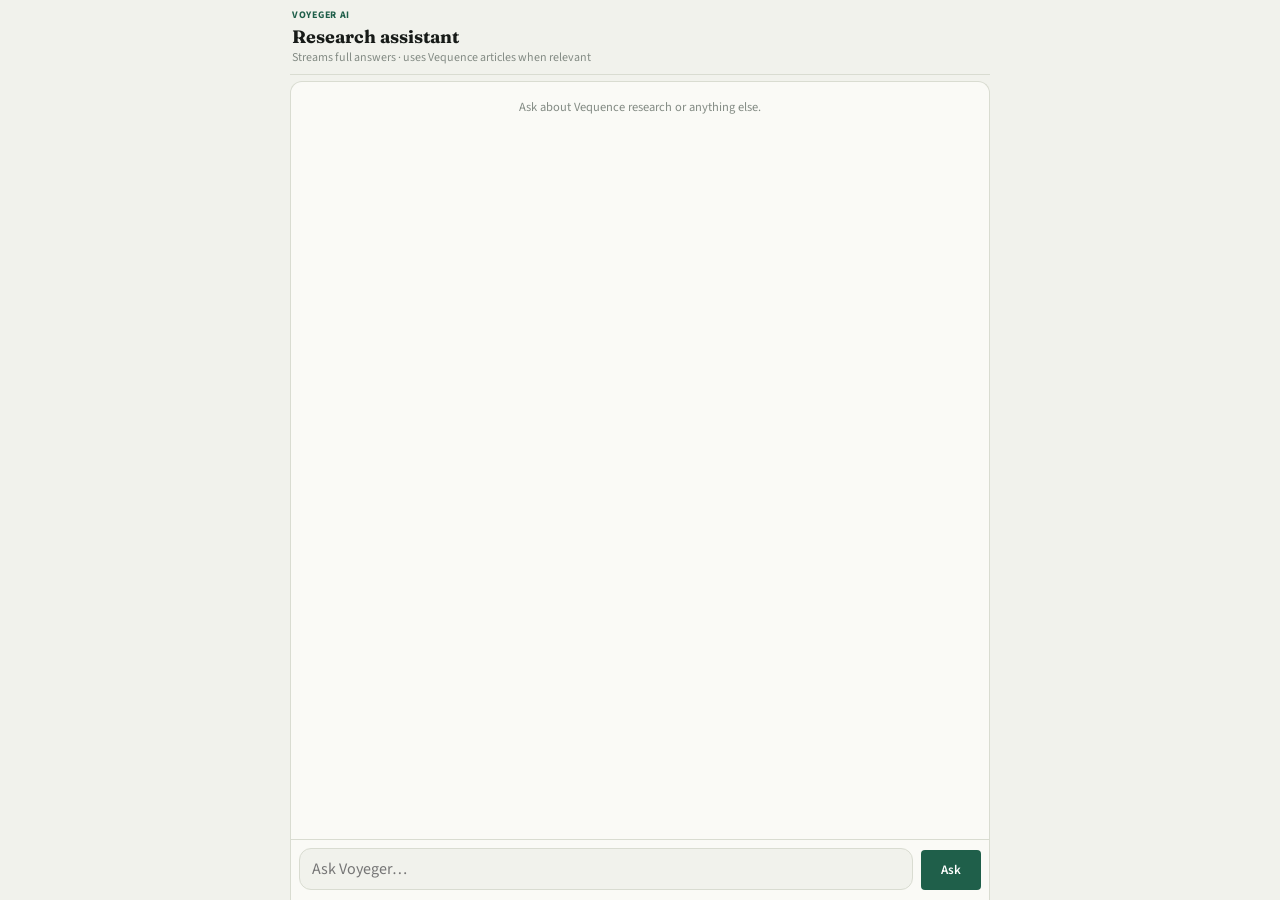
<file: VoyegerAI.html>
<!DOCTYPE html>
<html lang="en" class="ai-page">
<head>
  <link rel="manifest" href="./manifest.json">
<meta name="theme-color" content="#ffffff">
<meta charset="UTF-8">
<meta name="viewport" content="width=device-width, initial-scale=1.0, viewport-fit=cover">
<title>Voyeger AI — Vequence</title>
<link rel="stylesheet" href="styles.css">
<style>
/* Locked page shell */
html.ai-page, body.ai-page {
  height: 100%;
  height: 100dvh;
  max-height: 100dvh;
  overflow: hidden;
  overscroll-behavior: none;
}
body.ai-page {
  display: flex;
  flex-direction: column;
  margin: 0;
  padding-bottom: 0 !important;
}
body.ai-page .site-header {
  flex-shrink: 0;
  position: relative;
  z-index: 60;
  overflow: visible !important;
}
body.ai-page .site-header .shell {
  height: auto;
  min-height: 52px;
  padding: 8px 0;
  overflow: visible !important;
  flex-wrap: nowrap;
  gap: 10px;
  min-width: 0;
}
body.ai-page .wordmark { flex-shrink: 0; }
body.ai-page .header-search {
  flex: 1 1 auto;
  min-width: 0;
  max-width: none !important;
  overflow: visible !important;
}
body.ai-page .header-search input {
  width: 100%;
  min-width: 0;
  box-sizing: border-box;
}
body.ai-page .header-nav {
  flex-shrink: 0;
  overflow: visible !important;
}
body.ai-page #site-footer { display: none !important; }
body.ai-page .bottom-tab-bar {
  flex-shrink: 0;
  position: relative !important;
  left: auto; right: auto; bottom: auto;
  height: calc(56px + env(safe-area-inset-bottom, 0px));
  padding-bottom: env(safe-area-inset-bottom, 0px);
  z-index: 50;
  overflow: visible !important;
}
body.ai-page .bottom-tab-bar .bottom-account-menu.header-dropdown {
  z-index: 80;
}

.ai-app {
  flex: 1 1 auto;
  min-height: 0;
  width: 100%;
  max-width: 720px;
  margin: 0 auto;
  padding: 0 10px;
  display: flex;
  flex-direction: column;
  overflow: hidden;
  box-sizing: border-box;
}
.ai-app-head {
  flex-shrink: 0;
  padding: 8px 2px 6px;
  border-bottom: 1px solid var(--hairline);
  background: var(--paper);
}
.ai-app-head .kicker {
  margin: 0;
  color: var(--evergreen);
  font-weight: 700;
  font-size: 10px;
  letter-spacing: 0.07em;
  text-transform: uppercase;
}
.ai-app-head h1 {
  margin: 2px 0 0;
  font-family: var(--font-display);
  font-size: 18px;
  line-height: 1.2;
}
.ai-app-head p {
  margin: 2px 0 0;
  font-size: 12px;
  color: var(--ink-faint);
}

.ai-chat-locked {
  flex: 1 1 auto;
  min-height: 0;
  display: flex;
  flex-direction: column;
  overflow: hidden;
  margin-top: 6px;
  border: 1px solid var(--hairline);
  border-radius: 12px 12px 0 0;
  border-bottom: none;
  background: var(--paper-raised);
}
.ai-messages {
  flex: 1 1 auto;
  min-height: 0;
  overflow-x: hidden;
  overflow-y: auto;
  -webkit-overflow-scrolling: touch;
  overscroll-behavior: contain;
  padding: 12px 12px 24px;
  display: flex;
  flex-direction: column;
  gap: 12px;
}

.ai-bubble {
  box-sizing: border-box;
  padding: 11px 13px;
  border-radius: 14px;
  font-size: 14.5px;
  line-height: 1.55;
  word-break: break-word;
  overflow-wrap: anywhere;
  overflow: visible;
  flex-shrink: 0;
}
.ai-bubble.user {
  align-self: flex-end;
  max-width: min(92%, 560px);
  background: var(--evergreen);
  color: #fff;
  border-bottom-right-radius: 4px;
  white-space: pre-wrap;
}
.ai-bubble.assistant {
  align-self: flex-start;
  width: 100%;
  max-width: 100%;
  background: var(--paper);
  border: 1px solid var(--hairline);
  border-bottom-left-radius: 4px;
  white-space: normal;
}
.ai-bubble.assistant .ai-md {
  font-family: var(--font-body);
  font-size: 14.5px;
  line-height: 1.65;
  color: var(--ink);
  overflow: visible;
  max-height: none;
}
.ai-bubble.assistant .ai-md > *:first-child { margin-top: 0; }
.ai-bubble.assistant .ai-md > *:last-child { margin-bottom: 0; }
.ai-bubble.assistant .ai-md p { margin: 0 0 0.75em; }
.ai-bubble.assistant .ai-md p:last-child { margin-bottom: 0; }
.ai-bubble.assistant .ai-md h2,
.ai-bubble.assistant .ai-md h3 {
  font-family: var(--font-display);
  font-size: 1.05em;
  margin: 0.8em 0 0.4em;
}
.ai-bubble.assistant .ai-md ul,
.ai-bubble.assistant .ai-md ol {
  margin: 0.4em 0 0.75em;
  padding-left: 1.35em;
}
.ai-bubble.assistant .ai-md li { margin: 0.25em 0; }
.ai-bubble.assistant .ai-md code {
  font-family: var(--font-mono);
  font-size: 0.88em;
  background: var(--paper-raised);
  border: 1px solid var(--hairline);
  border-radius: 4px;
  padding: 1px 5px;
}
.ai-bubble.assistant .ai-md pre {
  margin: 0.55em 0;
  padding: 10px 12px;
  border-radius: 8px;
  overflow-x: auto;
  max-width: 100%;
  background: var(--ink);
  color: #E8EAE4;
  font-size: 12.5px;
}
.ai-bubble.assistant .ai-md pre code {
  background: none; border: none; padding: 0; color: inherit;
}
.ai-bubble.assistant .ai-md a { color: var(--evergreen-dark); text-decoration: underline; }
.ai-bubble.assistant .ai-md blockquote {
  margin: 0.5em 0;
  padding-left: 12px;
  border-left: 3px solid var(--gold);
  color: var(--ink-soft);
  font-style: italic;
}
.ai-bubble.assistant .ai-md strong { font-weight: 700; }

.ai-bubble.system {
  align-self: center;
  background: transparent;
  border: none;
  color: var(--ink-faint);
  font-size: 12.5px;
  text-align: center;
  padding: 4px 6px;
}

/* Typing animation */
.ai-bubble.typing {
  align-self: flex-start;
  display: inline-flex;
  align-items: center;
  gap: 10px;
  padding: 12px 16px;
  background: var(--paper);
  border: 1px solid var(--hairline);
  border-bottom-left-radius: 4px;
  min-height: 44px;
}
.ai-typing-label {
  font-size: 12.5px;
  color: var(--ink-faint);
}
.ai-typing-dots {
  display: inline-flex;
  align-items: center;
  gap: 5px;
  height: 14px;
}
.ai-typing-dots span {
  width: 7px;
  height: 7px;
  border-radius: 50%;
  background: var(--evergreen);
  opacity: 0.35;
  animation: ai-dot 1.15s ease-in-out infinite;
}
.ai-typing-dots span:nth-child(2) { animation-delay: 0.18s; }
.ai-typing-dots span:nth-child(3) { animation-delay: 0.36s; }
@keyframes ai-dot {
  0%, 80%, 100% { opacity: 0.28; transform: translateY(0) scale(0.88); }
  40% { opacity: 1; transform: translateY(-4px) scale(1.08); }
}
.ai-cursor {
  display: inline-block;
  width: 2px;
  height: 1em;
  margin-left: 2px;
  vertical-align: text-bottom;
  background: var(--evergreen);
  animation: ai-blink 0.85s step-end infinite;
}
@keyframes ai-blink { 50% { opacity: 0; } }

.ai-sources {
  margin-top: 10px;
  padding-top: 8px;
  border-top: 1px solid var(--hairline);
  font-size: 12px;
}
.ai-sources a {
  color: var(--evergreen-dark);
  font-weight: 600;
  display: block;
  margin-top: 4px;
  white-space: normal;
}

.ai-form-locked {
  flex-shrink: 0;
  display: flex;
  gap: 8px;
  align-items: flex-end;
  padding: 8px 8px 10px;
  border-top: 1px solid var(--hairline);
  background: var(--paper-raised);
}
.ai-form-locked textarea {
  flex: 1;
  min-width: 0;
  min-height: 40px;
  max-height: 88px;
  resize: none;
  border: 1px solid var(--hairline);
  border-radius: 12px;
  padding: 9px 12px;
  background: var(--paper);
  color: var(--ink);
  font: inherit;
  line-height: 1.4;
  overflow-y: auto;
}
.ai-form-locked textarea:focus {
  outline: none;
  border-color: var(--evergreen);
}
.ai-form-locked .btn {
  flex-shrink: 0;
  height: 40px;
  min-width: 60px;
}

@media (max-width: 720px) {
  body.ai-page .site-header .shell {
    flex-wrap: wrap;
    row-gap: 6px;
  }
  body.ai-page .header-search {
    flex-basis: 100%;
    order: 3;
    max-width: none !important;
  }
}
</style>
</head>
<body class="ai-page">
<header id="site-header"></header>

<div class="ai-app">
  <div class="ai-app-head">
    <div class="kicker">Voyeger AI</div>
    <h1>Research assistant</h1>
    <p>Streams full answers · uses Vequence articles when relevant</p>
  </div>

  <div class="ai-chat-locked">
    <div class="ai-messages" id="ai-messages">
      <div class="ai-bubble system">Ask about Vequence research or anything else.</div>
    </div>
    <form class="ai-form-locked" id="ai-form">
      <textarea id="ai-input" rows="1" placeholder="Ask Voyeger…" maxlength="2000" enterkeyhint="send"></textarea>
      <button type="submit" class="btn btn-primary btn-sm" id="ai-send">Ask</button>
    </form>
  </div>
</div>

<footer id="site-footer"></footer>

<script type="module">
import {
  supabase, requireAuth, initHeader, initFooter, escapeHtml, toast, renderMarkdown
} from './app.js';

const GEMINI_API_KEY = 'AQ.Ab8RN6ICqTSoXSpJEJ8qJV2wCvuuKpichstN8qryO3EORwNBcg';
const GEMINI_MODELS = ['gemini-3.6-flash', 'gemini-3.5-flash'];

const session = await requireAuth('auth.html');
if (!session) throw new Error('redirect');
await initHeader('ai');
initFooter();

const messagesEl = document.getElementById('ai-messages');
const form = document.getElementById('ai-form');
const input = document.getElementById('ai-input');
const sendBtn = document.getElementById('ai-send');

const history = [];
let busy = false;

function scrollMessagesToEnd() {
  requestAnimationFrame(() => {
    messagesEl.scrollTop = messagesEl.scrollHeight;
  });
}

function appendUser(text) {
  const div = document.createElement('div');
  div.className = 'ai-bubble user';
  div.textContent = text;
  messagesEl.appendChild(div);
  scrollMessagesToEnd();
}

function createAssistantBubble() {
  const div = document.createElement('div');
  div.className = 'ai-bubble assistant';
  const md = document.createElement('div');
  md.className = 'ai-md';
  div.appendChild(md);
  messagesEl.appendChild(div);
  scrollMessagesToEnd();
  return { root: div, md };
}

function setAssistantMarkdown(mdEl, text, showCursor = false) {
  const html = renderMarkdown(text) || `<p>${escapeHtml(text)}</p>`;
  mdEl.innerHTML = html + (showCursor ? '<span class="ai-cursor" aria-hidden="true"></span>' : '');
  scrollMessagesToEnd();
}

function attachSources(root, sources) {
  if (!sources?.length) return;
  root.querySelectorAll('.ai-sources').forEach(n => n.remove());
  const box = document.createElement('div');
  box.className = 'ai-sources';
  box.innerHTML = '<strong>Sources</strong>' + sources.map(s =>
    `<a href="article.html?slug=${encodeURIComponent(s.slug)}">${escapeHtml(s.title)}</a>`
  ).join('');
  root.appendChild(box);
  scrollMessagesToEnd();
}

function setTyping(on, label = 'Voyeger is typing') {
  let el = document.getElementById('ai-typing');
  if (on) {
    if (!el) {
      el = document.createElement('div');
      el.id = 'ai-typing';
      el.className = 'ai-bubble typing';
      el.setAttribute('aria-live', 'polite');
      el.innerHTML = `
        <div class="ai-typing-dots" aria-hidden="true">
          <span></span><span></span><span></span>
        </div>
        <span class="ai-typing-label">${escapeHtml(label)}</span>`;
      messagesEl.appendChild(el);
    } else {
      const lab = el.querySelector('.ai-typing-label');
      if (lab) lab.textContent = label;
    }
  } else if (el) {
    el.remove();
  }
  scrollMessagesToEnd();
}

async function searchVequenceArticles(query) {
  const q = String(query || '').trim();
  if (q.length < 2) return [];

  const { data, error } = await supabase
    .from('articles')
    .select('title, subtitle, slug, category, content, users(username, display_name)')
    .eq('status', 'published')
    .order('published_at', { ascending: false })
    .limit(40);

  if (error || !data?.length) return [];

  const terms = q.toLowerCase().split(/\s+/).filter(t => t.length > 2);
  const scored = [];
  for (const a of data) {
    const md = (a.content?.markdown || a.content?.body || '').slice(0, 2200);
    const title = a.title || '';
    const blob = `${title}\n${a.subtitle || ''}\n${a.category || ''}\n${md}`.toLowerCase();
    let score = 0;
    for (const t of terms) {
      if (title.toLowerCase().includes(t)) score += 5;
      else if (blob.includes(t)) score += 2;
    }
    if (q.length > 4 && blob.includes(q.toLowerCase())) score += 6;
    if (score > 0) scored.push({ a, score, md });
  }
  scored.sort((x, y) => y.score - x.score);
  const picks = scored.length
    ? scored.slice(0, 5)
    : data.slice(0, 3).map(a => ({
        a,
        md: (a.content?.markdown || a.content?.body || '').slice(0, 2200)
      }));

  return picks.map(({ a, md }) => ({
    title: a.title,
    slug: a.slug,
    category: a.category || '',
    author: a.users?.display_name || a.users?.username || '',
    excerpt: String(md || '')
      .replace(/[#>*`\[\]]/g, ' ')
      .replace(/\s+/g, ' ')
      .trim()
      .slice(0, 520)
  }));
}

function buildContextBlock(articles) {
  if (!articles.length) return 'No Vequence article matches.';
  return articles.map((a, i) =>
    `[${i + 1}] ${a.title} (${a.category}) by ${a.author}\n${a.excerpt}`
  ).join('\n\n');
}

function buildRequestBody(userText, articles) {
  const system = `You are Voyeger AI for Vequence.
Always finish your answer completely — never stop mid-sentence or mid-list.
Use markdown (paragraphs, **bold**, lists) for clarity.
Use the article CONTEXT when relevant and cite titles. If nothing matches, say so briefly, then answer fully from general knowledge.

CONTEXT:
${buildContextBlock(articles)}`;

  const trimmed = history.slice(-6);
  return {
    systemInstruction: { parts: [{ text: system }] },
    contents: [
      ...trimmed.map(h => ({
        role: h.role === 'user' ? 'user' : 'model',
        parts: [{ text: h.text }]
      })),
      { role: 'user', parts: [{ text: userText }] }
    ],
    generationConfig: {
      temperature: 0.4,
      maxOutputTokens: 4096,
      topP: 0.9
    }
  };
}

/** Extract text pieces from one Gemini stream JSON object */
function extractTextFromChunk(json) {
  const parts = json?.candidates?.[0]?.content?.parts;
  if (!Array.isArray(parts)) return '';
  return parts.map(p => p.text).filter(Boolean).join('');
}

/**
 * Robust stream reader:
 * - Handles SSE (data: {...})
 * - Handles concatenated / multi-line JSON
 * - Flushes trailing buffer at end
 */
async function readGeminiStream(res, onChunk) {
  const reader = res.body.getReader();
  const decoder = new TextDecoder();
  let buffer = '';
  let full = '';

  const consumePayload = (payload) => {
    const raw = payload.trim();
    if (!raw || raw === '[DONE]') return;
    try {
      const json = JSON.parse(raw);
      const piece = extractTextFromChunk(json);
      if (piece) {
        full += piece;
        onChunk(full);
      }
    } catch (_) {
      // try array form
      try {
        const arr = JSON.parse(raw);
        if (Array.isArray(arr)) {
          for (const item of arr) {
            const piece = extractTextFromChunk(item);
            if (piece) {
              full += piece;
              onChunk(full);
            }
          }
        }
      } catch (_) {}
    }
  };

  while (true) {
    const { done, value } = await reader.read();
    if (done) break;
    buffer += decoder.decode(value, { stream: true });

    // Prefer SSE line parsing
    if (buffer.includes('data:')) {
      const lines = buffer.split(/\r?\n/);
      buffer = lines.pop() || '';
      for (const line of lines) {
        const t = line.trim();
        if (t.startsWith('data:')) consumePayload(t.slice(5));
      }
    } else {
      // Non-SSE: try to split complete JSON objects by newlines
      const lines = buffer.split(/\r?\n/);
      buffer = lines.pop() || '';
      for (const line of lines) {
        if (line.trim()) consumePayload(line);
      }
    }
  }

  // Flush remainder
  if (buffer.trim()) {
    if (buffer.trim().startsWith('data:')) consumePayload(buffer.trim().slice(5));
    else consumePayload(buffer);
  }

  return full.trim();
}

async function streamGemini(userText, articles, onChunk) {
  const body = buildRequestBody(userText, articles);
  let lastErr = null;

  for (const model of GEMINI_MODELS) {
    // SSE stream
    const url = `https://generativelanguage.googleapis.com/v1beta/models/${model}:streamGenerateContent?alt=sse&key=${encodeURIComponent(GEMINI_API_KEY)}`;
    try {
      const res = await fetch(url, {
        method: 'POST',
        headers: { 'Content-Type': 'application/json' },
        body: JSON.stringify(body)
      });
      if (!res.ok) {
        const errBody = await res.json().catch(() => ({}));
        lastErr = errBody?.error?.message || `HTTP ${res.status}`;
        continue;
      }
      if (!res.body) {
        lastErr = 'No stream body';
        continue;
      }
      const full = await readGeminiStream(res, onChunk);
      if (full) return full;
      lastErr = 'Empty stream';
    } catch (e) {
      lastErr = e.message || String(e);
    }
  }

  // Non-stream fallback (full response — avoids truncated stream parses)
  for (const model of GEMINI_MODELS) {
    const url = `https://generativelanguage.googleapis.com/v1beta/models/${model}:generateContent?key=${encodeURIComponent(GEMINI_API_KEY)}`;
    try {
      const res = await fetch(url, {
        method: 'POST',
        headers: { 'Content-Type': 'application/json' },
        body: JSON.stringify(body)
      });
      const data = await res.json().catch(() => ({}));
      if (!res.ok) {
        lastErr = data?.error?.message || `HTTP ${res.status}`;
        continue;
      }
      const text = extractTextFromChunk(data).trim();
      if (text) {
        onChunk(text);
        return text;
      }
      // finish reason diagnostic
      const reason = data?.candidates?.[0]?.finishReason;
      lastErr = reason ? `Empty response (${reason})` : 'Empty response';
    } catch (e) {
      lastErr = e.message || String(e);
    }
  }
  throw new Error(lastErr || 'Gemini request failed');
}

input.addEventListener('input', () => {
  input.style.height = 'auto';
  input.style.height = Math.min(input.scrollHeight, 88) + 'px';
});

form.addEventListener('submit', async (e) => {
  e.preventDefault();
  if (busy) return;
  const text = input.value.trim();
  if (!text) return;

  busy = true;
  input.value = '';
  input.style.height = 'auto';
  sendBtn.disabled = true;
  appendUser(text);
  history.push({ role: 'user', text });

  setTyping(true, 'Searching Vequence');

  try {
    const articles = await searchVequenceArticles(text);
    setTyping(true, 'Voyeger is typing');

    let bubble = null;
    let firstToken = true;

    const answer = await streamGemini(text, articles, (partial) => {
      if (firstToken) {
        setTyping(false);
        bubble = createAssistantBubble();
        firstToken = false;
      }
      setAssistantMarkdown(bubble.md, partial, true);
    });

    setTyping(false);
    if (!bubble) {
      bubble = createAssistantBubble();
    }
    setAssistantMarkdown(bubble.md, answer, false);
    history.push({ role: 'model', text: answer });

    const used = articles.filter(a =>
      a.title && answer.toLowerCase().includes(a.title.toLowerCase().slice(0, 18))
    ).slice(0, 5).map(a => ({ title: a.title, slug: a.slug }));
    attachSources(bubble.root, used);
  } catch (err) {
    setTyping(false);
    const { md } = createAssistantBubble();
    setAssistantMarkdown(md, `Could not answer (${err.message || 'error'}). Try again.`);
    toast(err.message || 'AI request failed', 'error');
  } finally {
    busy = false;
    sendBtn.disabled = false;
    input.focus();
    scrollMessagesToEnd();
  }
});

input.addEventListener('keydown', (e) => {
  if (e.key === 'Enter' && !e.shiftKey) {
    e.preventDefault();
    form.requestSubmit();
  }
});

window.addEventListener('resize', scrollMessagesToEnd);
setTimeout(() => input.focus(), 200);
</script>
</body>
</html>
</file>
<file: styles.css>
/* ============================================================
   VEQUENCE — Design System
   Serif (Fraunces) for editorial voice, Sans (Source Sans 3) for
   interface, Mono (IBM Plex Mono) reserved for citation metadata.
   ============================================================ */

@import url('https://fonts.googleapis.com/css2?family=Fraunces:ital,opsz,wght@0,9..144,400;0,9..144,500;0,9..144,600;0,9..144,700;1,9..144,500&family=Source+Sans+3:ital,wght@0,400;0,500;0,600;0,700;1,400&family=IBM+Plex+Mono:wght@400;500&display=swap');

:root {
  /* Color */
  --ink:        #171B18;
  --ink-soft:   #4B534D;
  --ink-faint:  #838B84;
  --paper:      #F1F2EC;
  --paper-raised: #FAFAF6;
  --hairline:   #D9DCD1;
  --hairline-strong: #BEC3B4;
  --evergreen:  #1F5F4A;
  --evergreen-dark: #163F32;
  --evergreen-wash: #E4EDE7;
  --gold:       #A8752E;
  --gold-wash:  #F2E9D8;
  --red:        #A13C34;

  /* Type */
  --font-display: 'Fraunces', Georgia, serif;
  --font-body: 'Source Sans 3', -apple-system, BlinkMacSystemFont, sans-serif;
  --font-mono: 'IBM Plex Mono', 'SF Mono', monospace;

  /* Scale */
  --radius: 4px;
  --max-w: 720px;
  --max-w-wide: 1080px;
}

* { box-sizing: border-box; }

html { -webkit-text-size-adjust: 100%; }

body {
  margin: 0;
  background: var(--paper);
  color: var(--ink);
  font-family: var(--font-body);
  font-size: 16px;
  line-height: 1.55;
  -webkit-font-smoothing: antialiased;
}

a { color: inherit; text-decoration: none; }
button { font-family: inherit; cursor: pointer; }
input, textarea, select { font-family: inherit; }

img { max-width: 100%; display: block; }

::selection { background: var(--gold-wash); color: var(--ink); }

/* ---------- Layout shells ---------- */

.shell {
  max-width: var(--max-w-wide);
  margin: 0 auto;
  padding: 0 24px;
}

.shell-narrow {
  max-width: var(--max-w);
  margin: 0 auto;
  padding: 0 24px;
}

@media (max-width: 640px) {
  .shell, .shell-narrow { padding: 0 18px; }
}

/* ---------- Header ---------- */

.site-header {
  border-bottom: 1px solid var(--hairline);
  background: var(--paper);
  position: sticky;
  top: 0;
  z-index: 40;
  overflow: visible;
}

.site-header .shell {
  display: flex;
  align-items: center;
  gap: 28px;
  height: 68px;
  overflow: visible;
  min-width: 0;
}

.wordmark {
  font-family: var(--font-display);
  font-weight: 600;
  font-size: 22px;
  letter-spacing: -0.01em;
  color: var(--ink);
  white-space: nowrap;
  flex-shrink: 0;
}

.wordmark span {
  color: var(--evergreen);
}

.header-search {
  position: relative;
  flex: 1;
  max-width: 380px;
  min-width: 0;
  overflow: visible;
}

.header-search-icon {
  position: absolute;
  left: 12px;
  top: 50%;
  transform: translateY(-50%);
  width: 15px;
  height: 15px;
  color: var(--ink-faint);
  pointer-events: none;
  transition: color 0.15s ease;
}

.header-search input {
  width: 100%;
  border: 1px solid var(--hairline);
  background: var(--paper-raised);
  border-radius: 100px;
  padding: 9px 34px 9px 36px;
  font-size: 14px;
  color: var(--ink);
  transition: border-color 0.15s ease, background 0.15s ease, box-shadow 0.15s ease;
}

.header-search input::placeholder { color: var(--ink-faint); }

.header-search input:hover {
  border-color: var(--hairline-strong);
}

.header-search input:focus {
  outline: none;
  border-color: var(--evergreen);
  background: var(--paper-raised);
  box-shadow: 0 0 0 3px var(--evergreen-wash);
}

.header-search:focus-within .header-search-icon {
  color: var(--evergreen);
}

.header-search-clear {
  position: absolute;
  right: 6px;
  top: 50%;
  transform: translateY(-50%) scale(0.85);
  width: 22px;
  height: 22px;
  border-radius: 50%;
  background: var(--hairline);
  color: var(--ink-soft);
  font-size: 11px;
  line-height: 1;
  display: none;
  align-items: center;
  justify-content: center;
  border: none;
  padding: 0;
  opacity: 0;
  transition: opacity 0.12s ease, background 0.12s ease, color 0.12s ease;
}

.header-search.has-value .header-search-clear {
  display: flex;
  opacity: 1;
}

.header-search-clear:hover {
  background: var(--ink-faint);
  color: #fff;
}

@media (max-width: 720px) {
  .header-search { max-width: none; order: 3; flex-basis: 100%; margin-top: 10px; }
  .site-header .shell { flex-wrap: wrap; height: auto; padding-top: 12px; padding-bottom: 12px; row-gap: 4px; }
}

@media (max-width: 480px) {
  .header-search input { font-size: 16px; } /* prevents iOS zoom-on-focus */
}

.header-nav {
  display: flex;
  align-items: center;
  gap: 18px;
  margin-left: auto;
  flex-shrink: 0;
  overflow: visible;
}

.header-nav a.nav-link {
  font-size: 14px;
  color: var(--ink-soft);
  padding: 6px 2px;
  border-bottom: 1px solid transparent;
}

.header-nav a.nav-link:hover { color: var(--ink); }
.header-nav a.nav-link.active { color: var(--ink); border-bottom-color: var(--evergreen); }

.avatar {
  width: 32px;
  height: 32px;
  border-radius: 50%;
  object-fit: cover;
  background: var(--evergreen-wash);
  color: var(--evergreen-dark);
  display: flex;
  align-items: center;
  justify-content: center;
  font-family: var(--font-display);
  font-weight: 600;
  font-size: 14px;
  flex-shrink: 0;
}

.header-user {
  position: relative;
}

.header-user-btn {
  display: flex;
  align-items: center;
  gap: 8px;
  background: none;
  border: none;
  padding: 4px;
  border-radius: var(--radius);
}

.header-dropdown {
  position: absolute;
  right: 0;
  top: 44px;
  background: var(--paper-raised);
  border: 1px solid var(--hairline);
  border-radius: var(--radius);
  min-width: 180px;
  box-shadow: 0 6px 20px rgba(23,27,24,0.08);
  display: none;
  overflow: visible;
  z-index: 100;
}

.header-dropdown.open { display: block; }

.header-dropdown a, .header-dropdown button {
  display: block;
  width: 100%;
  text-align: left;
  padding: 11px 16px;
  font-size: 14px;
  background: none;
  border: none;
  color: var(--ink);
}

.header-dropdown a:hover, .header-dropdown button:hover { background: var(--paper); }

/* ---------- Buttons ---------- */

.btn {
  display: inline-flex;
  align-items: center;
  justify-content: center;
  gap: 8px;
  font-size: 14px;
  font-weight: 600;
  padding: 9px 18px;
  border-radius: var(--radius);
  border: 1px solid transparent;
  transition: background 0.15s ease, border-color 0.15s ease, color 0.15s ease;
}

.btn-primary {
  background: var(--evergreen);
  color: #fff;
}
.btn-primary:hover { background: var(--evergreen-dark); }
.btn-primary:disabled { background: var(--hairline-strong); cursor: not-allowed; }

.btn-outline {
  background: transparent;
  border-color: var(--ink);
  color: var(--ink);
}
.btn-outline:hover { background: var(--ink); color: #fff; }

.btn-quiet {
  background: transparent;
  color: var(--ink-soft);
  border-color: var(--hairline);
}
.btn-quiet:hover { border-color: var(--ink-faint); color: var(--ink); }

.btn-danger {
  background: transparent;
  color: var(--red);
  border-color: var(--red);
}
.btn-danger:hover { background: var(--red); color: #fff; }

.btn-sm { padding: 6px 12px; font-size: 13px; }
.btn-block { width: 100%; }

.icon-btn {
  display: inline-flex;
  align-items: center;
  gap: 6px;
  background: none;
  border: none;
  color: var(--ink-soft);
  font-size: 13px;
  padding: 6px 8px;
  border-radius: var(--radius);
}
.icon-btn:hover { color: var(--ink); background: var(--paper-raised); }
.icon-btn.active { color: var(--evergreen); }

.icon-btn svg { width: 17px; height: 17px; flex-shrink: 0; }

.share-wrap { position: relative; display: inline-flex; }
/* Fixed positioning is applied in JS so the menu never clips inside overflow parents */
.share-menu {
  display: none;
  position: fixed;
  min-width: 190px;
  background: var(--paper, #fff);
  border: 1px solid var(--hairline, rgba(0,0,0,0.1));
  border-radius: 10px;
  box-shadow: 0 10px 28px rgba(23, 27, 24, 0.14);
  padding: 6px;
  z-index: 9999;
}
[data-theme="dark"] .share-menu,
[data-theme="warm"] .share-menu {
  box-shadow: 0 12px 32px rgba(0,0,0,0.5);
}
.share-menu.open { display: block; }
.share-menu button {
  display: block;
  width: 100%;
  text-align: left;
  background: none;
  border: none;
  padding: 10px 12px;
  font-size: 13px;
  font-family: inherit;
  color: var(--ink);
  border-radius: 8px;
  cursor: pointer;
}
.share-menu button:hover { background: var(--paper-raised, rgba(0,0,0,0.04)); }
.share-menu button:focus-visible {
  outline: 2px solid var(--evergreen, #2f6f5e);
  outline-offset: 1px;
}
.article-meta-row,
.article-actions {
  overflow: visible;
}


/* ---------- Forms ---------- */

.field { margin-bottom: 18px; }

.field label {
  display: block;
  font-size: 13px;
  font-weight: 600;
  color: var(--ink-soft);
  margin-bottom: 6px;
}

.field input[type="text"],
.field input[type="email"],
.field input[type="password"],
.field input[type="url"],
.field input[type="number"],
.field textarea,
.field select {
  width: 100%;
  border: 1px solid var(--hairline-strong);
  background: var(--paper-raised);
  border-radius: var(--radius);
  padding: 10px 13px;
  font-size: 15px;
  color: var(--ink);
}

.field input:focus, .field textarea:focus, .field select:focus {
  outline: none;
  border-color: var(--evergreen);
}

.field .hint { font-size: 12px; color: var(--ink-faint); margin-top: 5px; }
.field .error { font-size: 12px; color: var(--red); margin-top: 5px; }

/* ---------- Tags / chips ---------- */

.chip {
  display: inline-flex;
  align-items: center;
  gap: 6px;
  font-size: 13px;
  padding: 5px 12px;
  border-radius: 100px;
  border: 1px solid var(--hairline-strong);
  color: var(--ink-soft);
  background: var(--paper-raised);
}

.chip.active { background: var(--evergreen); border-color: var(--evergreen); color: #fff; }
.chip-remove { margin-left: 2px; opacity: 0.6; }

.chip-row { display: flex; flex-wrap: wrap; gap: 8px; }

/* ---------- Article list (feed) ---------- */

.article-row {
  padding: 30px 0;
  border-bottom: 1px solid var(--hairline);
  display: flex;
  gap: 28px;
  justify-content: space-between;
}

.article-row:first-child { padding-top: 6px; }

.article-row-main { flex: 1; min-width: 0; }

.article-row .kicker {
  font-size: 13px;
  color: var(--evergreen);
  font-weight: 600;
  margin-bottom: 8px;
}

.article-row h2 {
  font-family: var(--font-display);
  font-weight: 600;
  font-size: 24px;
  line-height: 1.25;
  margin: 0 0 8px 0;
  color: var(--ink);
}

.article-row h2 a:hover { color: var(--evergreen-dark); }

.article-row p.dek {
  color: var(--ink-soft);
  font-size: 15px;
  margin: 0 0 14px 0;
  line-height: 1.5;
}

.byline {
  display: flex;
  align-items: center;
  gap: 10px;
  font-size: 13px;
  color: var(--ink-faint);
}

.byline .author-name { color: var(--ink-soft); font-weight: 600; }

.article-row-stats {
  display: flex;
  gap: 14px;
  margin-top: 12px;
  font-size: 13px;
  color: var(--ink-faint);
  align-items: center;
}

.article-row-stats span { display: inline-flex; align-items: center; gap: 5px; }

.evidence-badge {
  display: inline-flex;
  align-items: center;
  gap: 5px;
  font-size: 12px;
  font-weight: 600;
  color: var(--evergreen-dark);
  background: var(--evergreen-wash);
  padding: 3px 9px;
  border-radius: 100px;
}

/* ---------- Section headers ---------- */

.page-title {
  font-family: var(--font-display);
  font-weight: 600;
  font-size: 34px;
  letter-spacing: -0.01em;
  margin: 0 0 6px 0;
}

.page-sub {
  color: var(--ink-soft);
  font-size: 16px;
  margin: 0 0 28px 0;
}

.section-label {
  font-size: 13px;
  font-weight: 700;
  color: var(--ink-soft);
  margin-bottom: 14px;
}

/* ---------- Article reader ---------- */

.article-header { padding: 48px 0 32px; }

.article-header .kicker {
  color: var(--evergreen);
  font-weight: 600;
  font-size: 14px;
  margin-bottom: 14px;
}

.article-header h1 {
  font-family: var(--font-display);
  font-weight: 600;
  font-size: 42px;
  line-height: 1.15;
  letter-spacing: -0.015em;
  margin: 0 0 14px 0;
}

.article-header .subtitle {
  font-family: var(--font-display);
  font-style: italic;
  font-weight: 500;
  font-size: 21px;
  color: var(--ink-soft);
  margin: 0 0 26px 0;
  line-height: 1.4;
}

.article-meta-row {
  display: flex;
  align-items: center;
  justify-content: space-between;
  padding: 18px 0;
  border-top: 1px solid var(--hairline);
  border-bottom: 1px solid var(--hairline);
  flex-wrap: wrap;
  gap: 14px;
}

.article-meta-author { display: flex; align-items: center; gap: 12px; }
.article-meta-author .name { font-weight: 600; font-size: 15px; }
.article-meta-author .sub { font-size: 13px; color: var(--ink-faint); }

.article-actions { display: flex; align-items: center; gap: 6px; }

.article-body {
  font-family: var(--font-display);
  font-size: 19px;
  line-height: 1.75;
  color: var(--ink);
  padding: 38px 0;
}

.article-body h2 {
  font-size: 28px;
  font-weight: 600;
  margin: 40px 0 16px;
  letter-spacing: -0.01em;
}
.article-body h3 {
  font-size: 22px;
  font-weight: 600;
  margin: 32px 0 14px;
}
.article-body p { margin: 0 0 22px 0; }
.article-body ul, .article-body ol { margin: 0 0 22px 0; padding-left: 26px; }
.article-body li { margin-bottom: 8px; }
.article-body a { color: var(--evergreen-dark); text-decoration: underline; text-decoration-color: var(--hairline-strong); }
.article-body blockquote {
  margin: 0 0 22px 0;
  padding: 4px 0 4px 20px;
  border-left: 3px solid var(--gold);
  color: var(--ink-soft);
  font-style: italic;
}
.article-body img {
  border-radius: var(--radius);
  margin: 8px 0 12px;
}
.article-body figcaption {
  font-family: var(--font-body);
  font-size: 13px;
  color: var(--ink-faint);
  margin: -4px 0 22px 0;
}
.article-body pre {
  font-family: var(--font-mono);
  font-size: 14px;
  background: var(--ink);
  color: #E8EAE4;
  padding: 18px 20px;
  border-radius: var(--radius);
  overflow-x: auto;
  margin: 0 0 22px 0;
  line-height: 1.6;
}
.article-body code {
  font-family: var(--font-mono);
  font-size: 0.85em;
  background: var(--paper-raised);
  border: 1px solid var(--hairline);
  padding: 1px 5px;
  border-radius: 3px;
}
.article-body pre code { background: none; border: none; padding: 0; }
.article-body hr { border: none; border-top: 1px solid var(--hairline); margin: 34px 0; }

sup.citation-ref a {
  font-family: var(--font-body);
  color: var(--gold);
  font-weight: 700;
  text-decoration: none;
  padding: 0 1px;
}
sup.citation-ref a:hover { text-decoration: underline; }

/* ---------- Sources & Evidence ledger ---------- */

.evidence-panel {
  border-top: 3px solid var(--evergreen);
  background: var(--paper-raised);
  padding: 32px;
  border-radius: var(--radius);
  margin: 12px 0 40px;
}

.evidence-panel .evidence-head {
  display: flex;
  align-items: baseline;
  justify-content: space-between;
  margin-bottom: 6px;
}

.evidence-panel h3 {
  font-family: var(--font-display);
  font-size: 21px;
  font-weight: 600;
  margin: 0;
}

.evidence-count {
  font-family: var(--font-mono);
  font-size: 12px;
  color: var(--evergreen-dark);
  background: var(--evergreen-wash);
  padding: 3px 9px;
  border-radius: 100px;
}

.evidence-summary {
  font-size: 15.5px;
  color: var(--ink-soft);
  line-height: 1.65;
  margin: 14px 0 26px;
}

.source-item {
  display: flex;
  gap: 16px;
  padding: 18px 0;
  border-top: 1px solid var(--hairline);
}
.source-item:first-of-type { border-top: 1px solid var(--hairline); }

.source-num {
  font-family: var(--font-mono);
  font-size: 13px;
  color: var(--ink-faint);
  flex-shrink: 0;
  width: 22px;
  padding-top: 2px;
}

.source-body { flex: 1; min-width: 0; }

.source-type {
  font-family: var(--font-mono);
  font-size: 11px;
  text-transform: uppercase;
  letter-spacing: 0.04em;
  color: var(--gold);
  font-weight: 500;
  margin-bottom: 4px;
  display: block;
}

.source-title { font-size: 15.5px; font-weight: 600; color: var(--ink); margin-bottom: 3px; }
.source-title a { color: var(--evergreen-dark); }
.source-title a:hover { text-decoration: underline; }

.source-authors, .source-year {
  font-family: var(--font-mono);
  font-size: 13px;
  color: var(--ink-faint);
}

.source-notes {
  font-size: 14.5px;
  color: var(--ink-soft);
  margin-top: 8px;
  line-height: 1.55;
  font-style: italic;
}

/* ---------- Comments ---------- */

.comments-section { padding: 8px 0 60px; }

.comment {
  display: flex;
  gap: 14px;
  padding: 20px 0;
  border-top: 1px solid var(--hairline);
}

.comment-body { flex: 1; min-width: 0; }
.comment-head { display: flex; align-items: center; gap: 10px; margin-bottom: 4px; }
.comment-author { font-weight: 600; font-size: 14px; }
.comment-time { font-size: 12px; color: var(--ink-faint); }
.comment-text { font-size: 15px; line-height: 1.6; color: var(--ink); margin-bottom: 8px; }
.comment-actions { display: flex; gap: 14px; }
.comment-actions button { background: none; border: none; font-size: 12.5px; color: var(--ink-faint); padding: 0; }
.comment-actions button:hover { color: var(--evergreen-dark); }
.comment-replies { margin-left: 46px; margin-top: 4px; }
.pinned-badge {
  font-size: 11px; font-weight: 700; color: var(--gold);
  border: 1px solid var(--gold); border-radius: 100px; padding: 1px 8px;
}

.comment-form { display: flex; gap: 14px; padding: 24px 0; }
.comment-form textarea {
  flex: 1;
  border: 1px solid var(--hairline-strong);
  background: var(--paper-raised);
  border-radius: var(--radius);
  padding: 12px 14px;
  font-size: 14.5px;
  min-height: 60px;
  resize: vertical;
  font-family: var(--font-body);
}
.comment-form textarea:focus { outline: none; border-color: var(--evergreen); }

/* ---------- Related articles ---------- */

.related-grid {
  display: grid;
  grid-template-columns: repeat(3, 1fr);
  gap: 22px;
  padding: 30px 0 60px;
}
@media (max-width: 800px) { .related-grid { grid-template-columns: 1fr; } }

.related-card {
  border-top: 2px solid var(--ink);
  padding-top: 14px;
}
.related-card h4 {
  font-family: var(--font-display);
  font-size: 17px;
  font-weight: 600;
  line-height: 1.3;
  margin: 0 0 8px 0;
}
.related-card .byline { font-size: 12.5px; }

/* ---------- Sidebar / filters ---------- */

.filter-bar {
  display: flex;
  align-items: center;
  gap: 10px;
  flex-wrap: wrap;
  padding-bottom: 24px;
  margin-bottom: 6px;
  border-bottom: 1px solid var(--hairline);
}

.sort-select {
  margin-left: auto;
  border: 1px solid var(--hairline);
  background: var(--paper-raised);
  border-radius: var(--radius);
  padding: 7px 10px;
  font-size: 13px;
  color: var(--ink-soft);
}

/* ---------- Editor ---------- */

.editor-toolbar {
  display: flex;
  gap: 4px;
  border: 1px solid var(--hairline-strong);
  border-bottom: none;
  background: var(--paper-raised);
  padding: 8px;
  border-radius: var(--radius) var(--radius) 0 0;
  flex-wrap: wrap;
}

.editor-toolbar button {
  background: none;
  border: none;
  padding: 7px 10px;
  font-size: 13px;
  font-weight: 600;
  color: var(--ink-soft);
  border-radius: 3px;
}
.editor-toolbar button:hover { background: var(--paper); color: var(--ink); }

.editor-split {
  display: grid;
  grid-template-columns: 1fr 1fr;
  border: 1px solid var(--hairline-strong);
  border-radius: 0 0 var(--radius) var(--radius);
  min-height: 480px;
}
@media (max-width: 900px) { .editor-split { grid-template-columns: 1fr; } }

.editor-pane {
  padding: 0;
}
.editor-pane + .editor-pane { border-left: 1px solid var(--hairline); }
@media (max-width: 900px) { .editor-pane + .editor-pane { border-left: none; border-top: 1px solid var(--hairline); } }

#markdown-input {
  width: 100%;
  height: 480px;
  border: none;
  resize: vertical;
  padding: 20px;
  font-family: var(--font-mono);
  font-size: 14px;
  line-height: 1.7;
  color: var(--ink);
  background: var(--paper-raised);
}
#markdown-input:focus { outline: none; }

.editor-preview {
  padding: 20px;
  overflow-y: auto;
  max-height: 480px;
}
.editor-preview .article-body { padding: 0; font-size: 17px; }

.title-input {
  width: 100%;
  border: none;
  background: none;
  font-family: var(--font-display);
  font-weight: 600;
  font-size: 38px;
  color: var(--ink);
  padding: 0;
  margin-bottom: 10px;
  letter-spacing: -0.015em;
}
.title-input:focus { outline: none; }
.title-input::placeholder { color: var(--hairline-strong); }

.subtitle-input {
  width: 100%;
  border: none;
  background: none;
  font-family: var(--font-display);
  font-style: italic;
  font-size: 19px;
  color: var(--ink-soft);
  padding: 0;
  margin-bottom: 24px;
}
.subtitle-input:focus { outline: none; }
.subtitle-input::placeholder { color: var(--hairline-strong); }

.source-form-row {
  display: grid;
  grid-template-columns: 130px 1fr;
  gap: 12px;
  margin-bottom: 12px;
}
@media (max-width: 640px) { .source-form-row { grid-template-columns: 1fr; } }

.source-card {
  border: 1px solid var(--hairline);
  border-radius: var(--radius);
  padding: 18px;
  margin-bottom: 14px;
  background: var(--paper-raised);
  position: relative;
}
.source-card .remove-source {
  position: absolute;
  top: 14px;
  right: 14px;
  background: none;
  border: none;
  color: var(--ink-faint);
  font-size: 13px;
}
.source-card .remove-source:hover { color: var(--red); }

.publish-bar {
  position: sticky;
  bottom: 0;
  background: var(--paper-raised);
  border-top: 1px solid var(--hairline);
  padding: 16px 0;
  margin-top: 40px;
  display: flex;
  align-items: center;
  gap: 14px;
}

.image-upload-zone {
  border: 1.5px dashed var(--hairline-strong);
  border-radius: var(--radius);
  padding: 20px;
  text-align: center;
  color: var(--ink-faint);
  font-size: 13px;
  cursor: pointer;
  background: var(--paper-raised);
}
.image-upload-zone:hover { border-color: var(--evergreen); color: var(--evergreen-dark); }

/* ---------- Auth ---------- */

.auth-wrap {
  max-width: 400px;
  margin: 70px auto;
  padding: 0 24px;
}

.auth-wrap h1 {
  font-family: var(--font-display);
  font-weight: 600;
  font-size: 30px;
  margin-bottom: 6px;
}
.auth-wrap .sub { color: var(--ink-soft); margin-bottom: 30px; font-size: 15px; }

.auth-switch { text-align: center; margin-top: 20px; font-size: 14px; color: var(--ink-soft); }
.auth-switch a { color: var(--evergreen-dark); font-weight: 600; }

/* ---------- Profile ---------- */

.profile-header { padding: 48px 0 30px; display: flex; gap: 24px; align-items: flex-start; }
.profile-header .avatar { width: 84px; height: 84px; font-size: 30px; }
.profile-header h1 { font-family: var(--font-display); font-size: 30px; font-weight: 600; margin: 0 0 4px 0; }
.profile-header .handle { color: var(--ink-faint); font-size: 14px; margin-bottom: 12px; }
.profile-header .bio { color: var(--ink-soft); font-size: 15px; line-height: 1.6; max-width: 520px; margin-bottom: 14px; }
.profile-stats { display: flex; gap: 22px; font-size: 14px; color: var(--ink-soft); margin-bottom: 16px; }
.profile-stats strong { color: var(--ink); }
.profile-tabs { display: flex; gap: 24px; border-bottom: 1px solid var(--hairline); margin-bottom: 6px; }
.profile-tabs button { background: none; border: none; padding: 12px 2px; font-size: 14px; font-weight: 600; color: var(--ink-faint); border-bottom: 2px solid transparent; }
.profile-tabs button.active { color: var(--ink); border-bottom-color: var(--evergreen); }

/* ---------- Misc ---------- */

.empty-state {
  text-align: center;
  padding: 70px 20px;
  color: var(--ink-faint);
}
.empty-state h3 { font-family: var(--font-display); font-size: 20px; color: var(--ink-soft); margin-bottom: 8px; }

.toast-wrap {
  position: fixed;
  bottom: 24px;
  left: 50%;
  transform: translateX(-50%);
  z-index: 100;
  display: flex;
  flex-direction: column;
  gap: 8px;
  align-items: center;
}
.toast {
  background: var(--ink);
  color: #fff;
  font-size: 14px;
  padding: 11px 20px;
  border-radius: var(--radius);
  box-shadow: 0 8px 24px rgba(0,0,0,0.18);
  animation: toast-in 0.2s ease;
}
.toast.error { background: var(--red); }
@keyframes toast-in { from { opacity: 0; transform: translateY(6px); } to { opacity: 1; transform: translateY(0); } }

.skeleton {
  background: linear-gradient(90deg, var(--hairline) 25%, var(--paper-raised) 50%, var(--hairline) 75%);
  background-size: 200% 100%;
  animation: shimmer 1.4s infinite;
  border-radius: 3px;
}
@keyframes shimmer { 0% { background-position: 200% 0; } 100% { background-position: -200% 0; } }

.site-footer {
  border-top: 1px solid var(--hairline);
  padding: 30px 0 60px;
  margin-top: 40px;
  color: var(--ink-faint);
  font-size: 13px;
  display: flex;
  justify-content: space-between;
}

.spinner {
  width: 16px; height: 16px;
  border: 2px solid rgba(255,255,255,0.4);
  border-top-color: #fff;
  border-radius: 50%;
  animation: spin 0.6s linear infinite;
  display: inline-block;
}
@keyframes spin { to { transform: rotate(360deg); } }

/* ============================================================
   Themes
   ============================================================ */

[data-theme="warm"] {
  --ink: #2A2218;
  --ink-soft: #6B5A45;
  --ink-faint: #9A8B75;
  --paper: #F7F0E4;
  --paper-raised: #FBF7EF;
  --hairline: #E5D9C5;
  --hairline-strong: #D0C0A4;
  --evergreen: #8B5A2B;
  --evergreen-dark: #6B4420;
  --evergreen-wash: #F0E4D0;
  --gold: #B8860B;
  --gold-wash: #F5EBD0;
  --red: #A13C34;
}

[data-theme="dark"] {
  --ink: #E8EAE4;
  --ink-soft: #A8B0A6;
  --ink-faint: #6B736C;
  --paper: #121512;
  --paper-raised: #1A1E1A;
  --hairline: #2A302A;
  --hairline-strong: #3A423A;
  --evergreen: #3D9B78;
  --evergreen-dark: #5BC49A;
  --evergreen-wash: #1A2E24;
  --gold: #D4A84B;
  --gold-wash: #2E2818;
  --red: #E07068;
}

[data-theme="dark"] .article-body pre {
  background: #0A0C0A;
  color: #D0D4CC;
}

[data-theme="dark"] .toast {
  background: #E8EAE4;
  color: #121512;
}

/* ---------- Article feed thumbnails ---------- */

.article-row {
  align-items: flex-start;
}

.article-row-thumb {
  flex-shrink: 0;
  width: 168px;
  height: 112px;
  border-radius: var(--radius);
  overflow: hidden;
  background: var(--hairline);
  display: block;
}

.article-row-thumb img {
  width: 100%;
  height: 100%;
  object-fit: cover;
  display: block;
}

@media (max-width: 640px) {
  .article-row {
    flex-direction: column;
  }
  .article-row-thumb {
    width: 100%;
    height: 180px;
  }
}

/* ---------- Header nav icon ---------- */

.nav-icon {
  width: 18px;
  height: 18px;
  display: block;
}

.nav-icon-link {
  display: inline-flex;
  align-items: center;
  padding: 6px !important;
  border-bottom: none !important;
  color: var(--ink-soft);
}
.nav-icon-link:hover,
.nav-icon-link.active {
  color: var(--ink);
}

/* ---------- Signup steps ---------- */

.step-progress {
  display: flex;
  align-items: center;
  justify-content: center;
  gap: 0;
  margin-bottom: 28px;
  flex-wrap: wrap;
}

.step-dot {
  width: 28px;
  height: 28px;
  border-radius: 50%;
  border: 1.5px solid var(--hairline-strong);
  display: inline-flex;
  align-items: center;
  justify-content: center;
  font-size: 12px;
  font-weight: 600;
  color: var(--ink-faint);
  background: var(--paper-raised);
}

.step-dot.active {
  border-color: var(--evergreen);
  background: var(--evergreen);
  color: #fff;
}

.step-dot.done {
  border-color: var(--evergreen);
  color: var(--evergreen);
  background: var(--evergreen-wash);
}

.step-line {
  width: 18px;
  height: 1.5px;
  background: var(--hairline-strong);
  flex-shrink: 0;
}

.avatar-preview-lg {
  width: 96px;
  height: 96px;
  border-radius: 50%;
  background: var(--evergreen-wash);
  color: var(--evergreen-dark);
  display: flex;
  align-items: center;
  justify-content: center;
  font-family: var(--font-display);
  font-weight: 600;
  font-size: 32px;
  margin: 0 auto;
  overflow: hidden;
}

.avatar-preview-lg img {
  width: 100%;
  height: 100%;
  object-fit: cover;
}

/* ---------- Settings ---------- */

.settings-section {
  padding: 28px 0;
  border-bottom: 1px solid var(--hairline);
}

.settings-section:last-child {
  border-bottom: none;
}

.theme-grid {
  display: grid;
  grid-template-columns: repeat(3, 1fr);
  gap: 12px;
}

@media (max-width: 560px) {
  .theme-grid { grid-template-columns: 1fr; }
}

.theme-card {
  display: flex;
  flex-direction: column;
  align-items: flex-start;
  gap: 8px;
  padding: 14px;
  border: 1.5px solid var(--hairline);
  border-radius: var(--radius);
  background: var(--paper-raised);
  text-align: left;
  color: var(--ink);
  cursor: pointer;
  transition: border-color 0.15s ease;
}

.theme-card:hover {
  border-color: var(--ink-faint);
}

.theme-card.active {
  border-color: var(--evergreen);
  box-shadow: 0 0 0 1px var(--evergreen);
}

.theme-swatch {
  width: 100%;
  height: 36px;
  border-radius: 3px;
  border: 1px solid var(--hairline);
}

.theme-swatch-light {
  background: linear-gradient(135deg, #F1F2EC 50%, #1F5F4A 50%);
}

.theme-swatch-warm {
  background: linear-gradient(135deg, #F7F0E4 50%, #8B5A2B 50%);
}

.theme-swatch-dark {
  background: linear-gradient(135deg, #121512 50%, #3D9B78 50%);
}

.theme-name {
  font-weight: 600;
  font-size: 14px;
}

.theme-desc {
  font-size: 12px;
  color: var(--ink-faint);
}


/* Interest-priority category chips */
.chip.interest-chip:not(.active) {
  border-color: var(--evergreen);
  color: var(--evergreen-dark);
}

.site-footer {
  justify-content: center;
}


/* OTP input */
.otp-input {
  font-family: var(--font-mono) !important;
  font-size: 22px !important;
  letter-spacing: 0.35em !important;
  text-align: center !important;
  padding-left: 18px !important;
}


.danger-zone {
  border: 1px solid color-mix(in srgb, var(--red) 35%, var(--hairline));
  border-radius: var(--radius);
  padding: 24px !important;
  margin-top: 12px;
  background: color-mix(in srgb, var(--red) 6%, var(--paper-raised));
}
/* ---------- Admin ---------- */
.admin-heading { display:flex; justify-content:space-between; align-items:flex-end; margin-bottom:28px; }
.admin-heading .kicker { color:var(--evergreen); font-size:13px; font-weight:700; text-transform:uppercase; letter-spacing:.08em; margin-bottom:8px; }
.admin-stats { display:grid; grid-template-columns:repeat(7,1fr); gap:10px; margin-bottom:20px; }
.admin-stat { background:var(--paper-raised); border:1px solid var(--hairline); border-radius:var(--radius); padding:15px; }
.admin-stat strong { display:block; font-family:var(--font-display); font-size:25px; line-height:1.1; }
.admin-stat span { display:block; color:var(--ink-faint); font-size:12px; margin-top:5px; }
.admin-grid { display:grid; grid-template-columns:1fr 1fr; gap:20px; }
.admin-card { background:var(--paper-raised); border:1px solid var(--hairline); border-radius:var(--radius); padding:20px; }
.admin-card-head { display:flex; justify-content:space-between; align-items:flex-start; margin-bottom:16px; }
.admin-card h2 { font-family:var(--font-display); font-size:22px; margin:0 0 3px; }
.admin-card-head p { margin:0; color:var(--ink-faint); font-size:13px; }
.admin-toolbar { display:flex; gap:8px; margin-bottom:12px; }
.admin-toolbar input, .admin-toolbar select { min-width:0; flex:1; border:1px solid var(--hairline); background:var(--paper); border-radius:var(--radius); padding:8px 10px; color:var(--ink); }
.admin-toolbar select { flex:0 0 130px; }
.admin-row { display:flex; justify-content:space-between; gap:16px; padding:14px 0; border-top:1px solid var(--hairline); }
.admin-row-main { min-width:0; flex:1; }
.admin-row h3 { margin:3px 0 3px; font-family:var(--font-display); font-size:17px; font-weight:600; }
.admin-id { color:var(--evergreen); font-family:var(--font-mono); font-size:11px; letter-spacing:.03em; }
.admin-meta { color:var(--ink-faint); font-size:12px; line-height:1.45; }
.admin-actions { display:flex; gap:6px; align-items:flex-start; flex-wrap:wrap; justify-content:flex-end; }
.admin-empty { padding:22px 0; color:var(--ink-faint); font-size:14px; }
.admin-badge, .ban-badge { display:inline-block; vertical-align:middle; font-size:9px; line-height:1; font-weight:700; letter-spacing:.08em; padding:4px 6px; border-radius:99px; margin-left:5px; }
.admin-badge { color:var(--evergreen-dark); background:var(--evergreen-wash); }
.ban-badge { color:var(--red); background:color-mix(in srgb,var(--red) 10%,var(--paper)); }
.admin-ban-reason { color:var(--red); font-size:12px; margin-top:4px; }
.admin-comment { margin-top:5px; color:var(--ink-soft); font-size:14px; white-space:pre-wrap; overflow-wrap:anywhere; }
.admin-menu-link { font-weight:700 !important; color:var(--evergreen-dark) !important; }
@media (max-width:900px) { .admin-stats{grid-template-columns:repeat(4,1fr)} .admin-grid{grid-template-columns:1fr} }
@media (max-width:600px) { .admin-stats{grid-template-columns:repeat(2,1fr)} .admin-row{flex-direction:column}.admin-actions{justify-content:flex-start}.admin-toolbar{flex-wrap:wrap}.admin-toolbar select{flex:1} }

.admin-badge { display:inline-block; vertical-align:middle; color:var(--evergreen-dark); background:var(--evergreen-wash); border:1px solid color-mix(in srgb,var(--evergreen) 22%,var(--hairline)); font-size:9px; line-height:1; font-weight:700; letter-spacing:.08em; padding:4px 6px; border-radius:99px; }
.article-code-inline { font-family:var(--font-mono); font-size:11px; color:var(--ink-faint); }


/* ---------- Bottom tab bar (Discover · Profile · Write) ---------- */

body.has-bottom-tabs {
  padding-bottom: calc(72px + env(safe-area-inset-bottom, 0px));
}

.bottom-tab-bar {
  position: fixed;
  left: 0;
  right: 0;
  bottom: 0;
  z-index: 9000;
  display: grid;
  grid-template-columns: 1fr 1fr 1fr 1fr 1fr;
  align-items: center;
  height: calc(64px + env(safe-area-inset-bottom, 0px));
  padding: 0 8px env(safe-area-inset-bottom, 0px);
  background: var(--paper, #fff);
  border-top: 1px solid var(--hairline, rgba(0,0,0,0.1));
  box-shadow: 0 -6px 20px rgba(23, 27, 24, 0.06);
  overflow: visible;
}

[data-theme="dark"] .bottom-tab-bar {
  box-shadow: 0 -8px 24px rgba(0,0,0,0.35);
}

.bottom-tab {
  display: flex;
  flex-direction: column;
  align-items: center;
  justify-content: center;
  gap: 3px;
  min-height: 56px;
  padding: 6px 8px;
  text-decoration: none;
  color: var(--ink-faint, #6b726e);
  font-size: 11px;
  font-weight: 600;
  letter-spacing: 0.02em;
  border: none;
  background: none;
  cursor: pointer;
  font-family: inherit;
  position: relative;
}

.bottom-tab:hover { color: var(--ink); }
.bottom-tab.active { color: var(--evergreen, #2f6f5e); }

.bottom-tab .tab-icon {
  width: 22px;
  height: 22px;
}

.bottom-tab-avatar {
  position: relative;
}

.bottom-tab-avatar-btn {
  display: flex;
  flex-direction: column;
  align-items: center;
  justify-content: center;
  gap: 3px;
  width: 100%;
  border: none;
  background: none;
  cursor: pointer;
  font: inherit;
  color: inherit;
  padding: 0;
}

.bottom-tab-avatar-ring {
  display: inline-flex;
  border-radius: 50%;
  padding: 2px;
  border: 2px solid transparent;
  line-height: 0;
}

.bottom-tab-avatar-ring.active,
.bottom-tab-avatar-btn[aria-expanded="true"] .bottom-tab-avatar-ring {
  border-color: var(--evergreen, #2f6f5e);
}

.bottom-tab-avatar .avatar {
  width: 36px !important;
  height: 36px !important;
  font-size: 13px !important;
}

/* Account menu opens upward from the center tab */
.bottom-tab-bar .header-user {
  position: relative;
  display: flex;
  justify-content: center;
}

.bottom-tab-bar .bottom-account-menu.header-dropdown {
  top: auto;
  bottom: calc(100% + 10px);
  left: 50%;
  right: auto;
  transform: translateX(-50%);
  min-width: 200px;
  display: none;
  overflow: hidden;
}

.bottom-tab-bar .bottom-account-menu.header-dropdown.open {
  display: block;
}

.header-nav-compact {
  gap: 8px;
}



/* ---------- Groups ---------- */
.group-toolbar {
  display: flex;
  gap: 10px;
  flex-wrap: wrap;
  margin: 18px 0 22px;
  align-items: center;
}
.group-grid {
  display: grid;
  grid-template-columns: repeat(auto-fill, minmax(240px, 1fr));
  gap: 14px;
}
.group-card {
  border: 1px solid var(--hairline);
  background: var(--paper-raised);
  border-radius: 12px;
  padding: 16px;
  display: flex;
  flex-direction: column;
  gap: 10px;
  text-decoration: none;
  color: inherit;
  transition: border-color 0.15s ease, box-shadow 0.15s ease;
}
.group-card:hover {
  border-color: var(--evergreen);
  box-shadow: 0 6px 18px rgba(23,27,24,0.06);
}
.group-card-top {
  display: flex;
  align-items: center;
  gap: 12px;
}
.group-icon {
  width: 48px;
  height: 48px;
  border-radius: 12px;
  object-fit: cover;
  background: var(--evergreen-wash);
  color: var(--evergreen-dark);
  display: flex;
  align-items: center;
  justify-content: center;
  font-weight: 700;
  font-size: 18px;
  flex-shrink: 0;
  overflow: hidden;
}
.group-icon img { width: 100%; height: 100%; object-fit: cover; }
.group-card h3 { margin: 0; font-family: var(--font-display); font-size: 18px; }
.group-card p { margin: 0; font-size: 13px; color: var(--ink-soft); line-height: 1.45; }
.group-meta { font-size: 12px; color: var(--ink-faint); }

.group-chat {
  display: flex;
  flex-direction: column;
  border: 1px solid var(--hairline);
  border-radius: 12px;
  background: var(--paper-raised);
  min-height: 420px;
  max-height: min(70vh, 640px);
}
.group-chat-messages {
  flex: 1;
  overflow-y: auto;
  padding: 16px;
  display: flex;
  flex-direction: column;
  gap: 12px;
}
.group-msg {
  display: flex;
  gap: 10px;
  align-items: flex-start;
}
.group-msg-body {
  background: var(--paper);
  border: 1px solid var(--hairline);
  border-radius: 12px;
  padding: 8px 12px;
  max-width: min(100%, 520px);
}
.group-msg-body .who { font-size: 12px; font-weight: 700; color: var(--evergreen-dark); }
.group-msg-body .when { font-size: 11px; color: var(--ink-faint); margin-left: 8px; font-weight: 500; }
.group-msg-body .text { margin-top: 4px; font-size: 14px; white-space: pre-wrap; word-break: break-word; }
.group-chat-form {
  display: flex;
  gap: 8px;
  padding: 12px;
  border-top: 1px solid var(--hairline);
}
.group-chat-form input {
  flex: 1;
  border: 1px solid var(--hairline);
  border-radius: 999px;
  padding: 10px 14px;
  background: var(--paper);
  color: var(--ink);
}
.group-chat-form input:focus { outline: none; border-color: var(--evergreen); }

.group-members-list .admin-row { align-items: center; }
.group-modal-panel { width: min(480px, 100%); }

@media (max-width: 520px) {
  .bottom-tab span { font-size: 10px; }
  .bottom-tab .tab-icon { width: 20px; height: 20px; }
}


/* ---------- Voyeger AI ---------- */
.ai-shell { max-width: 720px; margin: 0 auto; padding: 24px 24px 100px; }
.ai-hero { margin-bottom: 18px; }
.ai-hero h1 { font-family: var(--font-display); font-size: 28px; margin: 0 0 6px; }
.ai-hero p { margin: 0; color: var(--ink-soft); font-size: 15px; }
.ai-chat {
  border: 1px solid var(--hairline);
  border-radius: 14px;
  background: var(--paper-raised);
  display: flex;
  flex-direction: column;
  min-height: min(70vh, 640px);
  max-height: min(78vh, 720px);
}
.ai-messages {
  flex: 1;
  overflow-y: auto;
  padding: 16px;
  display: flex;
  flex-direction: column;
  gap: 12px;
}
.ai-bubble {
  max-width: 92%;
  padding: 12px 14px;
  border-radius: 14px;
  font-size: 14.5px;
  line-height: 1.55;
  white-space: pre-wrap;
  word-break: break-word;
}
.ai-bubble.user {
  align-self: flex-end;
  background: var(--evergreen);
  color: #fff;
  border-bottom-right-radius: 4px;
}
.ai-bubble.assistant {
  align-self: flex-start;
  background: var(--paper);
  border: 1px solid var(--hairline);
  border-bottom-left-radius: 4px;
}
.ai-bubble.system {
  align-self: center;
  background: transparent;
  color: var(--ink-faint);
  font-size: 13px;
  text-align: center;
}
.ai-sources {
  margin-top: 10px;
  padding-top: 8px;
  border-top: 1px solid var(--hairline);
  font-size: 12px;
}
.ai-sources a { color: var(--evergreen-dark); font-weight: 600; display: block; margin-top: 4px; }
.ai-form {
  display: flex;
  gap: 8px;
  padding: 12px;
  border-top: 1px solid var(--hairline);
}
.ai-form textarea {
  flex: 1;
  min-height: 44px;
  max-height: 120px;
  resize: none;
  border: 1px solid var(--hairline);
  border-radius: 12px;
  padding: 10px 12px;
  background: var(--paper);
  color: var(--ink);
  font: inherit;
}
.ai-form textarea:focus { outline: none; border-color: var(--evergreen); }
.ai-typing { color: var(--ink-faint); font-size: 13px; font-style: italic; }
@media (max-width: 520px) {
  .bottom-tab span { font-size: 9px; }
}
</file>
